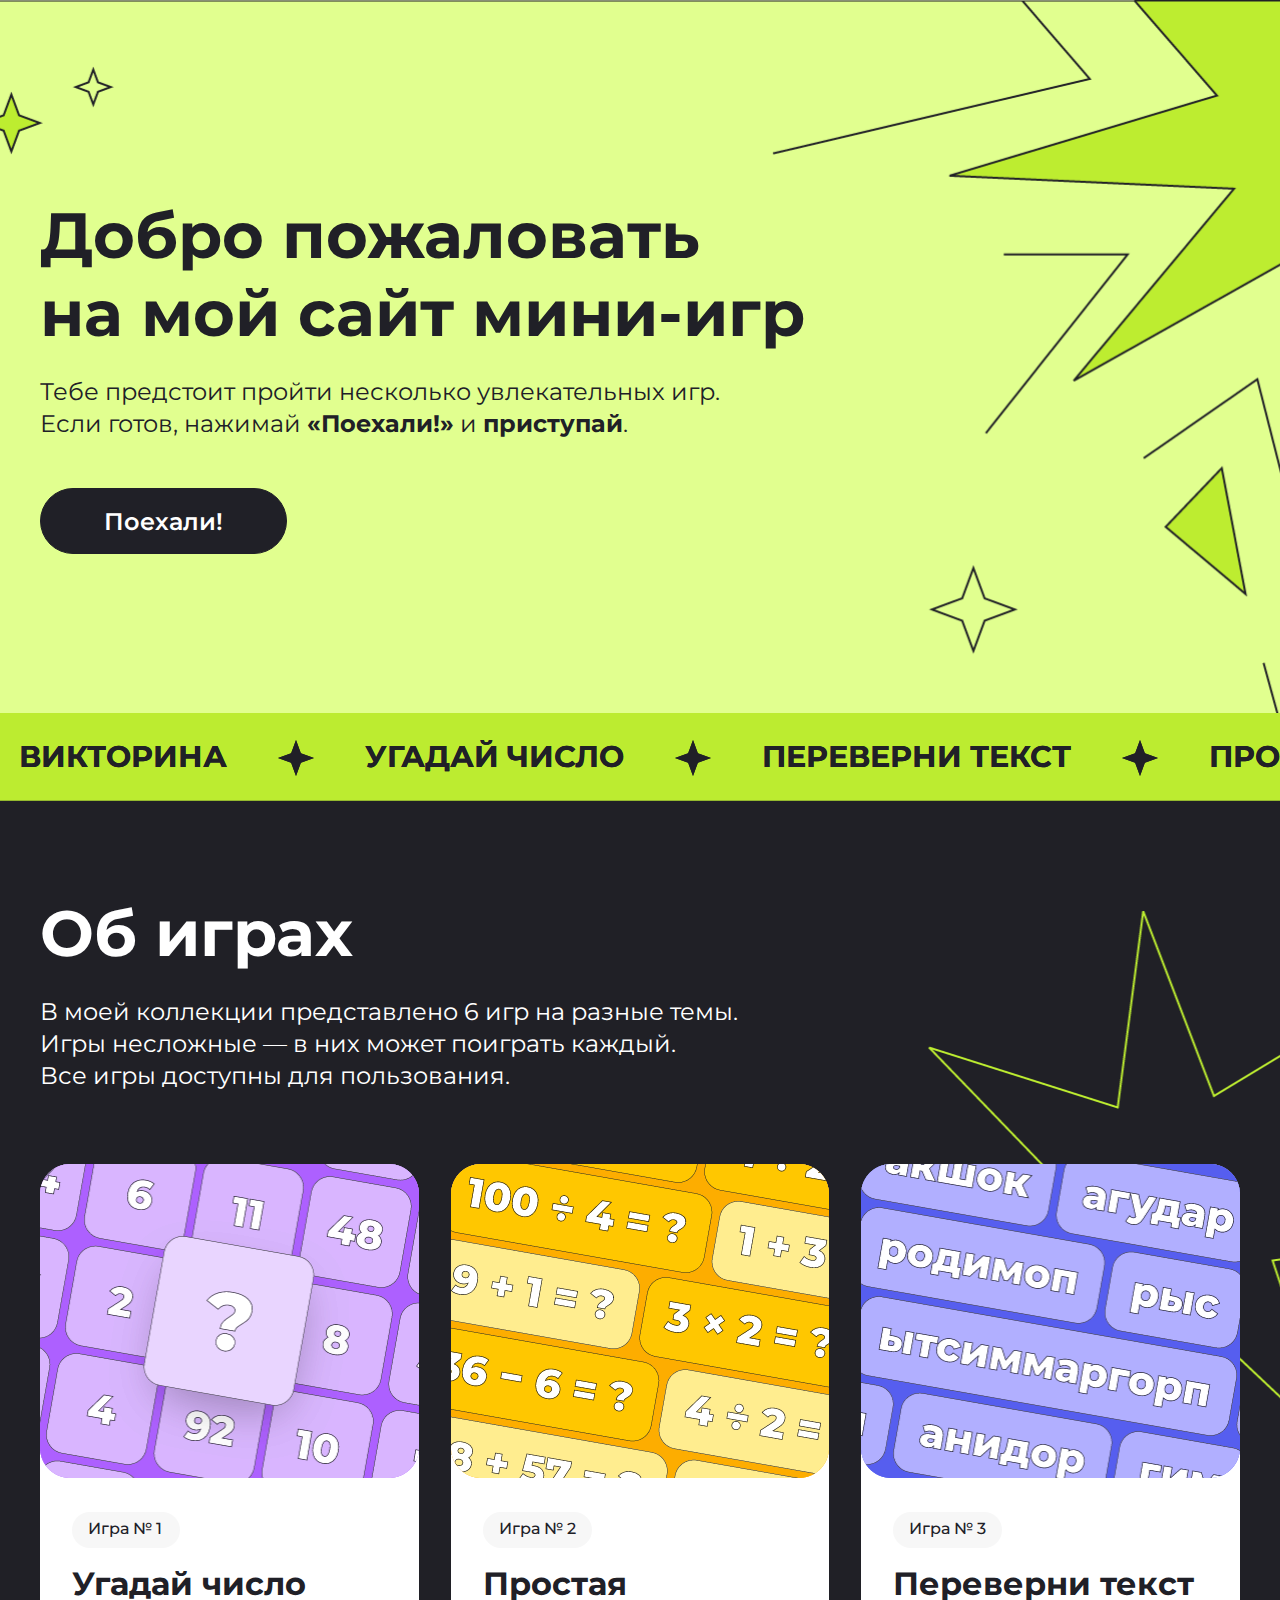
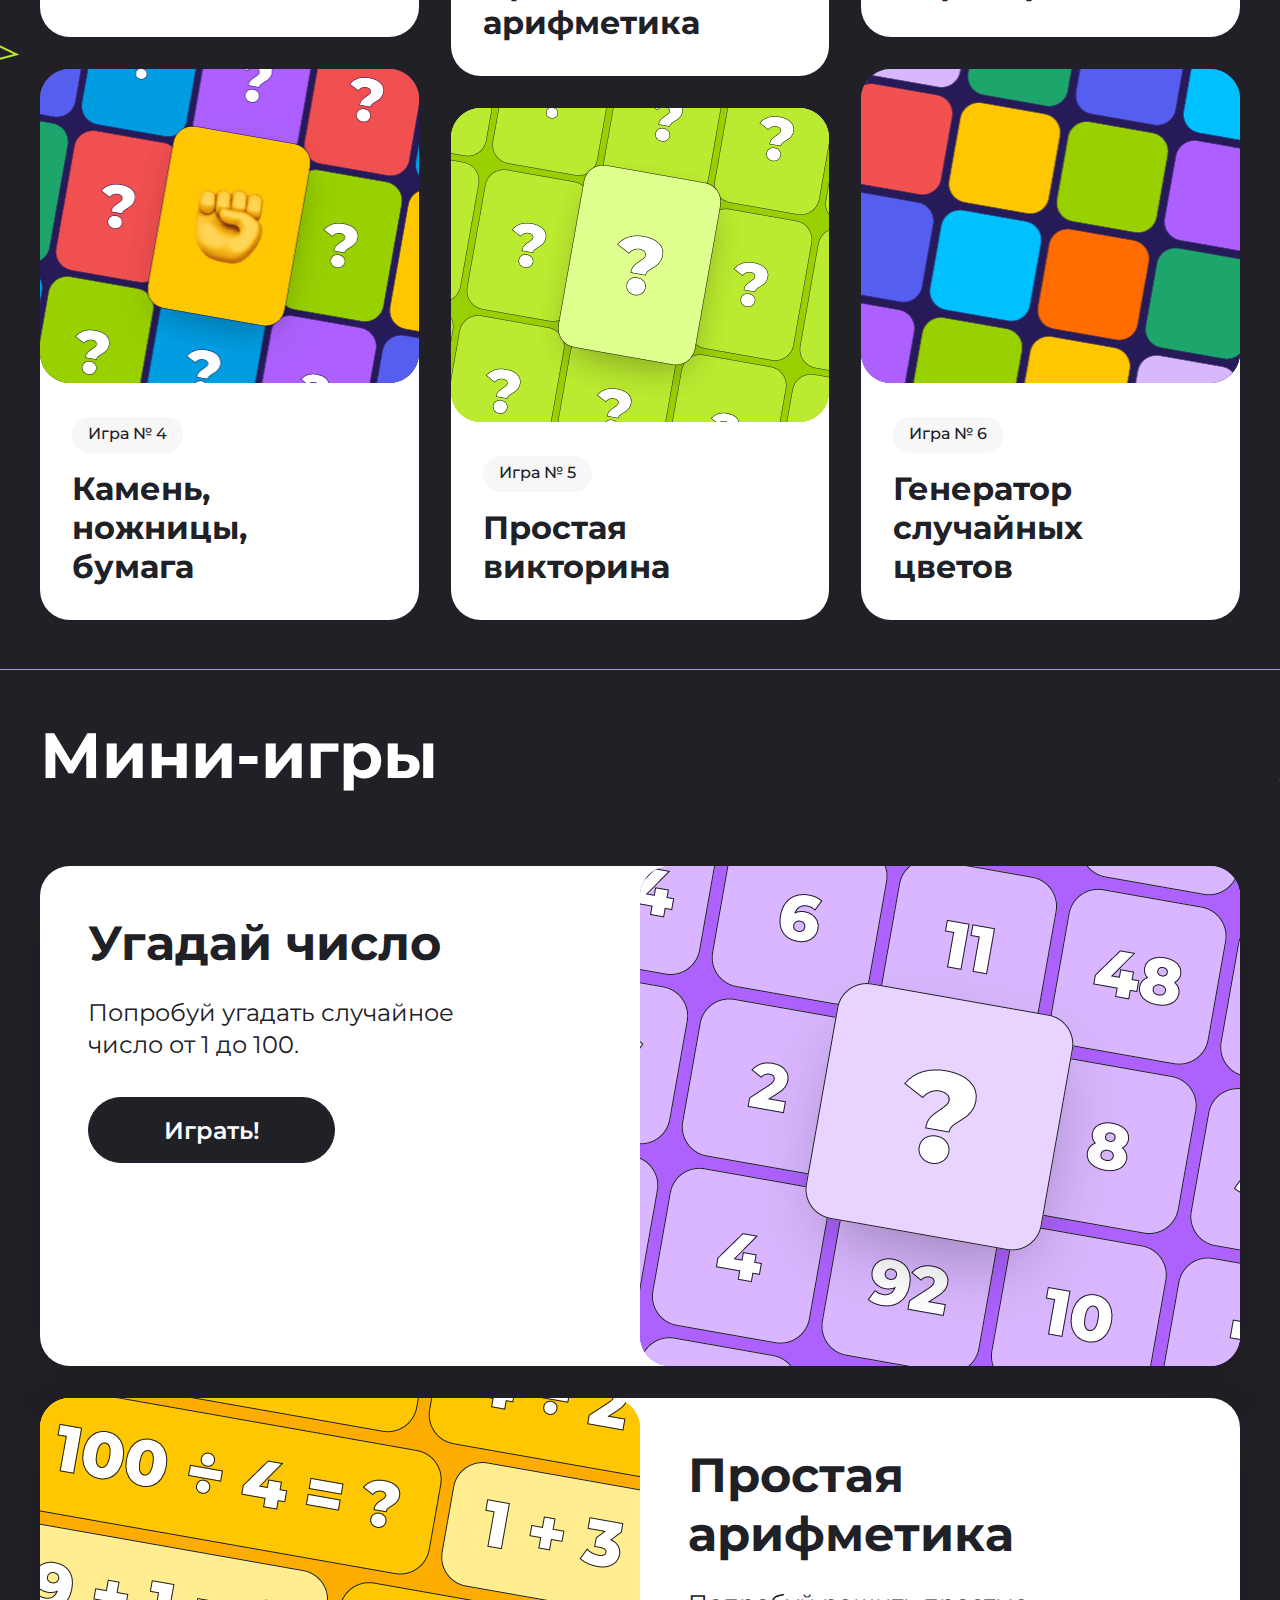
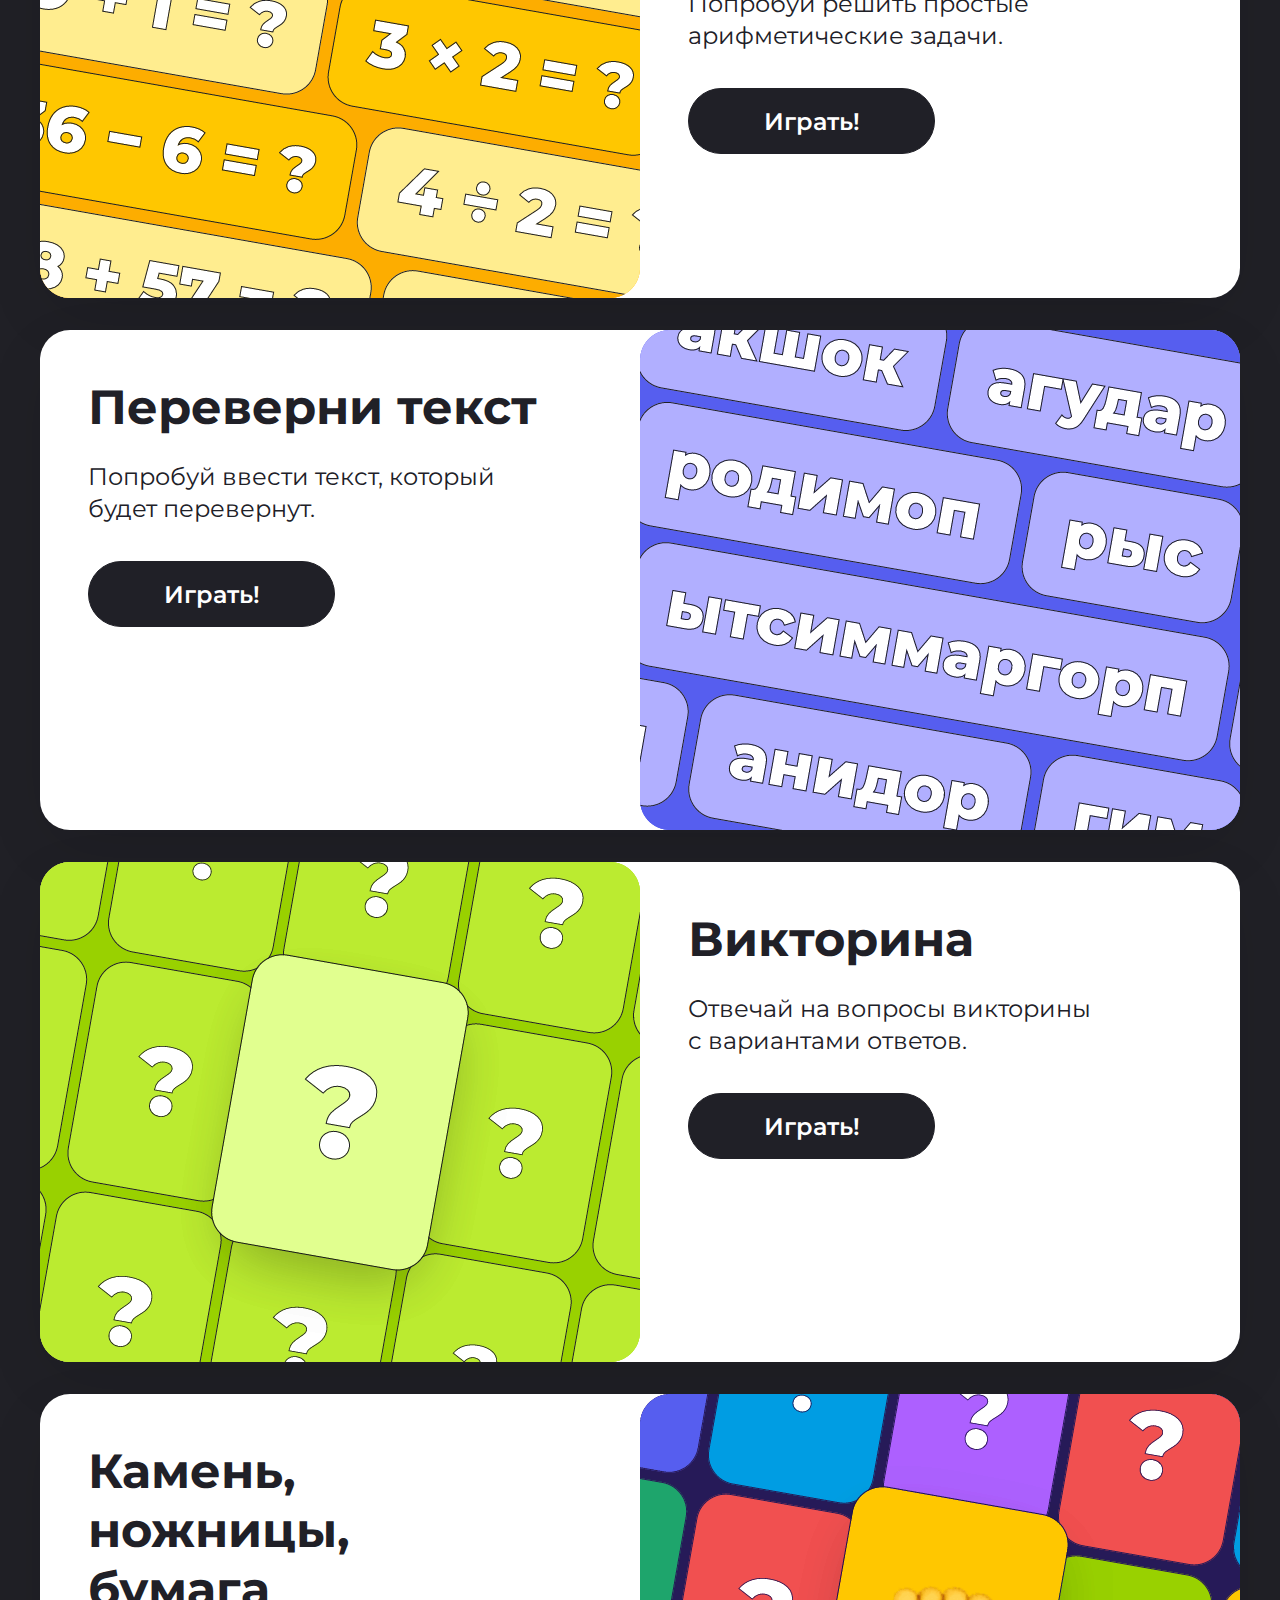
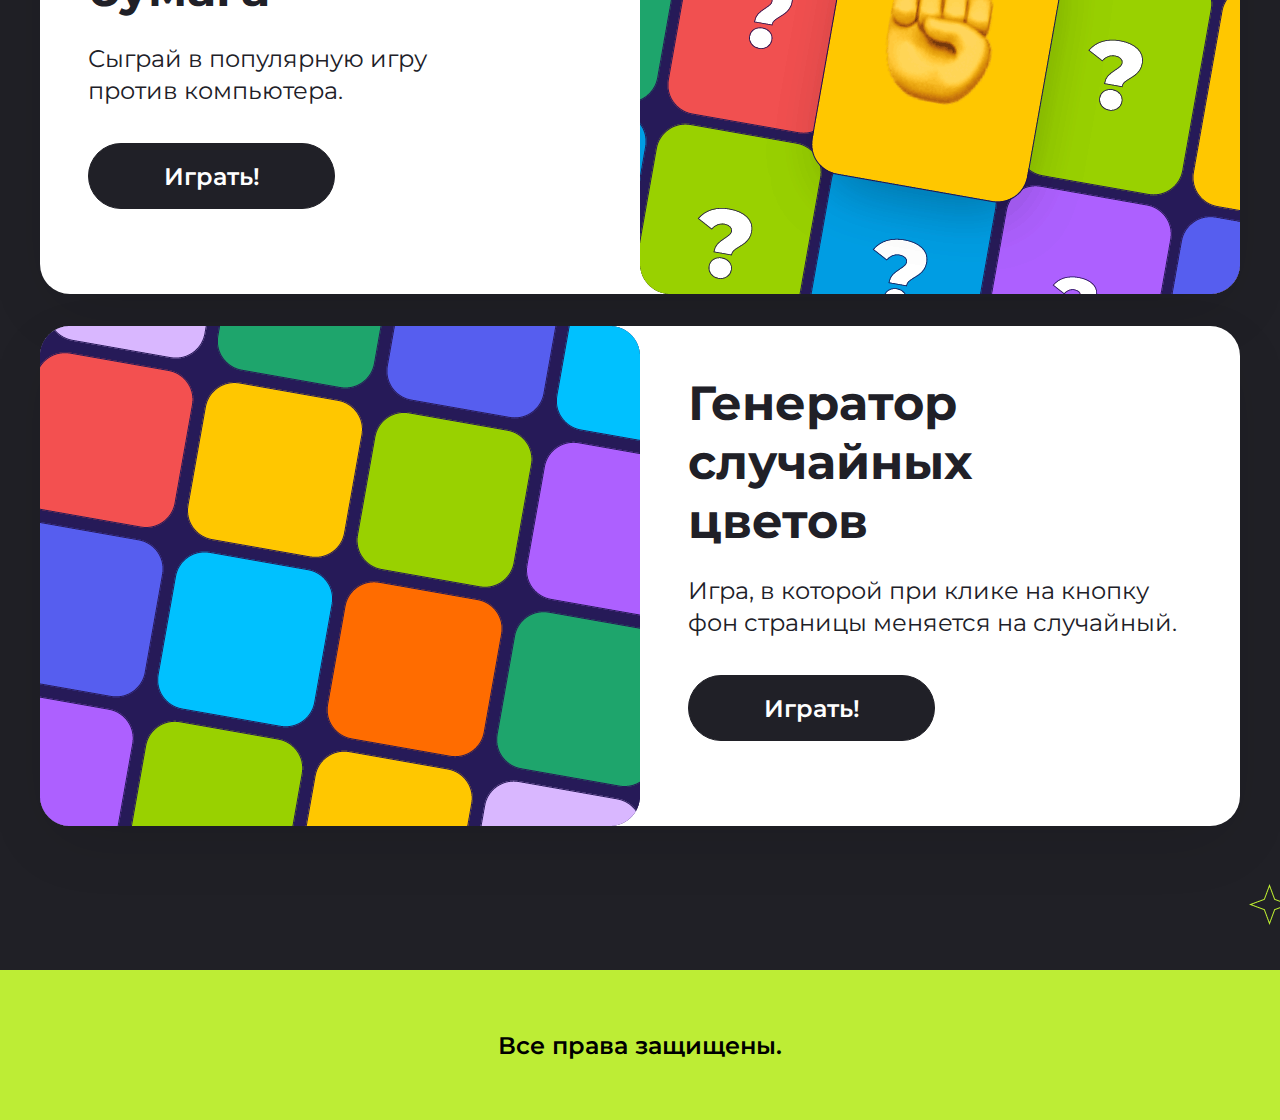
<file: coursework/index.html>
<!DOCTYPE html>
<html lang="en">

<head>
    <meta charset="UTF-8">
    <meta name="viewport" content="width=device-width, initial-scale=1.0">
    <title>Сoursework</title>
    <link rel="preconnect" href="https://fonts.googleapis.com">
    <link rel="preconnect" href="https://fonts.gstatic.com" crossorigin>
    <link href="https://fonts.googleapis.com/css2?family=Montserrat:ital,wght@0,100..900;1,100..900&display=swap"
        rel="stylesheet">
    <link rel="stylesheet" href="style.css">
</head>

<body>
    <header class="header center">
        <h1 class="header__title">Добро пожаловать<br>на мой сайт мини-игр</h1>
        <p class="header__text">Тебе предстоит пройти несколько увлекательных игр. Если готов, нажимай <b>«Поехали!»</b>
            и <b>приступай</b>.</p>
        <a class="header__button" href="#about">Поехали!</a>
        <div class="animated-strip">
            <ul class="animated-strip__list start-scrolling">
                <li class="animated-strip__item">Викторина</li>
                <li class="animated-strip__item">Угадай число</li>
                <li class="animated-strip__item">Переверни текст</li>
                <li class="animated-strip__item">Простая арифметика</li>
                <li class="animated-strip__item">Камень, ножницы, бумага</li>
                <li class="animated-strip__item">Генератор случайных цветов</li>
            </ul>
            <ul aria-hidden="true" class="animated-strip__list next-scrolling">
                <li class="animated-strip__item">Викторина</li>
                <li class="animated-strip__item">Угадай число</li>
                <li class="animated-strip__item">Переверни текст</li>
                <li class="animated-strip__item">Простая арифметика</li>
                <li class="animated-strip__item">Камень, ножницы, бумага</li>
                <li class="animated-strip__item">Генератор случайных цветов</li>
            </ul>
        </div>
    </header>
    <section class="about-games center" id="about">
        <h2 class="about-games__title">Об играх</h2>
        <p class="about-games__text">В моей коллекции представлено 6 игр на разные темы.<br>Игры несложные — в них может
            поиграть каждый.<br>Все игры доступны для пользования.</p>
        <div class="about-games__box">
            <a class="about-games__link about-games__link_1" href="#game_1">
                <article class="game-card">
                    <img class="game-card__img" src="images/game1.png" alt="Игра № 1">
                    <div class="game-card__info">
                        <p class="game-card__number">Игра № 1</p>
                        <p class="game-card__name">Угадай число</p>
                    </div>
                </article>
            </a>
            <a class="about-games__link about-games__link_2" href="#game_2">
                <article class="game-card">
                    <img class="game-card__img" src="images/game2.png" alt="Игра № 2">
                    <div class="game-card__info">
                        <p class="game-card__number">Игра № 2</p>
                        <p class="game-card__name">Простая арифметика</p>
                    </div>
                </article>
            </a>
            <a class="about-games__link about-games__link_3" href="#game_3">
                <article class="game-card">
                    <img class="game-card__img" src="images/game3.png" alt="Игра № 3">
                    <div class="game-card__info">
                        <p class="game-card__number">Игра № 3</p>
                        <p class="game-card__name">Переверни текст</p>
                    </div>
                </article>
            </a>
            <a class="about-games__link about-games__link_4" href="#game_5">
                <article class="game-card">
                    <img class="game-card__img" src="images/game4.png" alt="Игра № 4">
                    <div class="game-card__info">
                        <p class="game-card__number">Игра № 4</p>
                        <p class="game-card__name">Камень,<br>ножницы,<br>бумага</p>
                    </div>
                </article>
            </a>
            <a class="about-games__link about-games__link_5" href="#game_4">
                <article class="game-card">
                    <img class="game-card__img" src="images/game5.png" alt="Игра № 5">
                    <div class="game-card__info">
                        <p class="game-card__number">Игра № 5</p>
                        <p class="game-card__name">Простая викторина</p>
                    </div>
                </article>
            </a>
            <a class="about-games__link about-games__link_6" href="#game_6">
                <article class="game-card">
                    <img class="game-card__img" src="images/game6.png" alt="Игра № 6">
                    <div class="game-card__info">
                        <p class="game-card__number">Игра № 6</p>
                        <p class="game-card__name">Генератор случайных цветов</p>
                    </div>
                </article>
            </a>
        </div>
    </section>
    <section class="games center">
        <h2 class="games__title">Мини-игры</h2>
        <div class="games__content">
            <article class="game game_row-reverse" id="game_1">
                <img class="game__img" src="images/game_1.png" alt="Угадай число">
                <div class="game__info">
                    <p class="game__name">Угадай число</p>
                    <p class="game__desc">Попробуй угадать случайное <br>число от 1 до 100.</p>
                    <button type="button" onclick="game1(1, 100)" class="game__button">Играть!</button>
                </div>
            </article>
            <article class="game" id="game_2">
                <img class="game__img" src="images/game_2.png" alt="Простая арифметика">
                <div class="game__info">
                    <p class="game__name">Простая арифметика</p>
                    <p class="game__desc">Попробуй решить простые арифметические задачи.</p>
                    <button type="button" onclick="game2()" class="game__button">Играть!</button>
                </div>
            </article>
            <article class="game game_row-reverse" id="game_3">
                <img class="game__img" src="images/game_3.png" alt="Переверни текст">
                <div class="game__info">
                    <p class="game__name">Переверни текст</p>
                    <p class="game__desc">Попробуй ввести текст, который <br>будет перевернут.</p>
                    <button type="button" onclick="game3()" class="game__button">Играть!</button>
                </div>
            </article>
            <article class="game" id="game_4">
                <img class="game__img" src="images/game_4.png" alt="Викторина">
                <div class="game__info">
                    <p class="game__name">Викторина</p>
                    <p class="game__desc">Отвечай на вопросы викторины <br>с вариантами ответов.</p>
                    <button type="button" onclick="game4()" class="game__button">Играть!</button>
                </div>
            </article>
            <article class="game game_row-reverse" id="game_5">
                <img class="game__img" src="images/game_5.png" alt="Камень, ножницы, бумага">
                <div class="game__info">
                    <p class="game__name">Камень, <br>ножницы, <br>бумага</p>
                    <p class="game__desc">Сыграй в популярную игру <br>против компьютера.</p>
                    <button type="button" onclick="game5()" class="game__button">Играть!</button>
                </div>
            </article>
            <article class="game" id="game_6">
                <img class="game__img" src="images/game_6.png" alt="Генератор случайных цветов">
                <div class="game__info">
                    <p class="game__name">Генератор <br>случайных <br>цветов</p>
                    <p class="game__desc">Игра, в которой при клике на кнопку фон страницы меняется на случайный.</p>
                    <button type="button" class="game__button" id="button-game_6">Играть!</button>
                </div>
            </article>
        </div>
    </section>
    <footer class="footer center">
        <p class="footer__text">Все права защищены.</p>
    </footer>
    <script src="games.js"></script>
    
</body>

</html>
</file>
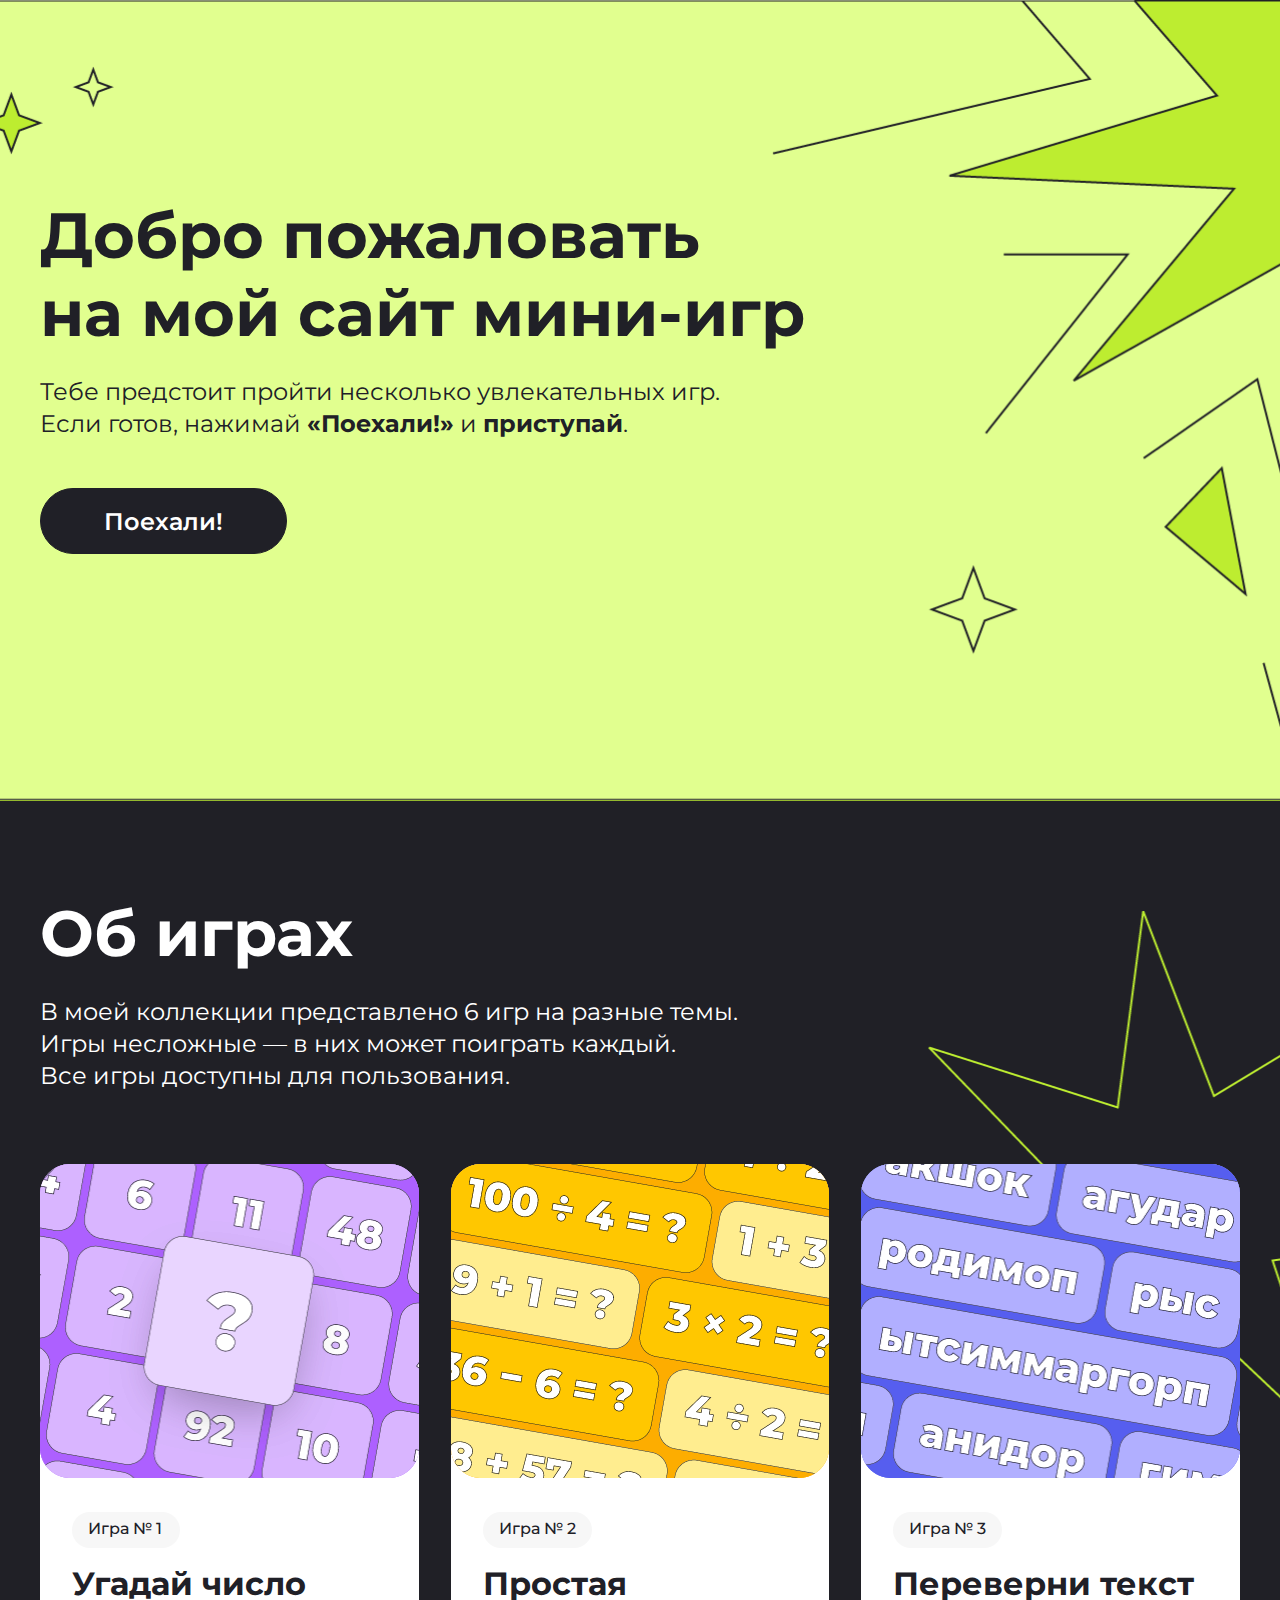
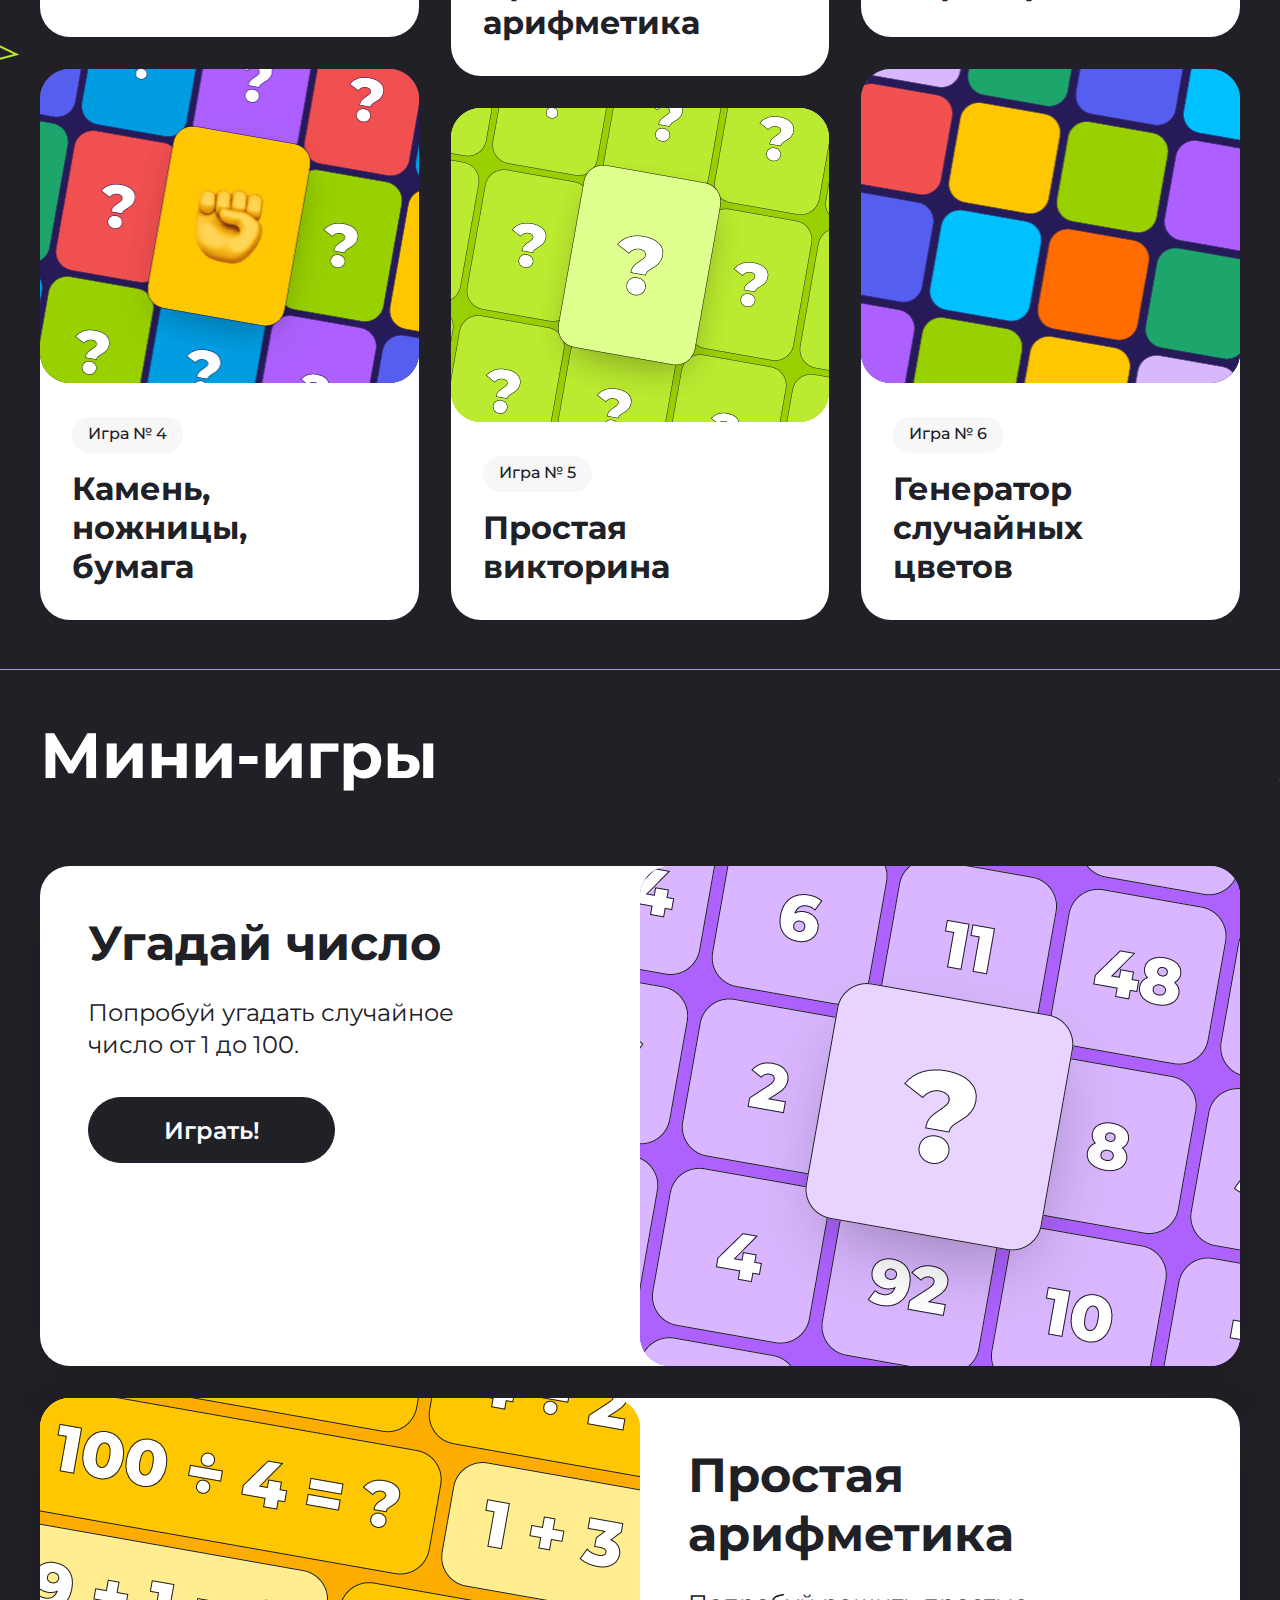
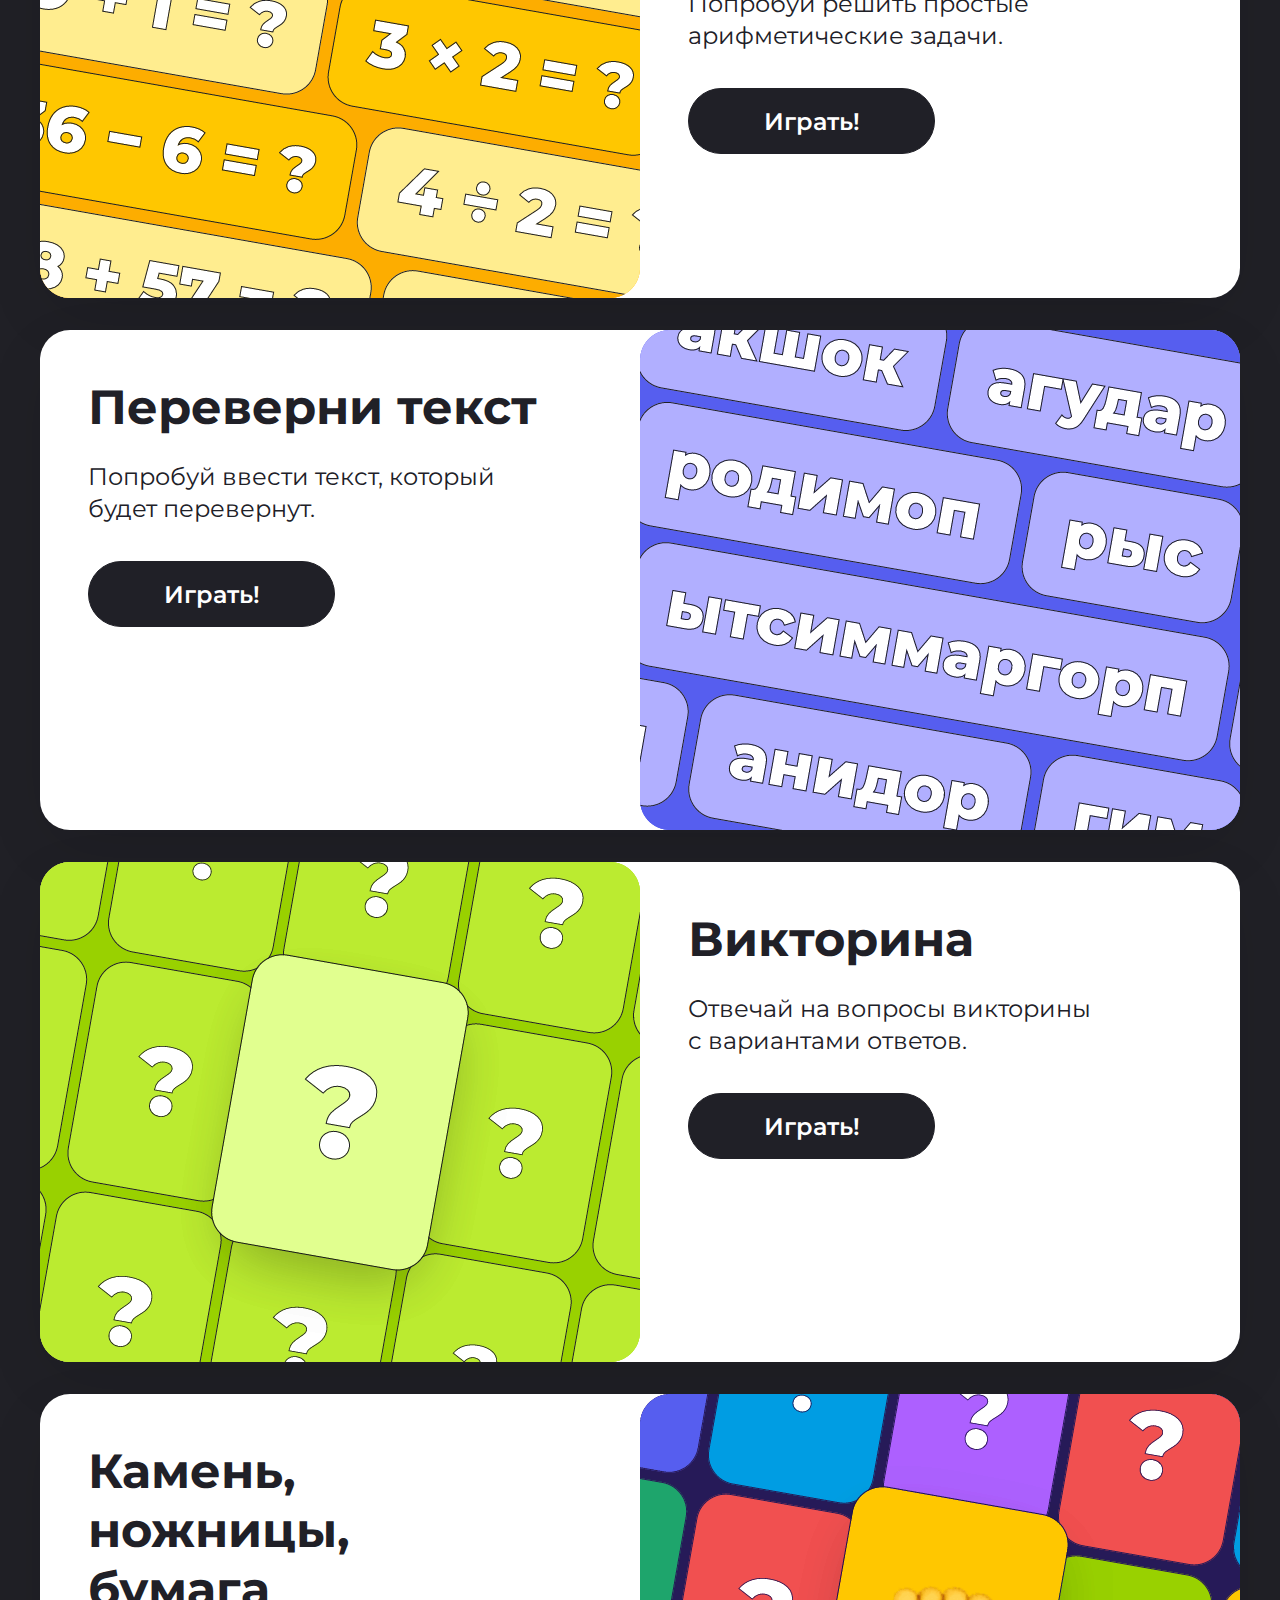
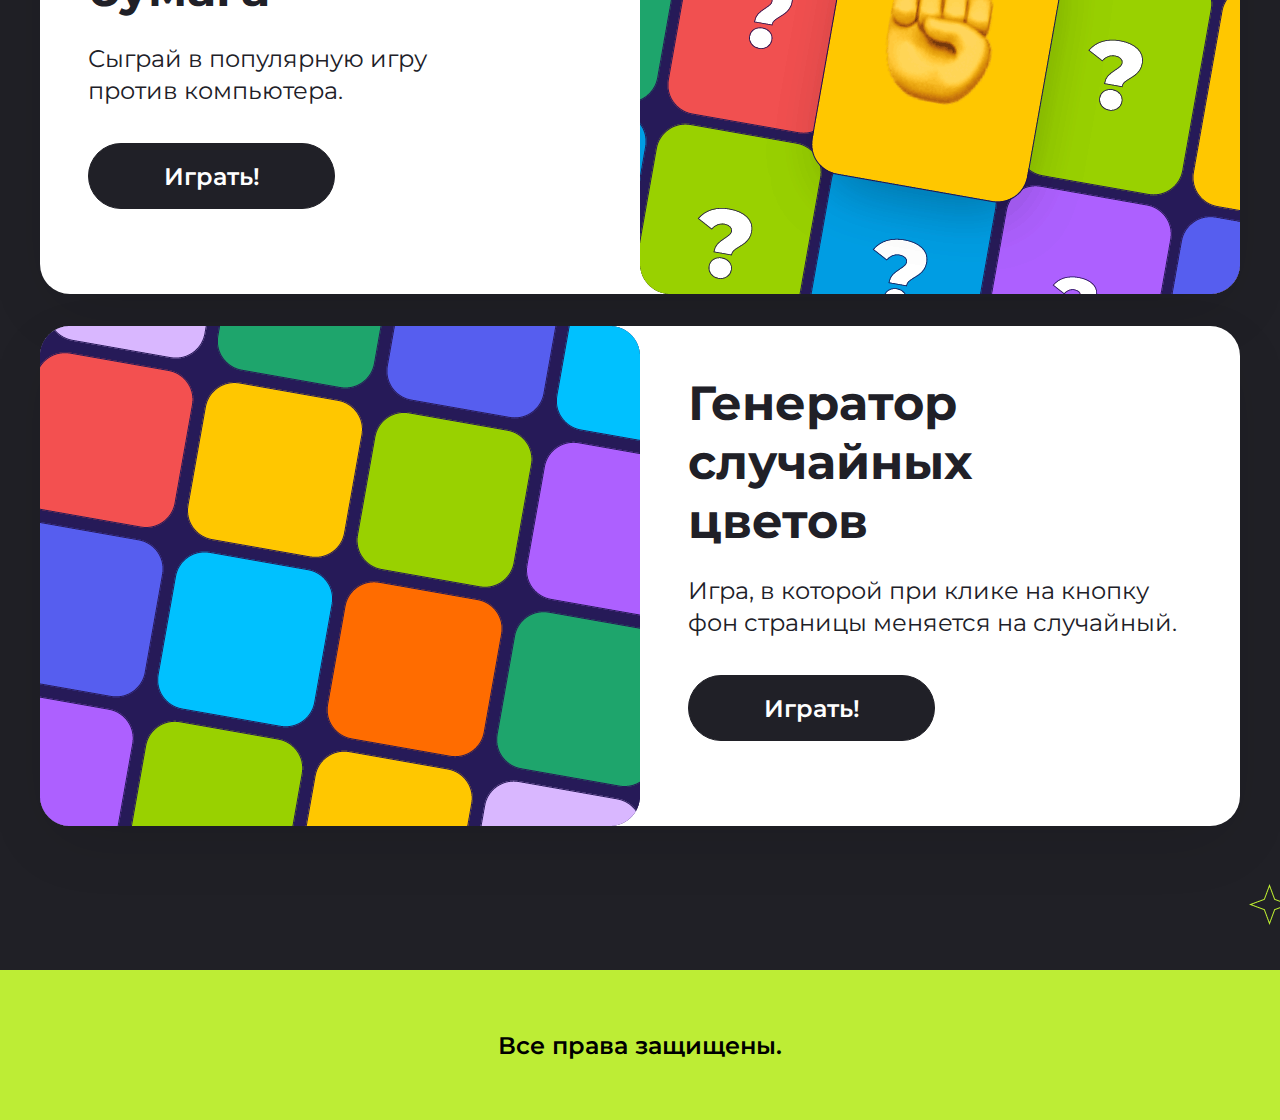
<file: HW3/index.html>
<!DOCTYPE html>
<html lang="en">

<head>
    <meta charset="UTF-8">
    <meta name="viewport" content="width=device-width, initial-scale=1.0">
    <title>Homework-3</title>
    <link rel="preconnect" href="https://fonts.googleapis.com">
    <link rel="preconnect" href="https://fonts.gstatic.com" crossorigin>
    <link href="https://fonts.googleapis.com/css2?family=Montserrat:ital,wght@0,100..900;1,100..900&display=swap"
        rel="stylesheet">
    <link rel="stylesheet" href="style.css">
</head>

<body>
    <header class="header center">
        <h1 class="header__title">Добро пожаловать<br>на мой сайт мини-игр</h1>
        <p class="header__text">Тебе предстоит пройти несколько увлекательных игр. Если готов, нажимай <b>«Поехали!»</b>
            и <b>приступай</b>.</p>
        <a class="header__button" href="#about">Поехали!</a>
    </header>
    <section class="about-games center" id="about">
        <h2 class="about-games__title">Об играх</h2>
        <p class="about-games__text">В моей коллекции представлено 6 игр на разные темы.<br>Игры несложные — в них может
            поиграть каждый.<br>Все игры доступны для пользования.</p>
        <div class="about-games__box">
            <a class="about-games__link about-games__link_1" href="#game_1">
                <article class="game-card">
                    <img class="game-card__img" src="images/game1.png" alt="Игра № 1">
                    <div class="game-card__info">
                        <p class="game-card__number">Игра № 1</p>
                        <p class="game-card__name">Угадай число</p>
                    </div>
                </article>
            </a>
            <a class="about-games__link about-games__link_2" href="#game_2">
                <article class="game-card">
                    <img class="game-card__img" src="images/game2.png" alt="Игра № 2">
                    <div class="game-card__info">
                        <p class="game-card__number">Игра № 2</p>
                        <p class="game-card__name">Простая арифметика</p>
                    </div>
                </article>
            </a>
            <a class="about-games__link about-games__link_3" href="#game_3">
                <article class="game-card">
                    <img class="game-card__img" src="images/game3.png" alt="Игра № 3">
                    <div class="game-card__info">
                        <p class="game-card__number">Игра № 3</p>
                        <p class="game-card__name">Переверни текст</p>
                    </div>
                </article>
            </a>
            <a class="about-games__link about-games__link_4" href="#game_5">
                <article class="game-card">
                    <img class="game-card__img" src="images/game4.png" alt="Игра № 4">
                    <div class="game-card__info">
                        <p class="game-card__number">Игра № 4</p>
                        <p class="game-card__name">Камень,<br>ножницы,<br>бумага</p>
                    </div>
                </article>
            </a>
            <a class="about-games__link about-games__link_5" href="#game_4">
                <article class="game-card">
                    <img class="game-card__img" src="images/game5.png" alt="Игра № 5">
                    <div class="game-card__info">
                        <p class="game-card__number">Игра № 5</p>
                        <p class="game-card__name">Простая викторина</p>
                    </div>
                </article>
            </a>
            <a class="about-games__link about-games__link_6" href="#game_6">
                <article class="game-card">
                    <img class="game-card__img" src="images/game6.png" alt="Игра № 6">
                    <div class="game-card__info">
                        <p class="game-card__number">Игра № 6</p>
                        <p class="game-card__name">Генератор случайных цветов</p>
                    </div>
                </article>
            </a>
        </div>
    </section>
    <section class="games center">
        <h2 class="games__title">Мини-игры</h2>
        <div class="games__content">
            <article class="game game_row-reverse" id="game_1">
                <img class="game__img" src="images/game_1.png" alt="Угадай число">
                <div class="game__info">
                    <p class="game__name">Угадай число</p>
                    <p class="game__desc">Попробуй угадать случайное <br>число от 1 до 100.</p>
                    <a class="game__link" href="#">Играть!</a>
                </div>
            </article>
            <article class="game" id="game_2">
                <img class="game__img" src="images/game_2.png" alt="Простая арифметика">
                <div class="game__info">
                    <p class="game__name">Простая арифметика</p>
                    <p class="game__desc">Попробуй решить простые арифметические задачи.</p>
                    <a class="game__link" href="#">Играть!</a>
                </div>
            </article>
            <article class="game game_row-reverse" id="game_3">
                <img class="game__img" src="images/game_3.png" alt="Переверни текст">
                <div class="game__info">
                    <p class="game__name">Переверни текст</p>
                    <p class="game__desc">Попробуй ввести текст, который <br>будет перевернут.</p>
                    <a class="game__link" href="#">Играть!</a>
                </div>
            </article>
            <article class="game" id="game_4">
                <img class="game__img" src="images/game_4.png" alt="Викторина">
                <div class="game__info">
                    <p class="game__name">Викторина</p>
                    <p class="game__desc">Отвечай на вопросы викторины <br>с вариантами ответов.</p>
                    <a class="game__link" href="#">Играть!</a>
                </div>
            </article>
            <article class="game game_row-reverse" id="game_5">
                <img class="game__img" src="images/game_5.png" alt="Камень, ножницы, бумага">
                <div class="game__info">
                    <p class="game__name">Камень, <br>ножницы, <br>бумага</p>
                    <p class="game__desc">Сыграй в популярную игру <br>против компьютера.</p>
                    <a class="game__link" href="#">Играть!</a>
                </div>
            </article>
            <article class="game" id="game_6">
                <img class="game__img" src="images/game_6.png" alt="Генератор случайных цветов">
                <div class="game__info">
                    <p class="game__name">Генератор <br>случайных <br>цветов</p>
                    <p class="game__desc">Игра, в которой при клике на кнопку фон страницы меняется на случайный.</p>
                    <a class="game__link" href="#">Играть!</a>
                </div>
            </article>
        </div>
    </section>
    <footer class="footer center">
        <p class="footer__text">Все права защищены.</p>
    </footer>
    <script src="hw-6.js"></script>
</body>

</html>
</file>
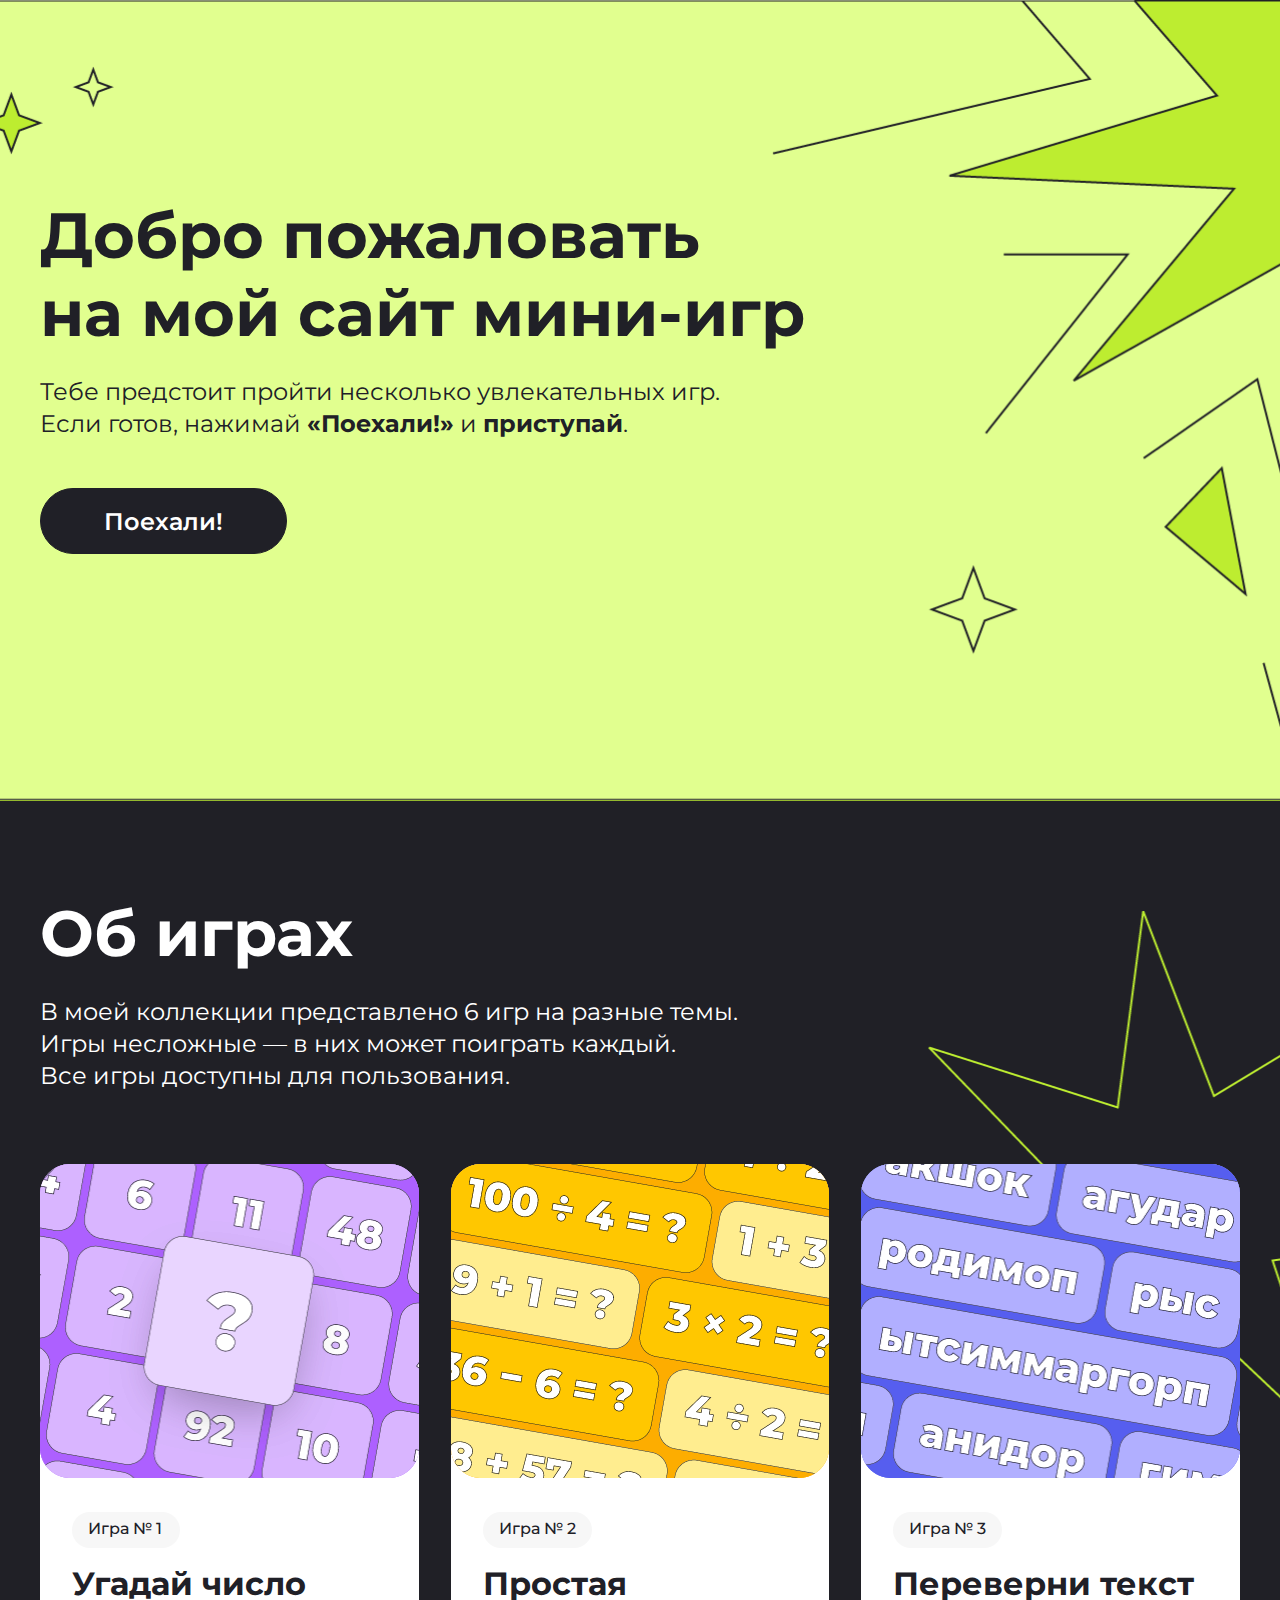
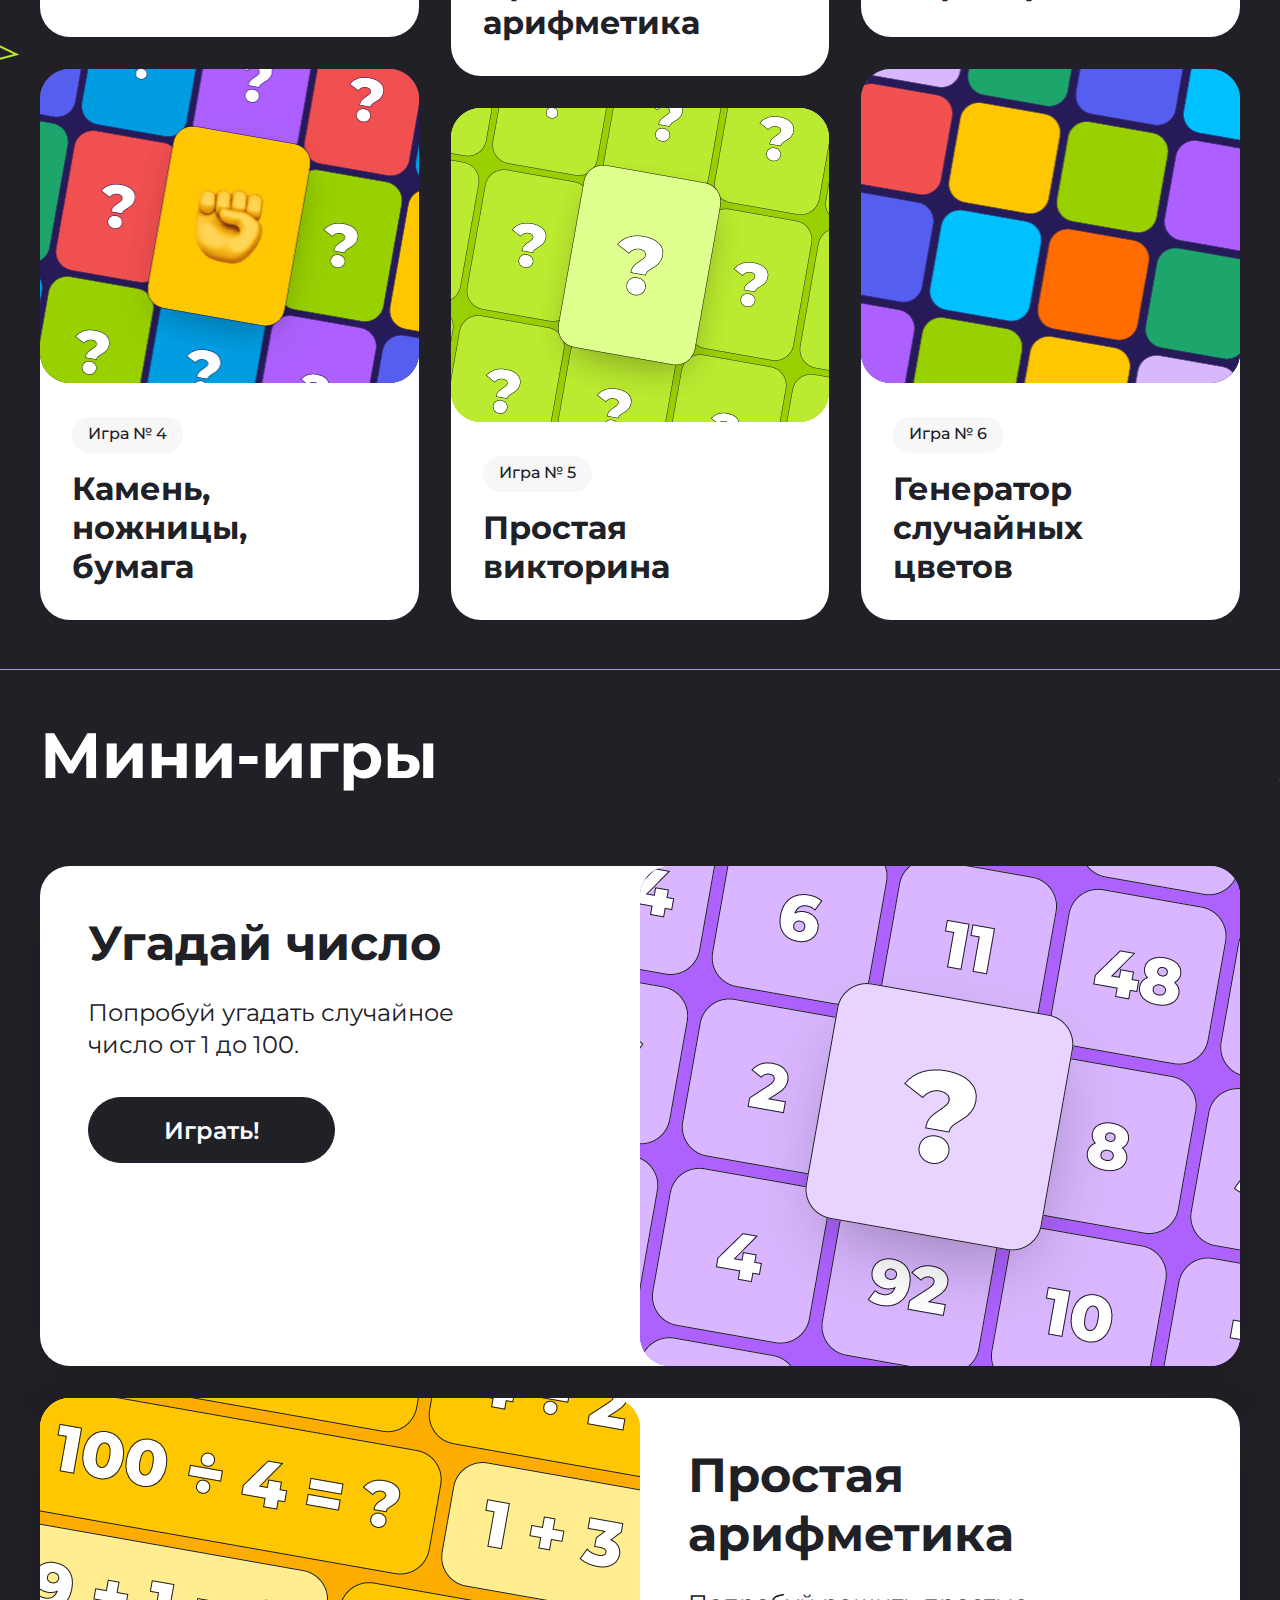
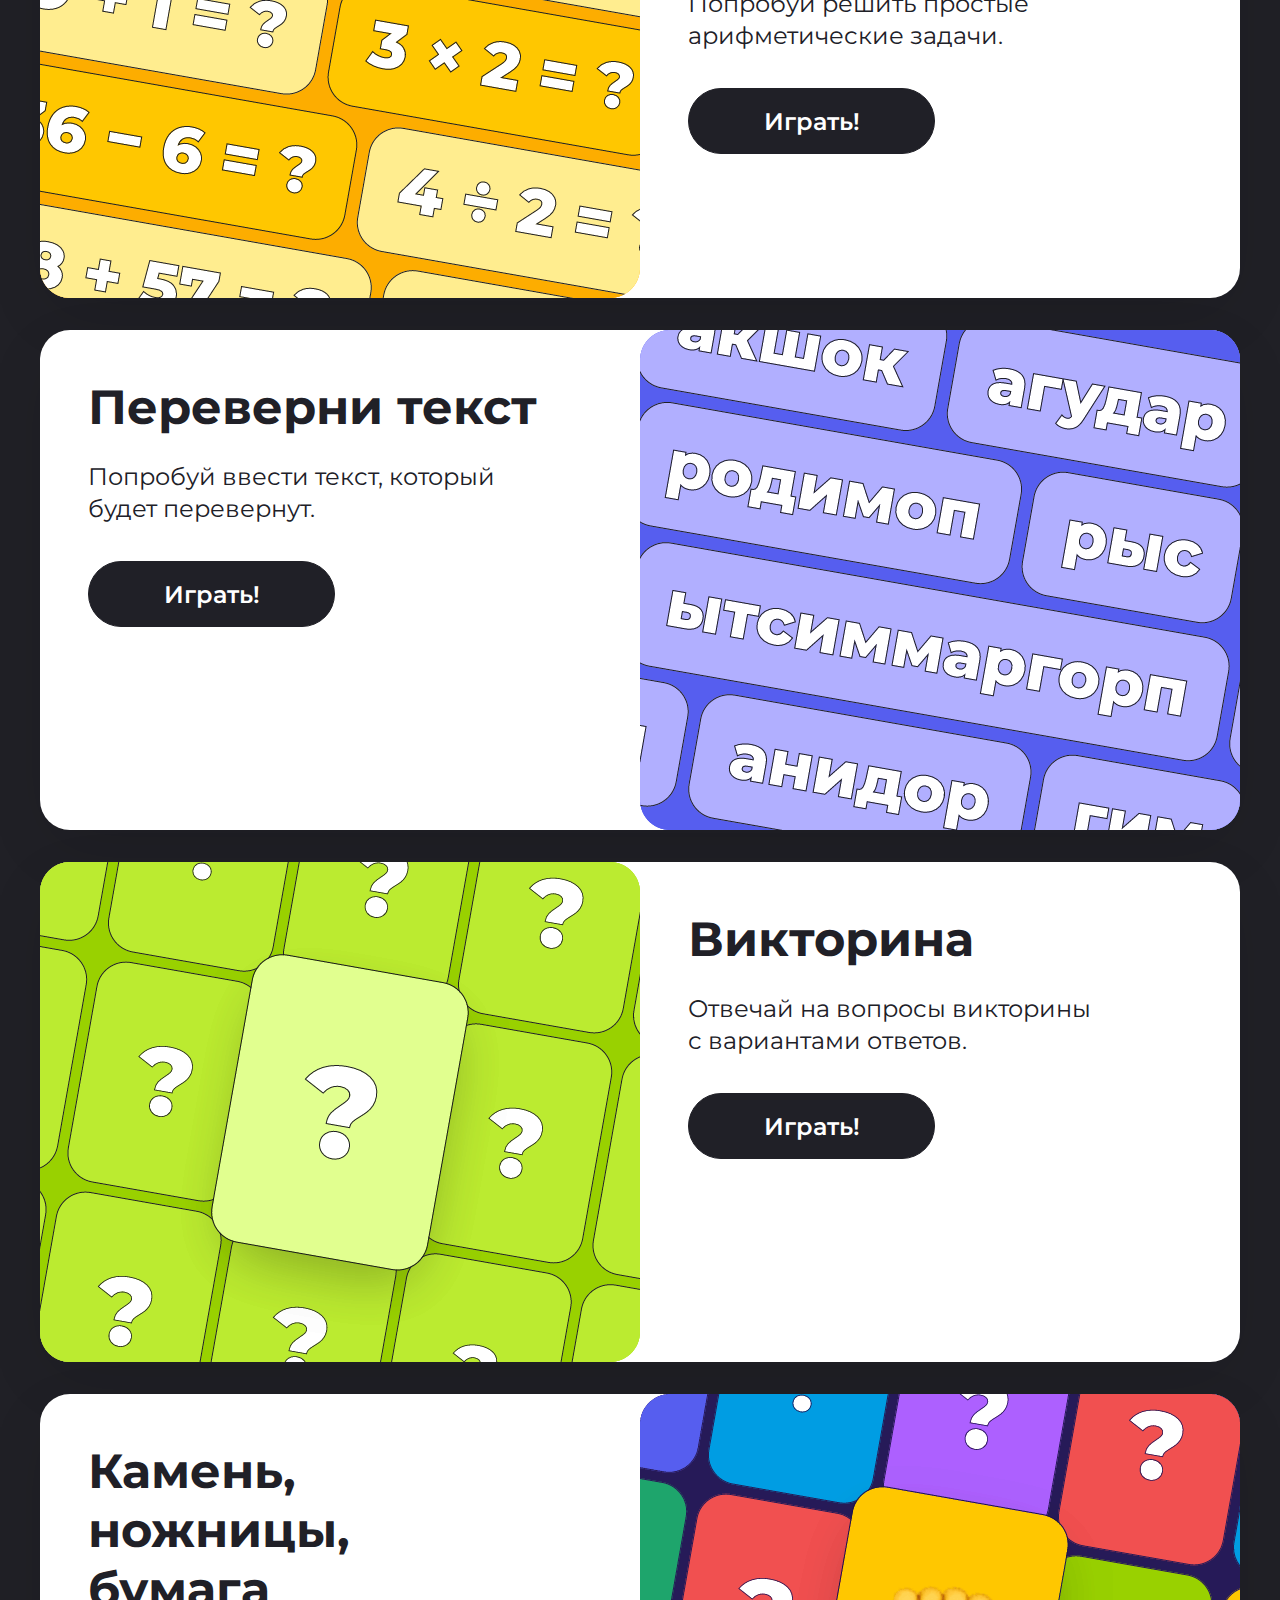
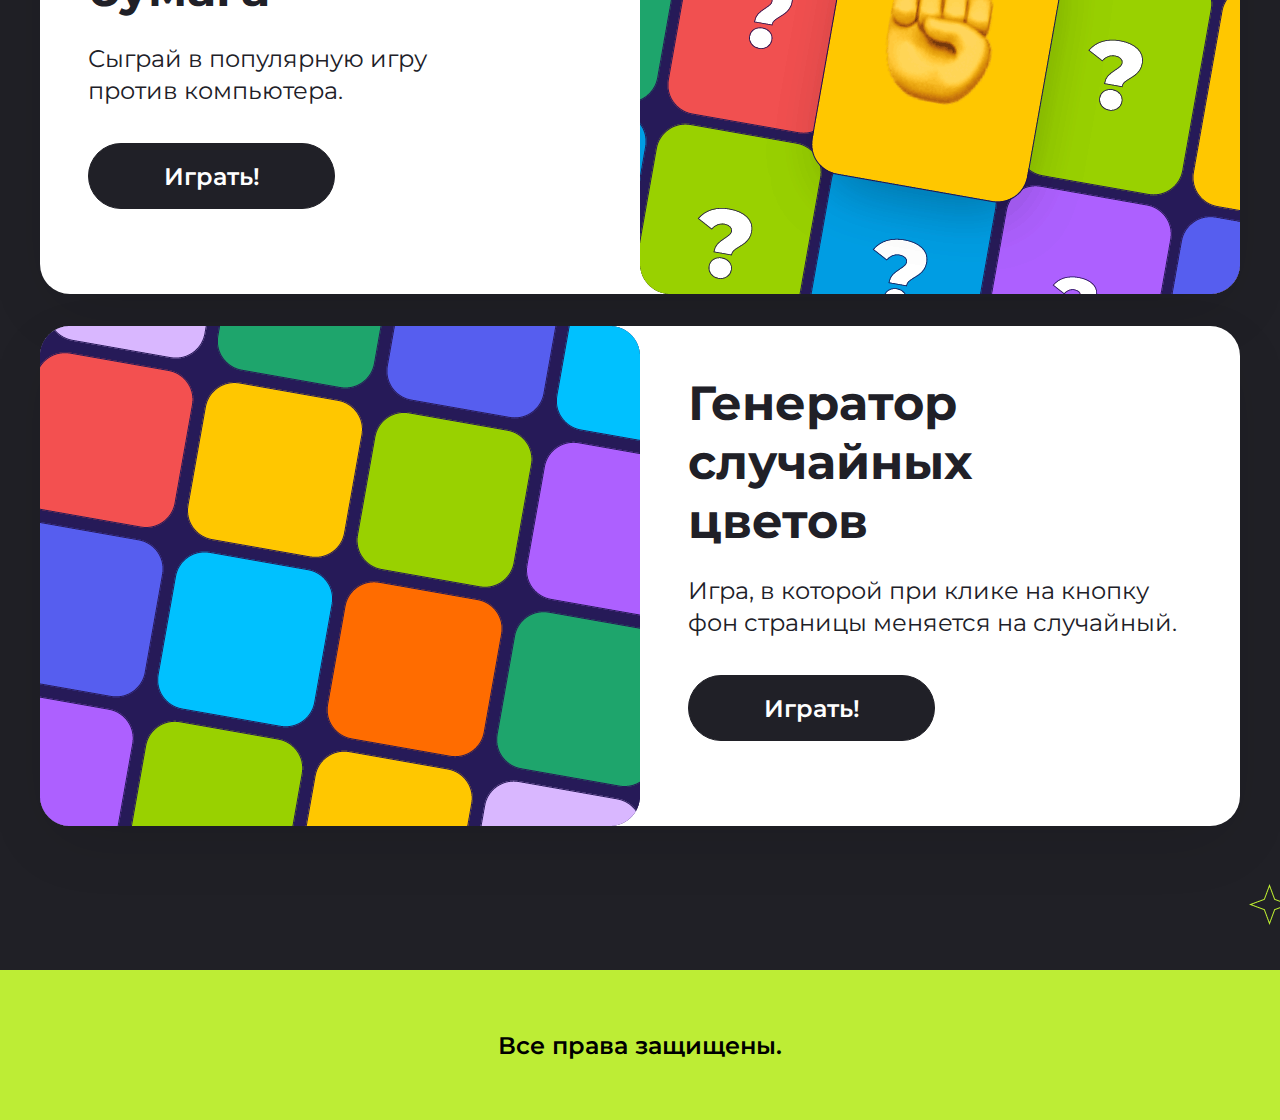
<file: HW4/index.html>
<!DOCTYPE html>
<html lang="en">

<head>
    <meta charset="UTF-8">
    <meta name="viewport" content="width=device-width, initial-scale=1.0">
    <title>Homework-4</title>
    <link rel="preconnect" href="https://fonts.googleapis.com">
    <link rel="preconnect" href="https://fonts.gstatic.com" crossorigin>
    <link href="https://fonts.googleapis.com/css2?family=Montserrat:ital,wght@0,100..900;1,100..900&display=swap"
        rel="stylesheet">
    <link rel="stylesheet" href="style.css">
</head>

<body>
    <header class="header center">
        <h1 class="header__title">Добро пожаловать<br>на мой сайт мини-игр</h1>
        <p class="header__text">Тебе предстоит пройти несколько увлекательных игр. Если готов, нажимай <b>«Поехали!»</b>
            и <b>приступай</b>.</p>
        <a class="header__button" href="#about">Поехали!</a>
    </header>
    <section class="about-games center" id="about">
        <h2 class="about-games__title">Об играх</h2>
        <p class="about-games__text">В моей коллекции представлено 6 игр на разные темы.<br>Игры несложные — в них может
            поиграть каждый.<br>Все игры доступны для пользования.</p>
        <div class="about-games__box">
            <a class="about-games__link about-games__link_1" href="#game_1">
                <article class="game-card">
                    <img class="game-card__img" src="images/game1.png" alt="Игра № 1">
                    <div class="game-card__info">
                        <p class="game-card__number">Игра № 1</p>
                        <p class="game-card__name">Угадай число</p>
                    </div>
                </article>
            </a>
            <a class="about-games__link about-games__link_2" href="#game_2">
                <article class="game-card">
                    <img class="game-card__img" src="images/game2.png" alt="Игра № 2">
                    <div class="game-card__info">
                        <p class="game-card__number">Игра № 2</p>
                        <p class="game-card__name">Простая арифметика</p>
                    </div>
                </article>
            </a>
            <a class="about-games__link about-games__link_3" href="#game_3">
                <article class="game-card">
                    <img class="game-card__img" src="images/game3.png" alt="Игра № 3">
                    <div class="game-card__info">
                        <p class="game-card__number">Игра № 3</p>
                        <p class="game-card__name">Переверни текст</p>
                    </div>
                </article>
            </a>
            <a class="about-games__link about-games__link_4" href="#game_5">
                <article class="game-card">
                    <img class="game-card__img" src="images/game4.png" alt="Игра № 4">
                    <div class="game-card__info">
                        <p class="game-card__number">Игра № 4</p>
                        <p class="game-card__name">Камень,<br>ножницы,<br>бумага</p>
                    </div>
                </article>
            </a>
            <a class="about-games__link about-games__link_5" href="#game_4">
                <article class="game-card">
                    <img class="game-card__img" src="images/game5.png" alt="Игра № 5">
                    <div class="game-card__info">
                        <p class="game-card__number">Игра № 5</p>
                        <p class="game-card__name">Простая викторина</p>
                    </div>
                </article>
            </a>
            <a class="about-games__link about-games__link_6" href="#game_6">
                <article class="game-card">
                    <img class="game-card__img" src="images/game6.png" alt="Игра № 6">
                    <div class="game-card__info">
                        <p class="game-card__number">Игра № 6</p>
                        <p class="game-card__name">Генератор случайных цветов</p>
                    </div>
                </article>
            </a>
        </div>
    </section>
    <section class="games center">
        <h2 class="games__title">Мини-игры</h2>
        <div class="games__content">
            <article class="game game_row-reverse" id="game_1">
                <img class="game__img" src="images/game_1.png" alt="Угадай число">
                <div class="game__info">
                    <p class="game__name">Угадай число</p>
                    <p class="game__desc">Попробуй угадать случайное <br>число от 1 до 100.</p>
                    <a class="game__link" href="#">Играть!</a>
                </div>
            </article>
            <article class="game" id="game_2">
                <img class="game__img" src="images/game_2.png" alt="Простая арифметика">
                <div class="game__info">
                    <p class="game__name">Простая арифметика</p>
                    <p class="game__desc">Попробуй решить простые арифметические задачи.</p>
                    <a class="game__link" href="#">Играть!</a>
                </div>
            </article>
            <article class="game game_row-reverse" id="game_3">
                <img class="game__img" src="images/game_3.png" alt="Переверни текст">
                <div class="game__info">
                    <p class="game__name">Переверни текст</p>
                    <p class="game__desc">Попробуй ввести текст, который <br>будет перевернут.</p>
                    <a class="game__link" href="#">Играть!</a>
                </div>
            </article>
            <article class="game" id="game_4">
                <img class="game__img" src="images/game_4.png" alt="Викторина">
                <div class="game__info">
                    <p class="game__name">Викторина</p>
                    <p class="game__desc">Отвечай на вопросы викторины <br>с вариантами ответов.</p>
                    <a class="game__link" href="#">Играть!</a>
                </div>
            </article>
            <article class="game game_row-reverse" id="game_5">
                <img class="game__img" src="images/game_5.png" alt="Камень, ножницы, бумага">
                <div class="game__info">
                    <p class="game__name">Камень, <br>ножницы, <br>бумага</p>
                    <p class="game__desc">Сыграй в популярную игру <br>против компьютера.</p>
                    <a class="game__link" href="#">Играть!</a>
                </div>
            </article>
            <article class="game" id="game_6">
                <img class="game__img" src="images/game_6.png" alt="Генератор случайных цветов">
                <div class="game__info">
                    <p class="game__name">Генератор <br>случайных <br>цветов</p>
                    <p class="game__desc">Игра, в которой при клике на кнопку фон страницы меняется на случайный.</p>
                    <a class="game__link" href="#">Играть!</a>
                </div>
            </article>
        </div>
    </section>
    <footer class="footer center">
        <p class="footer__text">Все права защищены.</p>
    </footer>
    <script src="hw-8.js"></script>
</body>

</html>
</file>
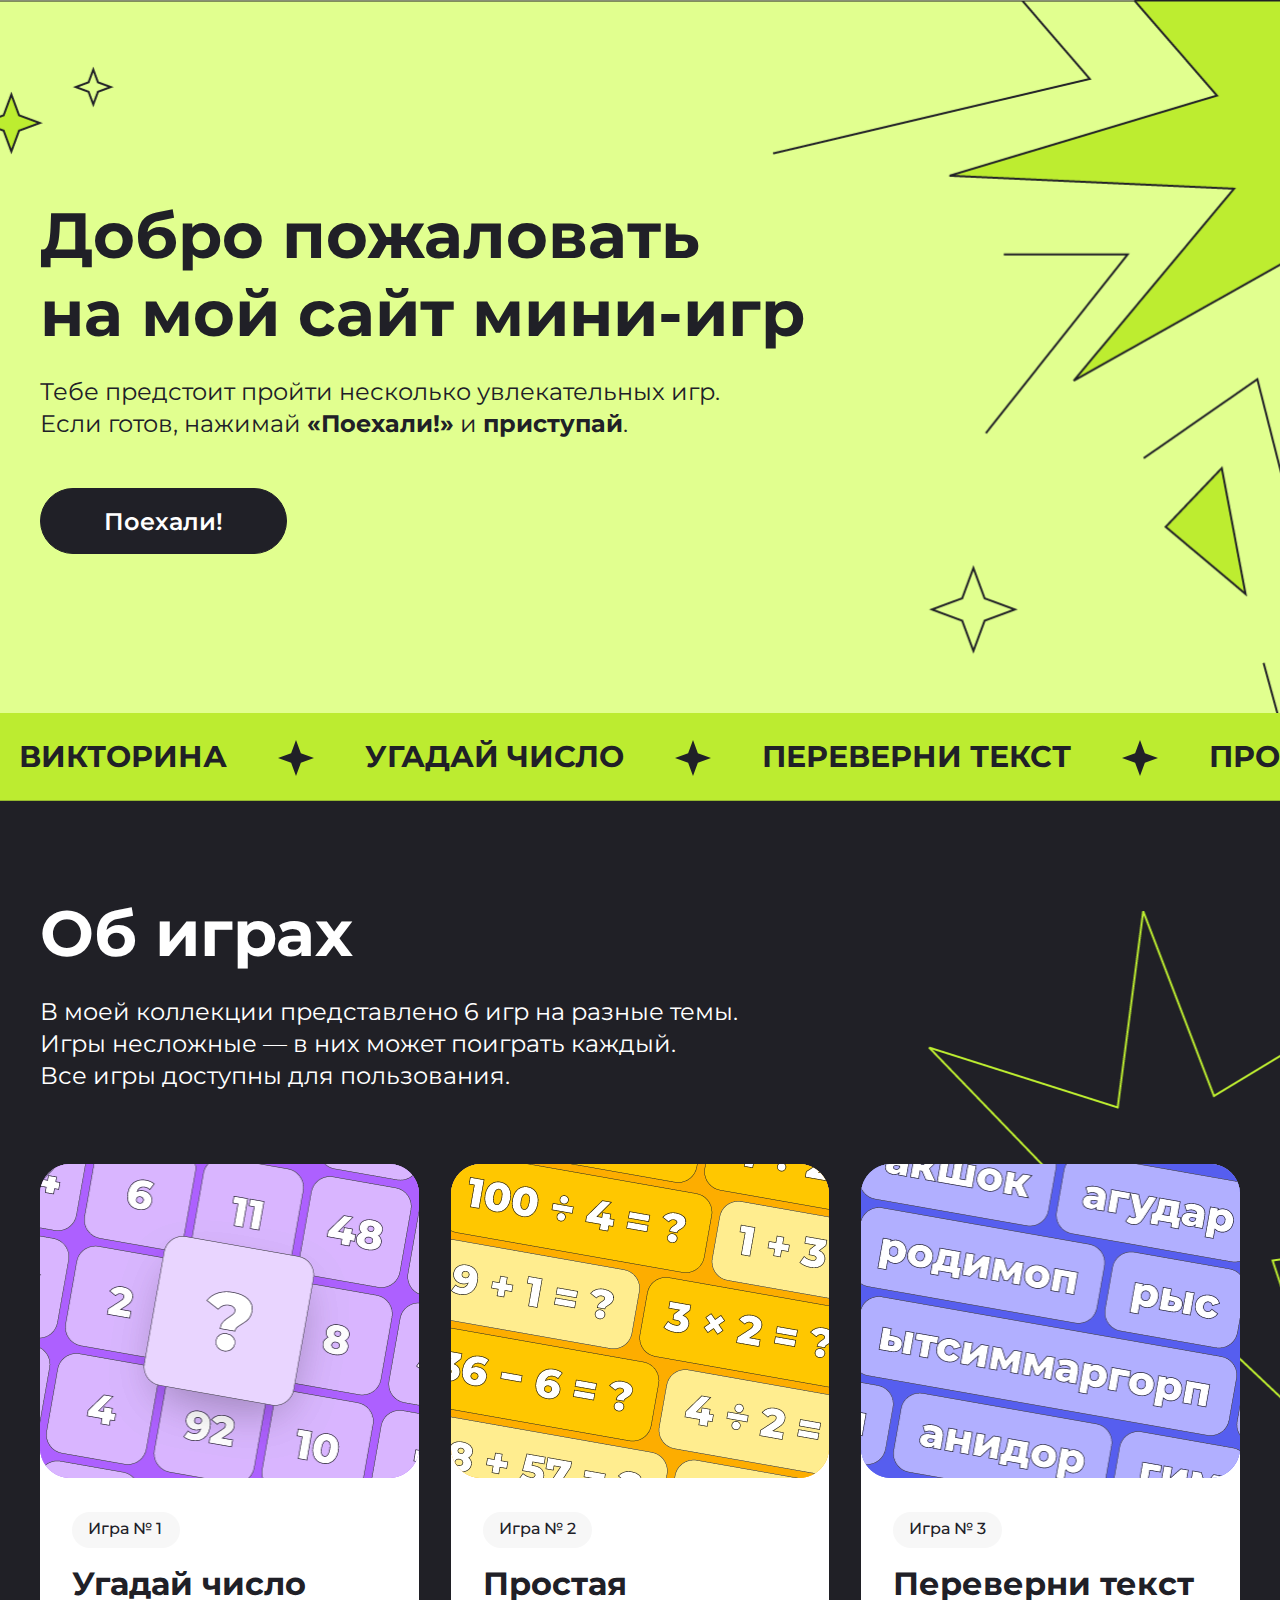
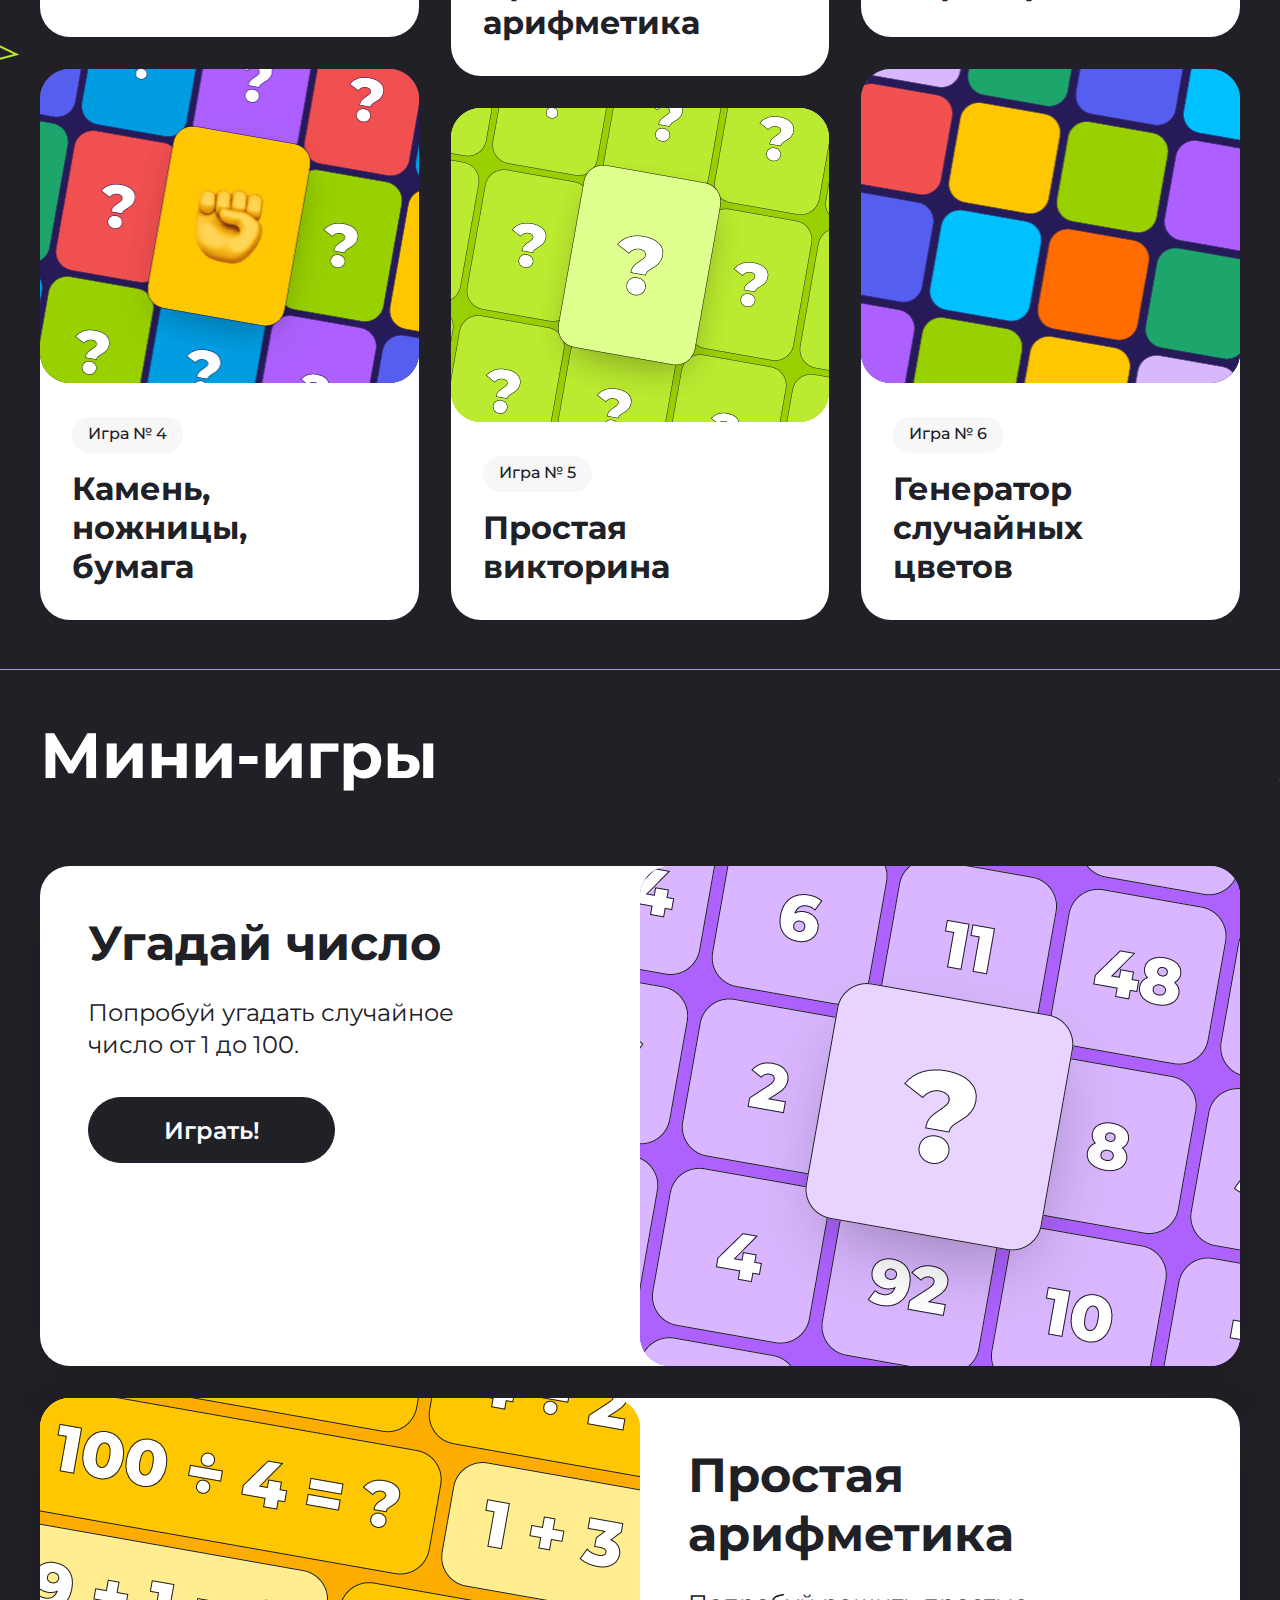
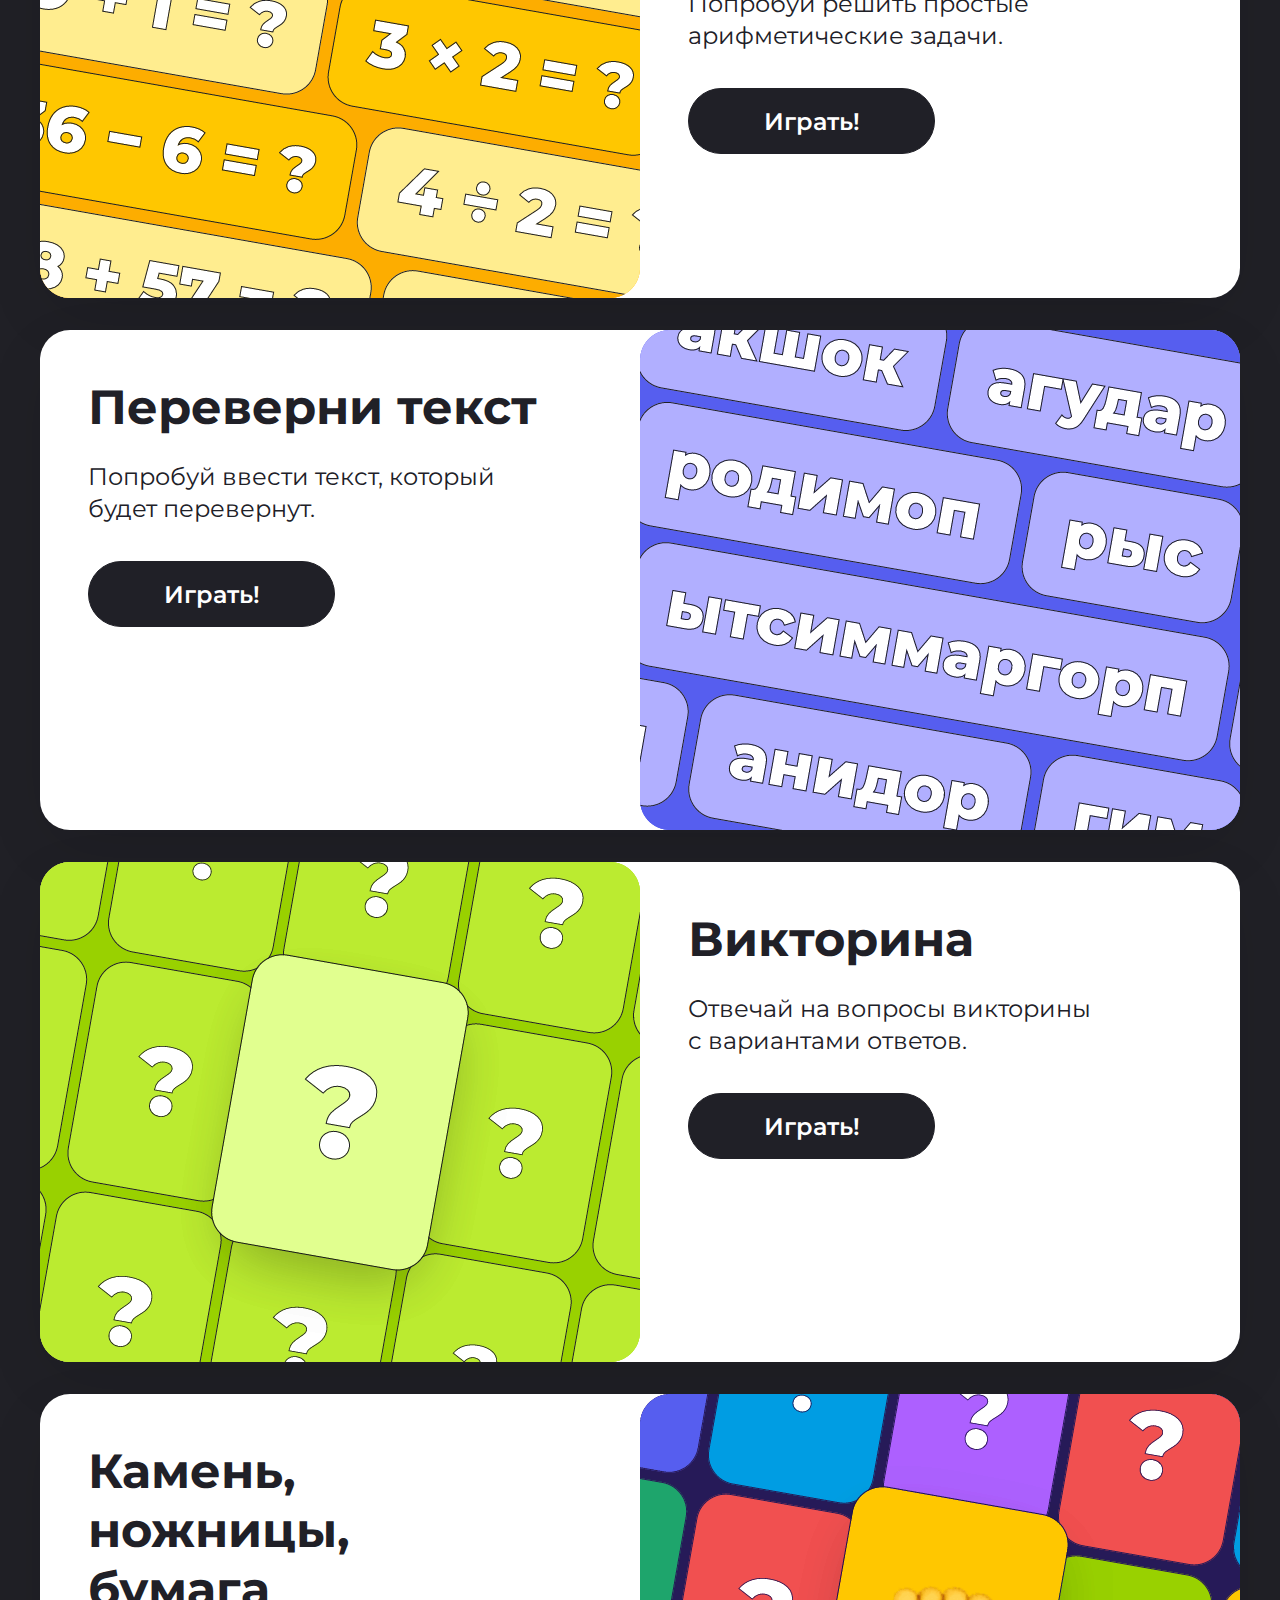
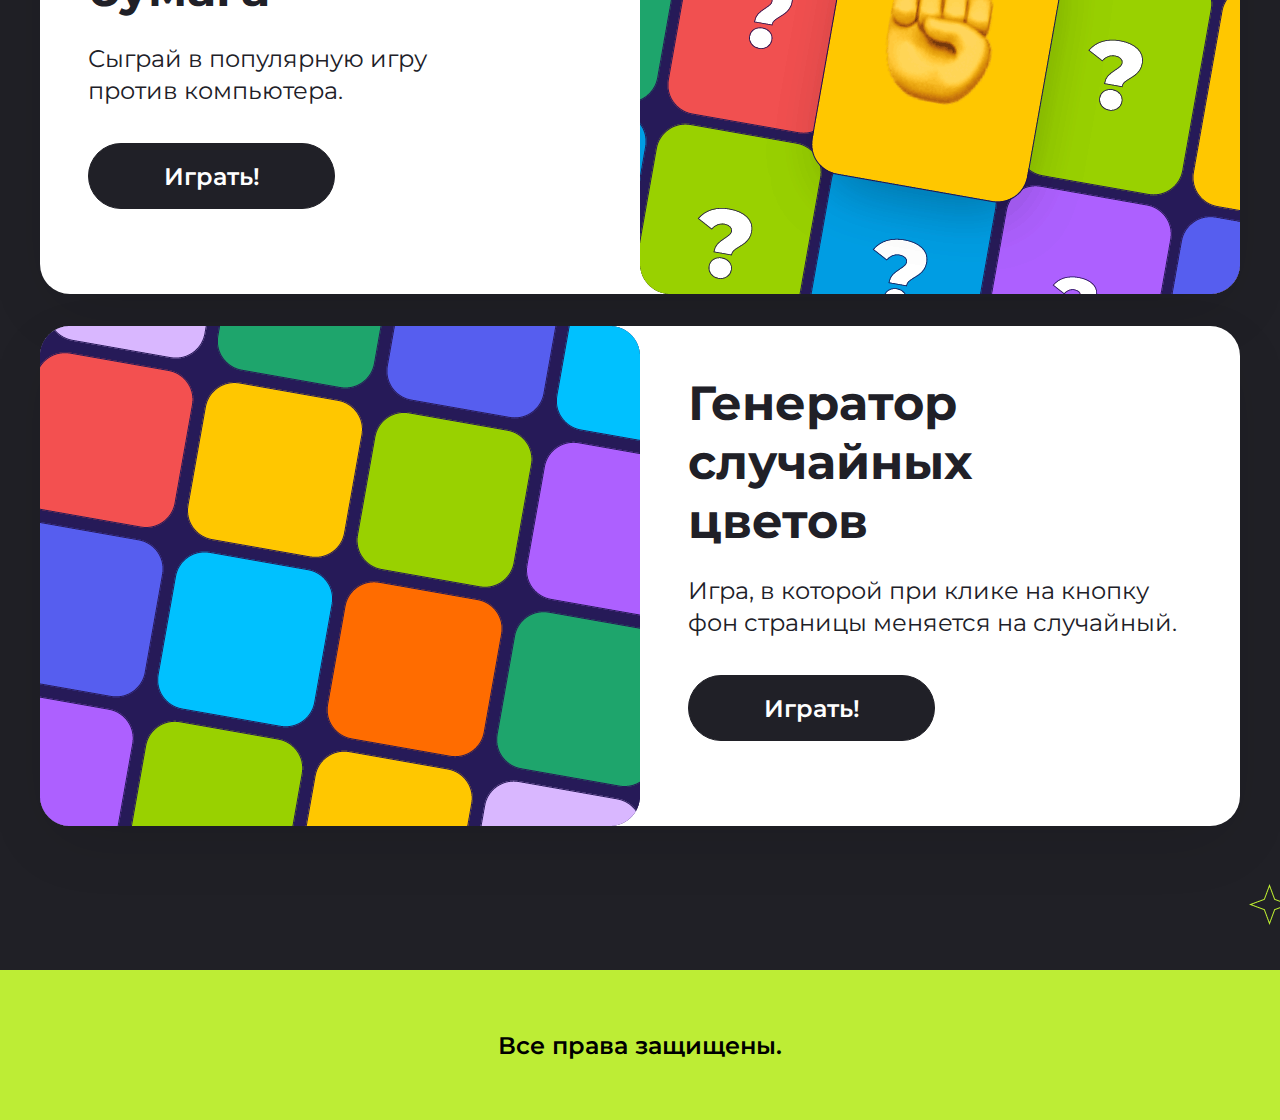
<file: HW5/index.html>
<!DOCTYPE html>
<html lang="en">

<head>
    <meta charset="UTF-8">
    <meta name="viewport" content="width=device-width, initial-scale=1.0">
    <title>Homework-5</title>
    <link rel="preconnect" href="https://fonts.googleapis.com">
    <link rel="preconnect" href="https://fonts.gstatic.com" crossorigin>
    <link href="https://fonts.googleapis.com/css2?family=Montserrat:ital,wght@0,100..900;1,100..900&display=swap"
        rel="stylesheet">
    <link rel="stylesheet" href="style.css">
</head>

<body>
    <header class="header center">
        <h1 class="header__title">Добро пожаловать<br>на мой сайт мини-игр</h1>
        <p class="header__text">Тебе предстоит пройти несколько увлекательных игр. Если готов, нажимай <b>«Поехали!»</b>
            и <b>приступай</b>.</p>
        <a class="header__button" href="#about">Поехали!</a>
        <div class="animated-strip">
            <ul class="animated-strip__list">
                <li class="animated-strip__item">Викторина</li>
                <li class="animated-strip__item">Угадай число</li>
                <li class="animated-strip__item">Переверни текст</li>
                <li class="animated-strip__item">Простая арифметика</li>
                <li class="animated-strip__item">Камень, ножницы, бумага</li>
                <li class="animated-strip__item">Генератор случайных цветов</li>
            </ul>
        </div>
    </header>
    <section class="about-games center" id="about">
        <h2 class="about-games__title">Об играх</h2>
        <p class="about-games__text">В моей коллекции представлено 6 игр на разные темы.<br>Игры несложные — в них может
            поиграть каждый.<br>Все игры доступны для пользования.</p>
        <div class="about-games__box">
            <a class="about-games__link about-games__link_1" href="#game_1">
                <article class="game-card">
                    <img class="game-card__img" src="images/game1.png" alt="Игра № 1">
                    <div class="game-card__info">
                        <p class="game-card__number">Игра № 1</p>
                        <p class="game-card__name">Угадай число</p>
                    </div>
                </article>
            </a>
            <a class="about-games__link about-games__link_2" href="#game_2">
                <article class="game-card">
                    <img class="game-card__img" src="images/game2.png" alt="Игра № 2">
                    <div class="game-card__info">
                        <p class="game-card__number">Игра № 2</p>
                        <p class="game-card__name">Простая арифметика</p>
                    </div>
                </article>
            </a>
            <a class="about-games__link about-games__link_3" href="#game_3">
                <article class="game-card">
                    <img class="game-card__img" src="images/game3.png" alt="Игра № 3">
                    <div class="game-card__info">
                        <p class="game-card__number">Игра № 3</p>
                        <p class="game-card__name">Переверни текст</p>
                    </div>
                </article>
            </a>
            <a class="about-games__link about-games__link_4" href="#game_5">
                <article class="game-card">
                    <img class="game-card__img" src="images/game4.png" alt="Игра № 4">
                    <div class="game-card__info">
                        <p class="game-card__number">Игра № 4</p>
                        <p class="game-card__name">Камень,<br>ножницы,<br>бумага</p>
                    </div>
                </article>
            </a>
            <a class="about-games__link about-games__link_5" href="#game_4">
                <article class="game-card">
                    <img class="game-card__img" src="images/game5.png" alt="Игра № 5">
                    <div class="game-card__info">
                        <p class="game-card__number">Игра № 5</p>
                        <p class="game-card__name">Простая викторина</p>
                    </div>
                </article>
            </a>
            <a class="about-games__link about-games__link_6" href="#game_6">
                <article class="game-card">
                    <img class="game-card__img" src="images/game6.png" alt="Игра № 6">
                    <div class="game-card__info">
                        <p class="game-card__number">Игра № 6</p>
                        <p class="game-card__name">Генератор случайных цветов</p>
                    </div>
                </article>
            </a>
        </div>
    </section>
    <section class="games center">
        <h2 class="games__title">Мини-игры</h2>
        <div class="games__content">
            <article class="game game_row-reverse" id="game_1">
                <img class="game__img" src="images/game_1.png" alt="Угадай число">
                <div class="game__info">
                    <p class="game__name">Угадай число</p>
                    <p class="game__desc">Попробуй угадать случайное <br>число от 1 до 100.</p>
                    <a onclick="game(1, 100)" class="game__link" href="#">Играть!</a>
                </div>
            </article>
            <article class="game" id="game_2">
                <img class="game__img" src="images/game_2.png" alt="Простая арифметика">
                <div class="game__info">
                    <p class="game__name">Простая арифметика</p>
                    <p class="game__desc">Попробуй решить простые арифметические задачи.</p>
                    <a class="game__link" href="#">Играть!</a>
                </div>
            </article>
            <article class="game game_row-reverse" id="game_3">
                <img class="game__img" src="images/game_3.png" alt="Переверни текст">
                <div class="game__info">
                    <p class="game__name">Переверни текст</p>
                    <p class="game__desc">Попробуй ввести текст, который <br>будет перевернут.</p>
                    <a class="game__link" href="#">Играть!</a>
                </div>
            </article>
            <article class="game" id="game_4">
                <img class="game__img" src="images/game_4.png" alt="Викторина">
                <div class="game__info">
                    <p class="game__name">Викторина</p>
                    <p class="game__desc">Отвечай на вопросы викторины <br>с вариантами ответов.</p>
                    <a class="game__link" href="#">Играть!</a>
                </div>
            </article>
            <article class="game game_row-reverse" id="game_5">
                <img class="game__img" src="images/game_5.png" alt="Камень, ножницы, бумага">
                <div class="game__info">
                    <p class="game__name">Камень, <br>ножницы, <br>бумага</p>
                    <p class="game__desc">Сыграй в популярную игру <br>против компьютера.</p>
                    <a class="game__link" href="#">Играть!</a>
                </div>
            </article>
            <article class="game" id="game_6">
                <img class="game__img" src="images/game_6.png" alt="Генератор случайных цветов">
                <div class="game__info">
                    <p class="game__name">Генератор <br>случайных <br>цветов</p>
                    <p class="game__desc">Игра, в которой при клике на кнопку фон страницы меняется на случайный.</p>
                    <a class="game__link" href="#">Играть!</a>
                </div>
            </article>
        </div>
    </section>
    <footer class="footer center">
        <p class="footer__text">Все права защищены.</p>
    </footer>
    <script src="hw-11.js"></script>
</body>

</html>
</file>
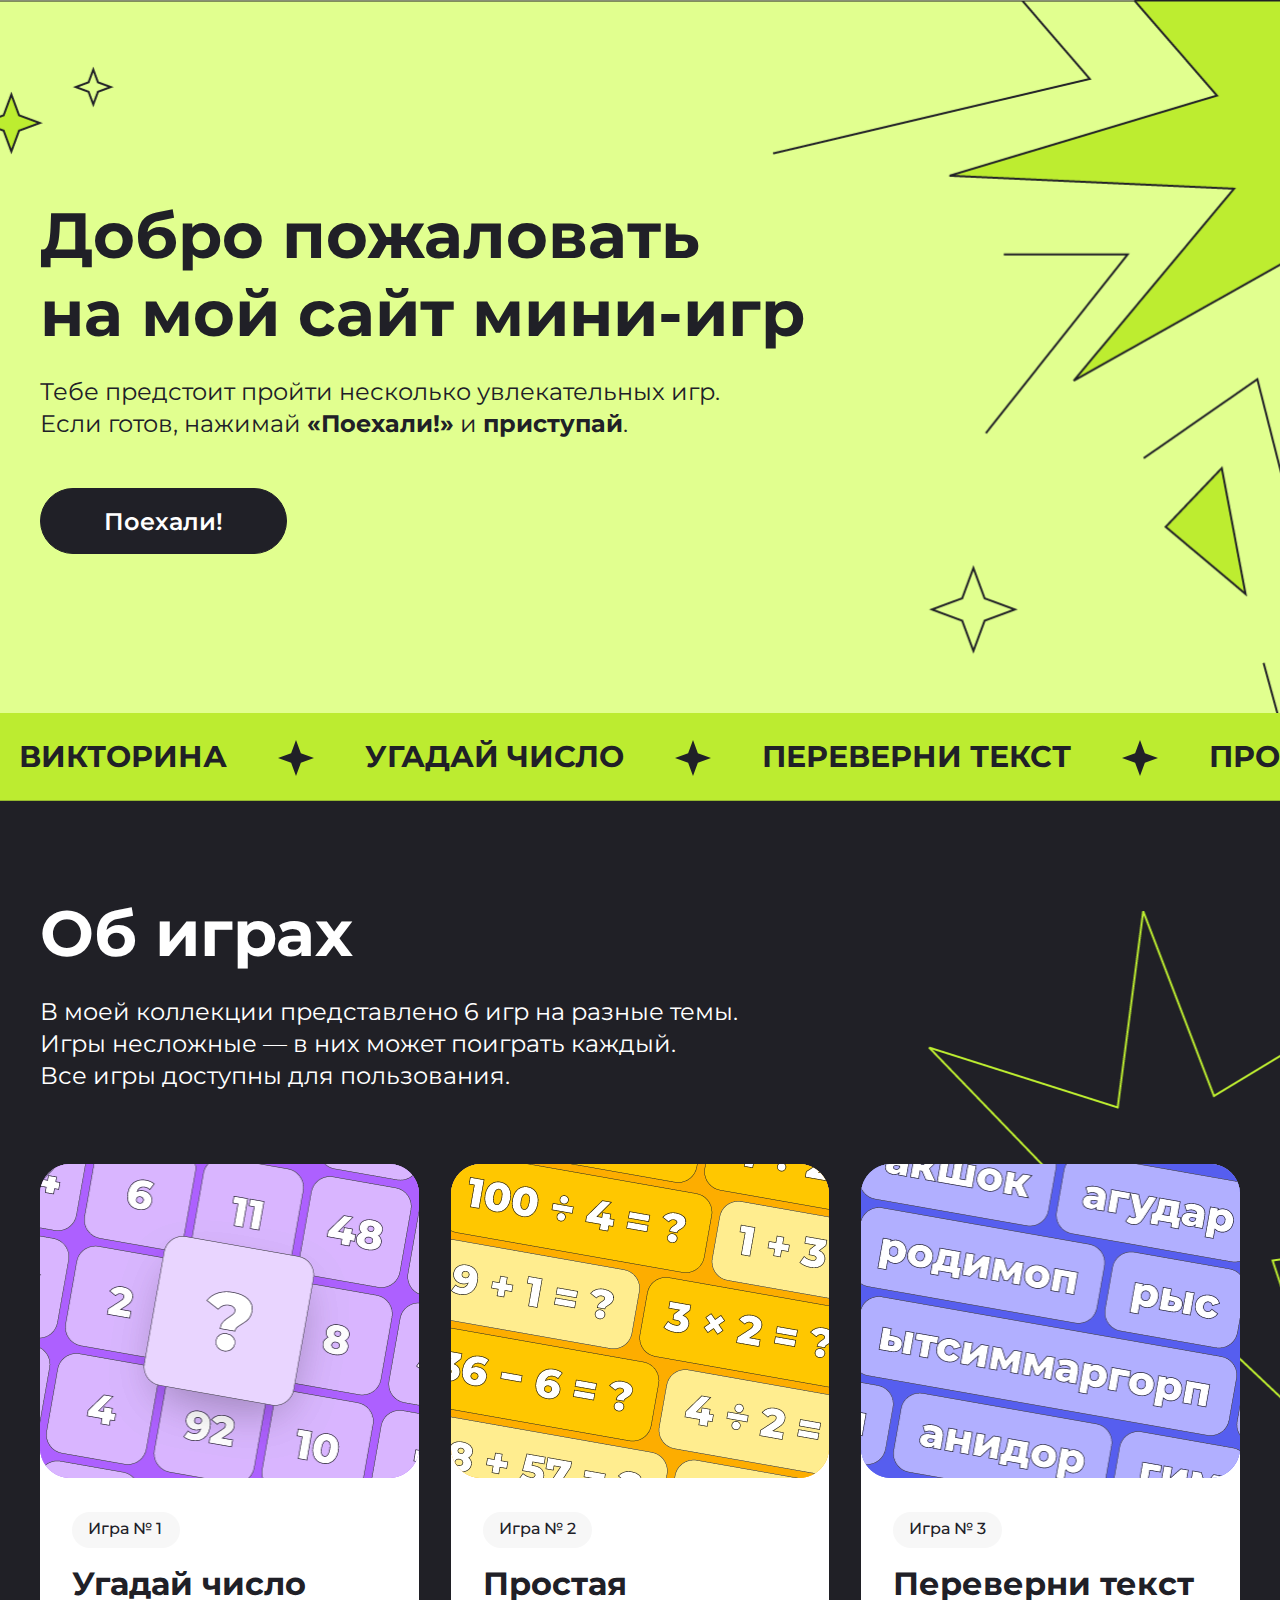
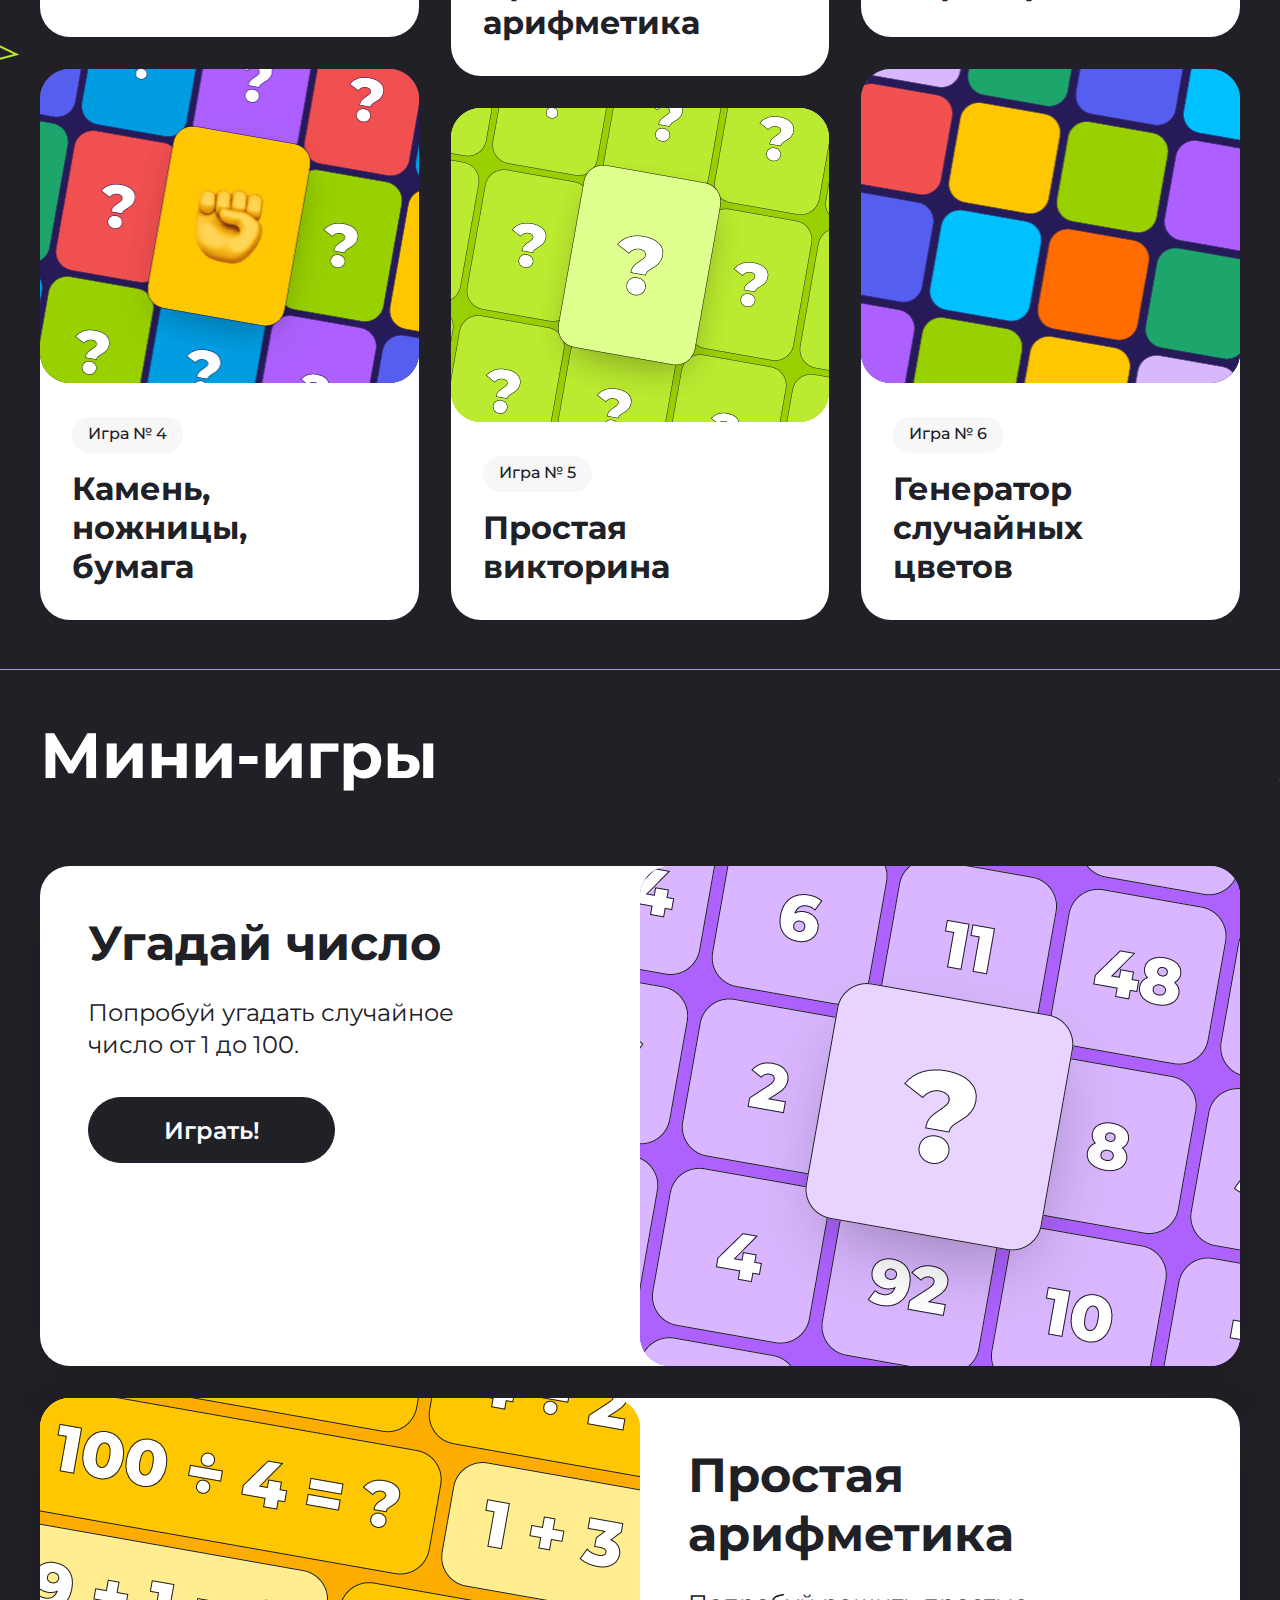
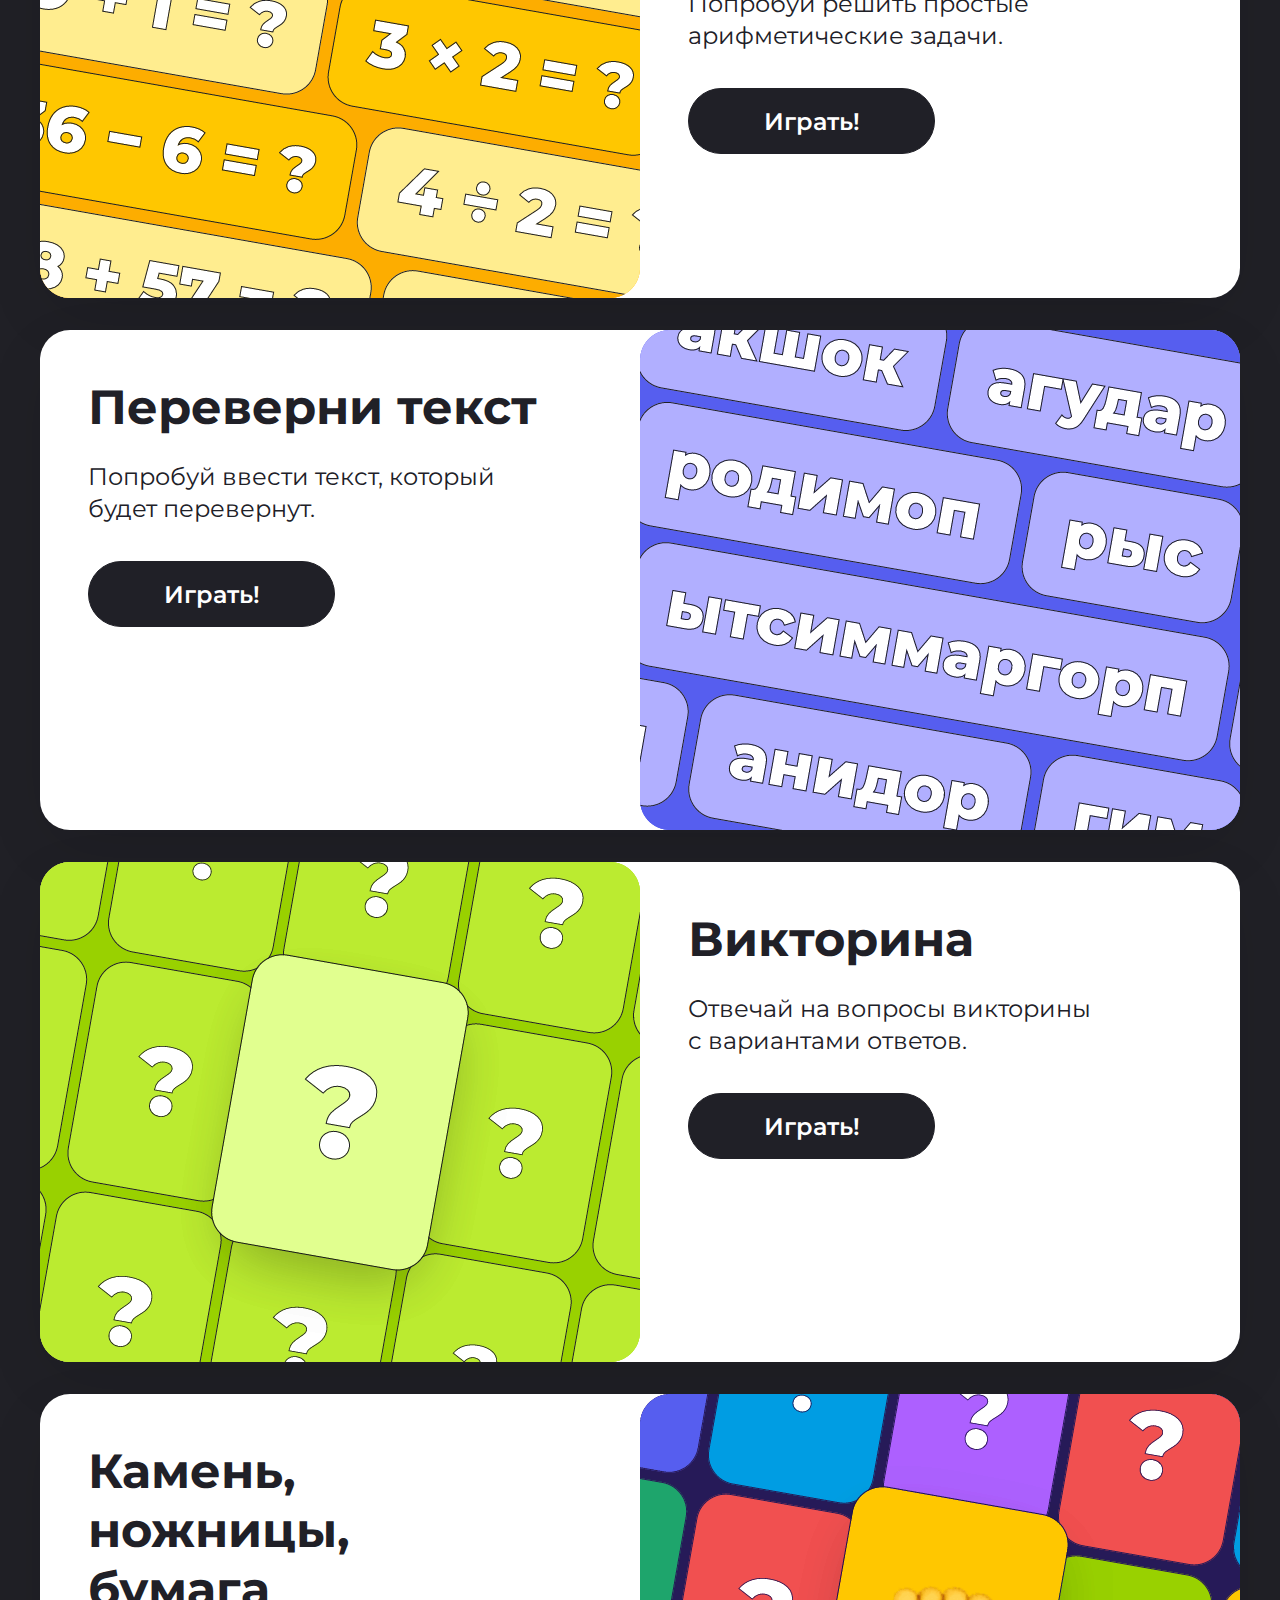
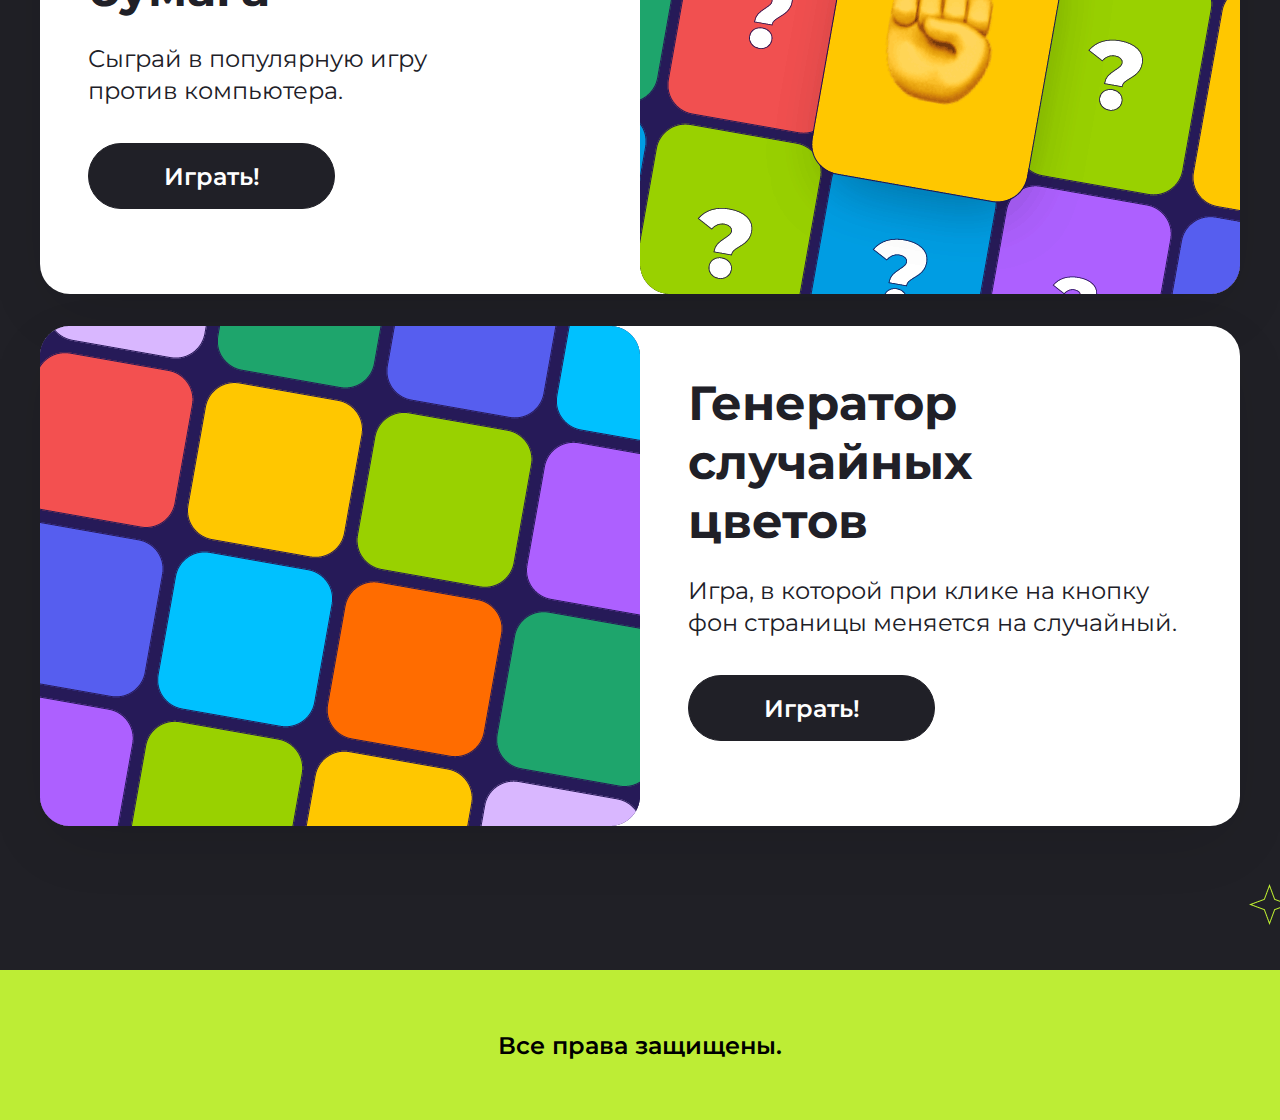
<file: HW6/index.html>
<!DOCTYPE html>
<html lang="en">

<head>
    <meta charset="UTF-8">
    <meta name="viewport" content="width=device-width, initial-scale=1.0">
    <title>Homework-6</title>
    <link rel="preconnect" href="https://fonts.googleapis.com">
    <link rel="preconnect" href="https://fonts.gstatic.com" crossorigin>
    <link href="https://fonts.googleapis.com/css2?family=Montserrat:ital,wght@0,100..900;1,100..900&display=swap"
        rel="stylesheet">
    <link rel="stylesheet" href="style.css">
</head>

<body>
    <header class="header center">
        <h1 class="header__title">Добро пожаловать<br>на мой сайт мини-игр</h1>
        <p class="header__text">Тебе предстоит пройти несколько увлекательных игр. Если готов, нажимай <b>«Поехали!»</b>
            и <b>приступай</b>.</p>
        <a class="header__button" href="#about">Поехали!</a>
        <div class="animated-strip">
            <ul class="animated-strip__list">
                <li class="animated-strip__item">Викторина</li>
                <li class="animated-strip__item">Угадай число</li>
                <li class="animated-strip__item">Переверни текст</li>
                <li class="animated-strip__item">Простая арифметика</li>
                <li class="animated-strip__item">Камень, ножницы, бумага</li>
                <li class="animated-strip__item">Генератор случайных цветов</li>
            </ul>
        </div>
    </header>
    <section class="about-games center" id="about">
        <h2 class="about-games__title">Об играх</h2>
        <p class="about-games__text">В моей коллекции представлено 6 игр на разные темы.<br>Игры несложные — в них может
            поиграть каждый.<br>Все игры доступны для пользования.</p>
        <div class="about-games__box">
            <a class="about-games__link about-games__link_1" href="#game_1">
                <article class="game-card">
                    <img class="game-card__img" src="images/game1.png" alt="Игра № 1">
                    <div class="game-card__info">
                        <p class="game-card__number">Игра № 1</p>
                        <p class="game-card__name">Угадай число</p>
                    </div>
                </article>
            </a>
            <a class="about-games__link about-games__link_2" href="#game_2">
                <article class="game-card">
                    <img class="game-card__img" src="images/game2.png" alt="Игра № 2">
                    <div class="game-card__info">
                        <p class="game-card__number">Игра № 2</p>
                        <p class="game-card__name">Простая арифметика</p>
                    </div>
                </article>
            </a>
            <a class="about-games__link about-games__link_3" href="#game_3">
                <article class="game-card">
                    <img class="game-card__img" src="images/game3.png" alt="Игра № 3">
                    <div class="game-card__info">
                        <p class="game-card__number">Игра № 3</p>
                        <p class="game-card__name">Переверни текст</p>
                    </div>
                </article>
            </a>
            <a class="about-games__link about-games__link_4" href="#game_5">
                <article class="game-card">
                    <img class="game-card__img" src="images/game4.png" alt="Игра № 4">
                    <div class="game-card__info">
                        <p class="game-card__number">Игра № 4</p>
                        <p class="game-card__name">Камень,<br>ножницы,<br>бумага</p>
                    </div>
                </article>
            </a>
            <a class="about-games__link about-games__link_5" href="#game_4">
                <article class="game-card">
                    <img class="game-card__img" src="images/game5.png" alt="Игра № 5">
                    <div class="game-card__info">
                        <p class="game-card__number">Игра № 5</p>
                        <p class="game-card__name">Простая викторина</p>
                    </div>
                </article>
            </a>
            <a class="about-games__link about-games__link_6" href="#game_6">
                <article class="game-card">
                    <img class="game-card__img" src="images/game6.png" alt="Игра № 6">
                    <div class="game-card__info">
                        <p class="game-card__number">Игра № 6</p>
                        <p class="game-card__name">Генератор случайных цветов</p>
                    </div>
                </article>
            </a>
        </div>
    </section>
    <section class="games center">
        <h2 class="games__title">Мини-игры</h2>
        <div class="games__content">
            <article class="game game_row-reverse" id="game_1">
                <img class="game__img" src="images/game_1.png" alt="Угадай число">
                <div class="game__info">
                    <p class="game__name">Угадай число</p>
                    <p class="game__desc">Попробуй угадать случайное <br>число от 1 до 100.</p>
                    <button type="button" onclick="game1(1, 100)" class="game__button">Играть!</button>
                </div>
            </article>
            <article class="game" id="game_2">
                <img class="game__img" src="images/game_2.png" alt="Простая арифметика">
                <div class="game__info">
                    <p class="game__name">Простая арифметика</p>
                    <p class="game__desc">Попробуй решить простые арифметические задачи.</p>
                    <button type="button" onclick="game2()" class="game__button">Играть!</button>
                </div>
            </article>
            <article class="game game_row-reverse" id="game_3">
                <img class="game__img" src="images/game_3.png" alt="Переверни текст">
                <div class="game__info">
                    <p class="game__name">Переверни текст</p>
                    <p class="game__desc">Попробуй ввести текст, который <br>будет перевернут.</p>
                    <button type="button" class="game__button">Играть!</button>
                </div>
            </article>
            <article class="game" id="game_4">
                <img class="game__img" src="images/game_4.png" alt="Викторина">
                <div class="game__info">
                    <p class="game__name">Викторина</p>
                    <p class="game__desc">Отвечай на вопросы викторины <br>с вариантами ответов.</p>
                    <button type="button" class="game__button">Играть!</button>
                </div>
            </article>
            <article class="game game_row-reverse" id="game_5">
                <img class="game__img" src="images/game_5.png" alt="Камень, ножницы, бумага">
                <div class="game__info">
                    <p class="game__name">Камень, <br>ножницы, <br>бумага</p>
                    <p class="game__desc">Сыграй в популярную игру <br>против компьютера.</p>
                    <button type="button" class="game__button">Играть!</button>
                </div>
            </article>
            <article class="game" id="game_6">
                <img class="game__img" src="images/game_6.png" alt="Генератор случайных цветов">
                <div class="game__info">
                    <p class="game__name">Генератор <br>случайных <br>цветов</p>
                    <p class="game__desc">Игра, в которой при клике на кнопку фон страницы меняется на случайный.</p>
                    <button type="button" class="game__button">Играть!</button>
                </div>
            </article>
        </div>
    </section>
    <footer class="footer center">
        <p class="footer__text">Все права защищены.</p>
    </footer>
    <script src="games.js"></script>
    <script src="hw-13.js"></script>
    
</body>

</html>
</file>
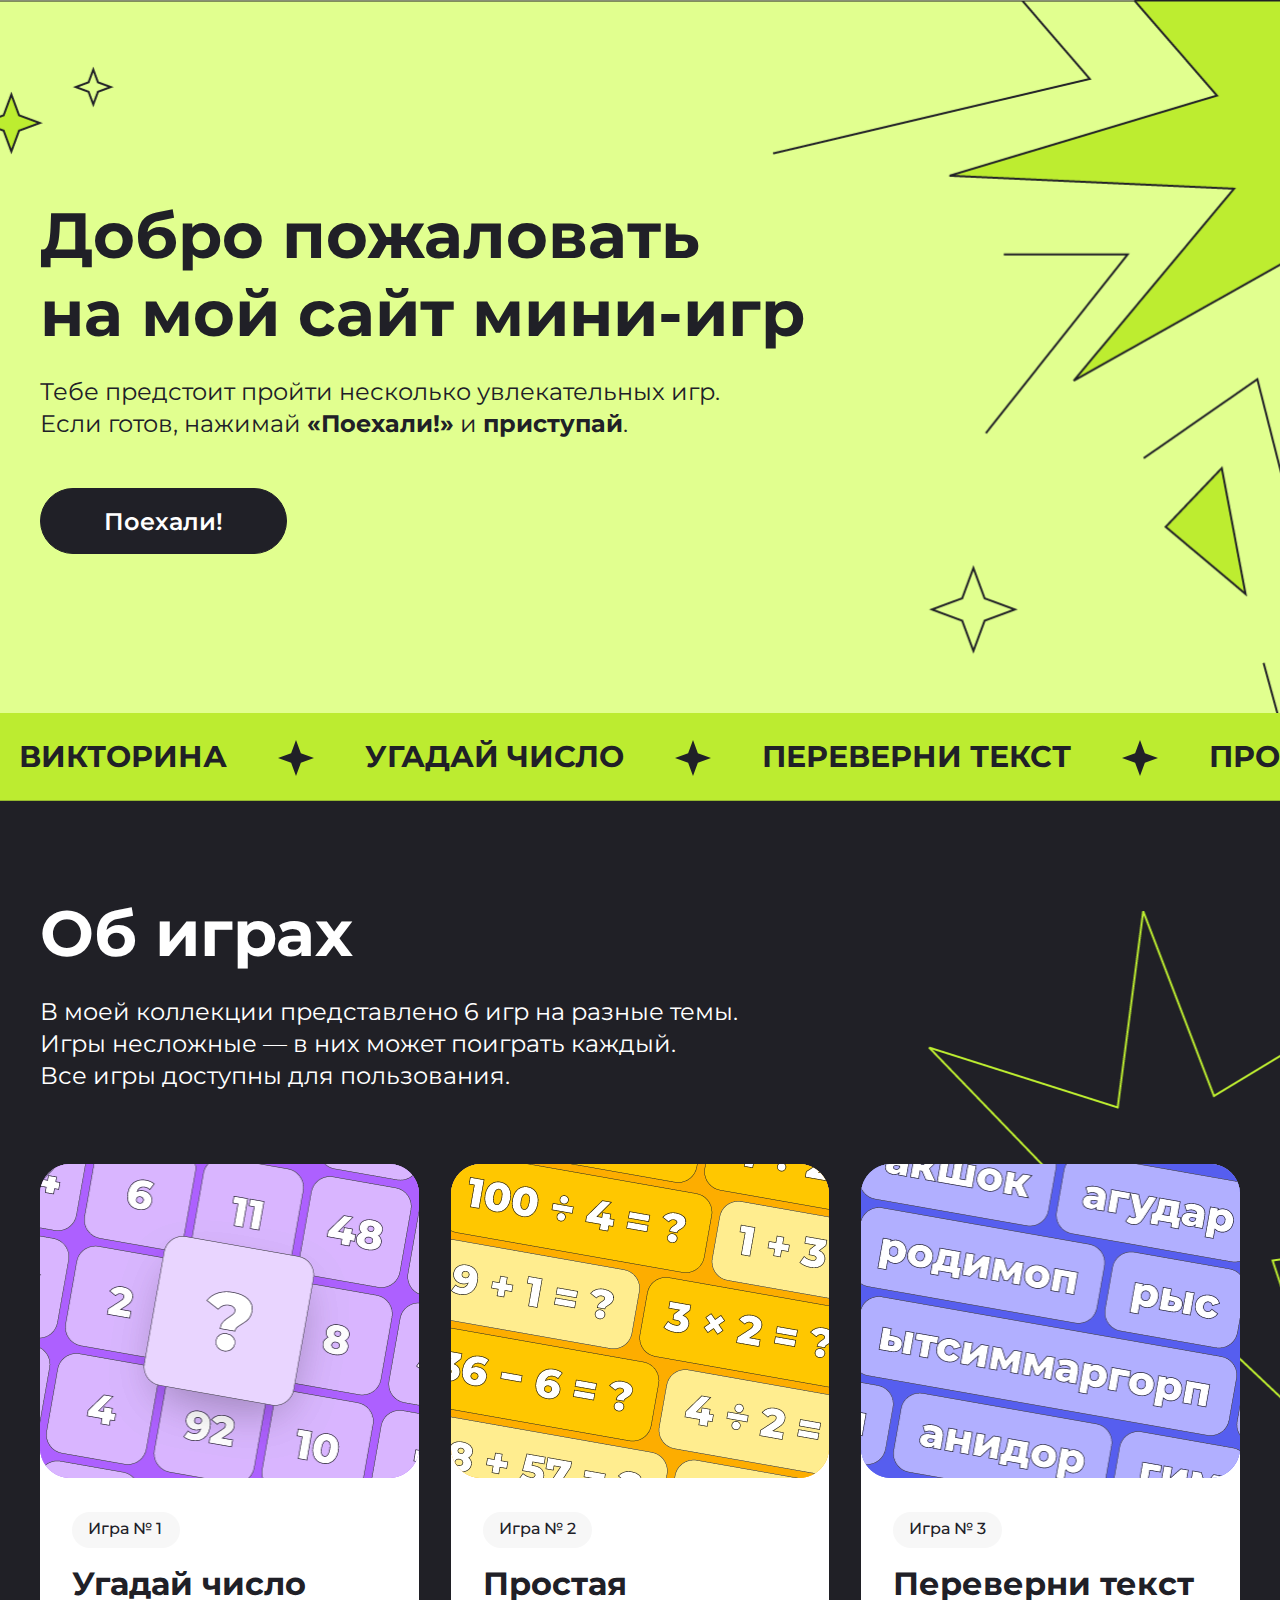
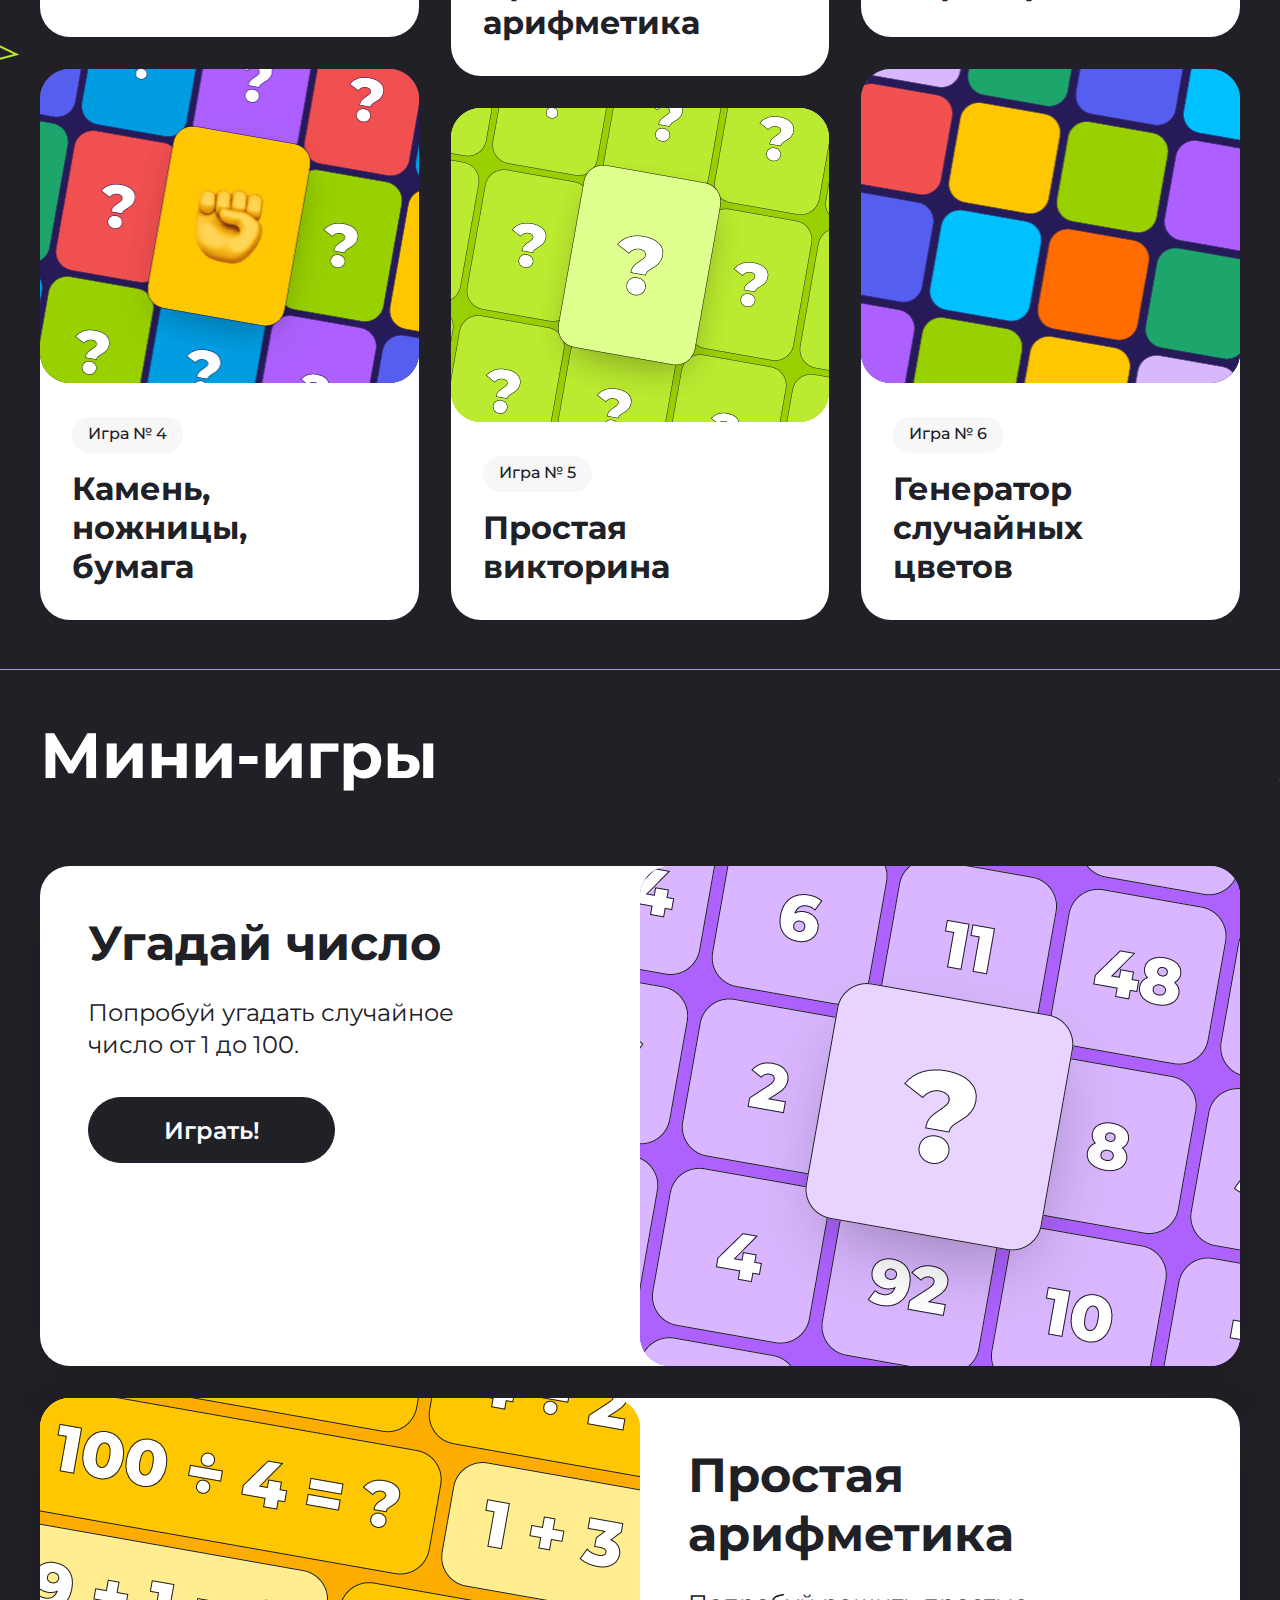
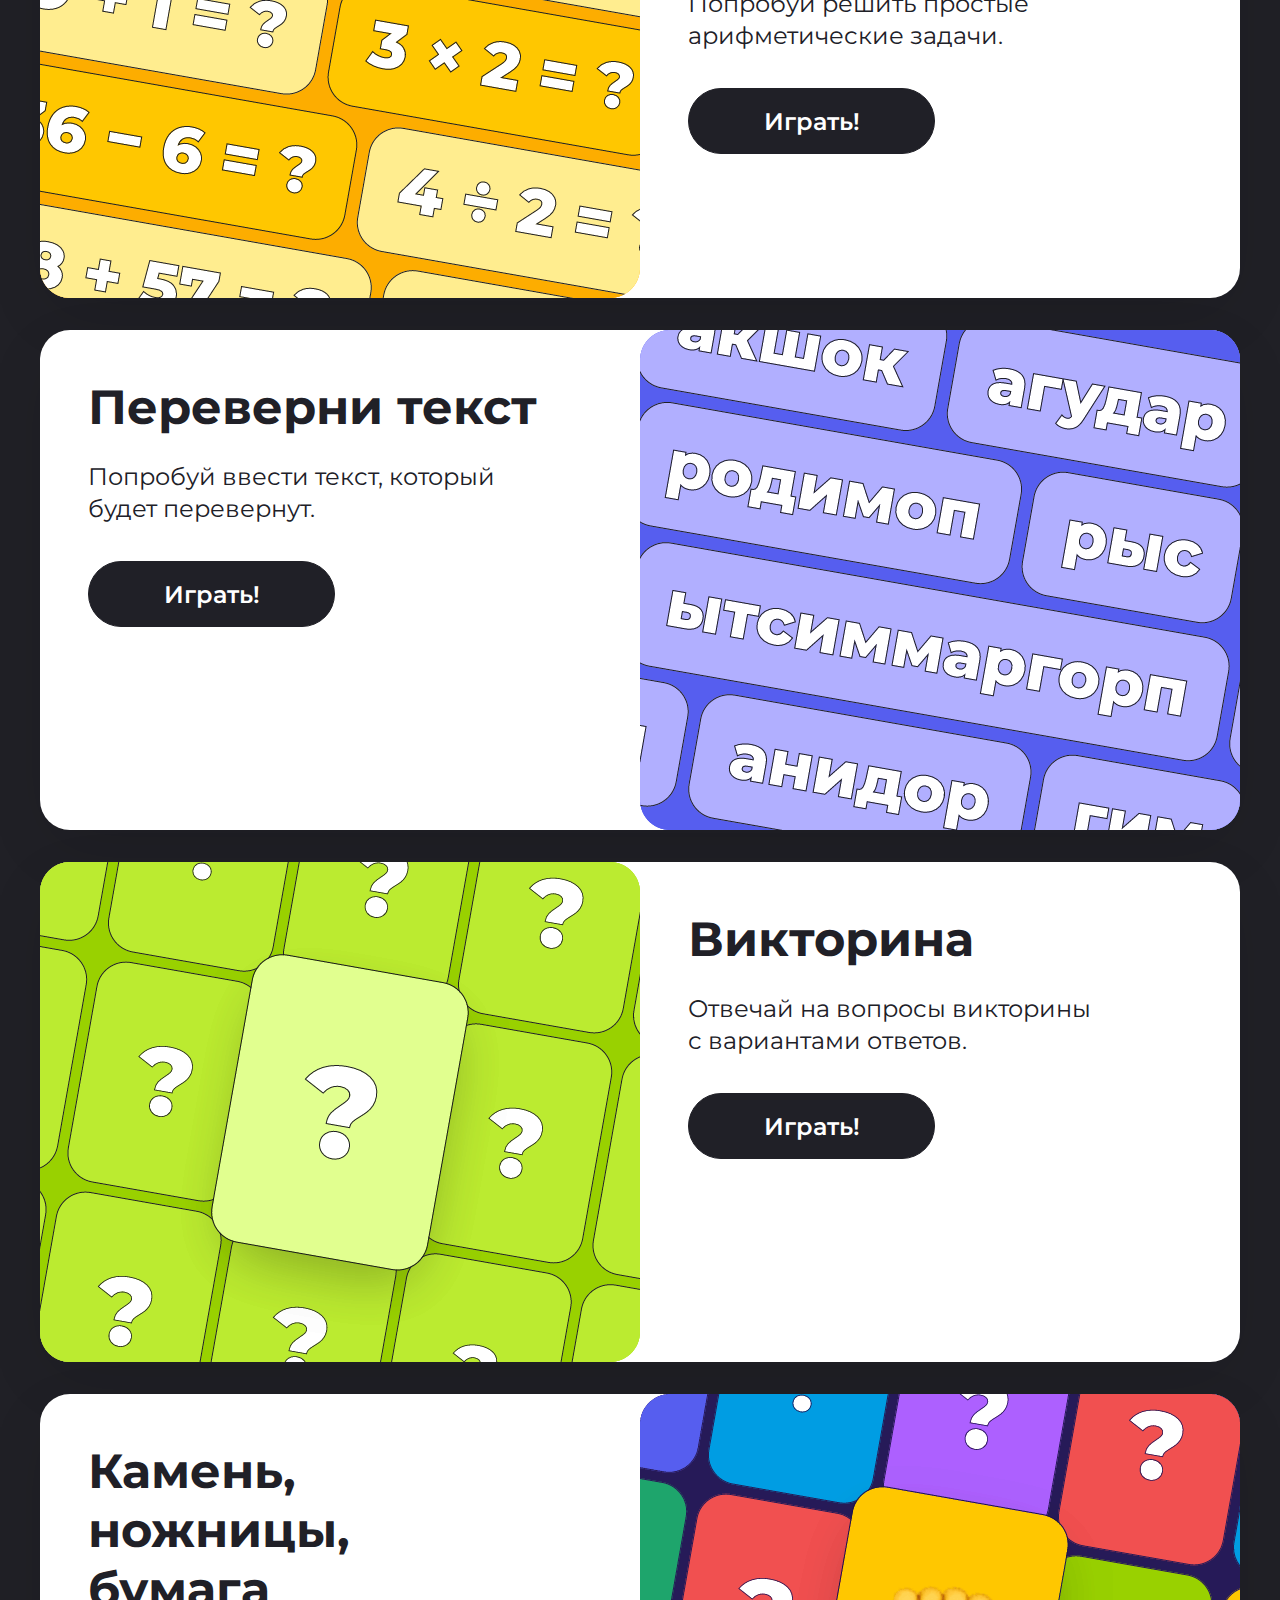
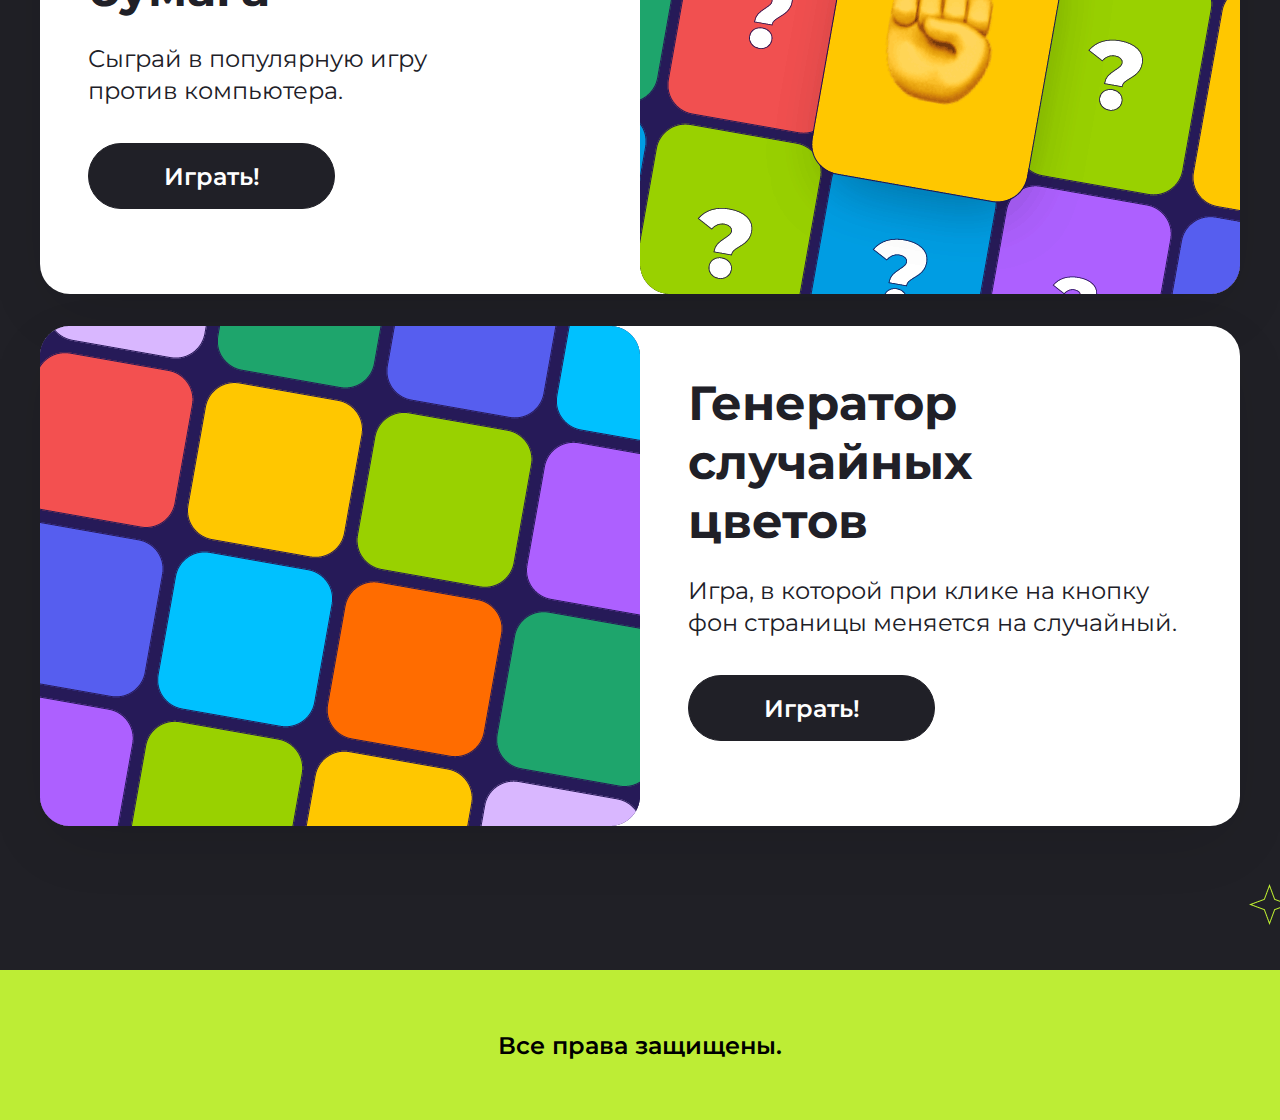
<file: HW7/index.html>
<!DOCTYPE html>
<html lang="en">

<head>
    <meta charset="UTF-8">
    <meta name="viewport" content="width=device-width, initial-scale=1.0">
    <title>Homework-7</title>
    <link rel="preconnect" href="https://fonts.googleapis.com">
    <link rel="preconnect" href="https://fonts.gstatic.com" crossorigin>
    <link href="https://fonts.googleapis.com/css2?family=Montserrat:ital,wght@0,100..900;1,100..900&display=swap"
        rel="stylesheet">
    <link rel="stylesheet" href="style.css">
</head>

<body>
    <header class="header center">
        <h1 class="header__title">Добро пожаловать<br>на мой сайт мини-игр</h1>
        <p class="header__text">Тебе предстоит пройти несколько увлекательных игр. Если готов, нажимай <b>«Поехали!»</b>
            и <b>приступай</b>.</p>
        <a class="header__button" href="#about">Поехали!</a>
        <div class="animated-strip">
            <ul class="animated-strip__list">
                <li class="animated-strip__item">Викторина</li>
                <li class="animated-strip__item">Угадай число</li>
                <li class="animated-strip__item">Переверни текст</li>
                <li class="animated-strip__item">Простая арифметика</li>
                <li class="animated-strip__item">Камень, ножницы, бумага</li>
                <li class="animated-strip__item">Генератор случайных цветов</li>
            </ul>
        </div>
    </header>
    <section class="about-games center" id="about">
        <h2 class="about-games__title">Об играх</h2>
        <p class="about-games__text">В моей коллекции представлено 6 игр на разные темы.<br>Игры несложные — в них может
            поиграть каждый.<br>Все игры доступны для пользования.</p>
        <div class="about-games__box">
            <a class="about-games__link about-games__link_1" href="#game_1">
                <article class="game-card">
                    <img class="game-card__img" src="images/game1.png" alt="Игра № 1">
                    <div class="game-card__info">
                        <p class="game-card__number">Игра № 1</p>
                        <p class="game-card__name">Угадай число</p>
                    </div>
                </article>
            </a>
            <a class="about-games__link about-games__link_2" href="#game_2">
                <article class="game-card">
                    <img class="game-card__img" src="images/game2.png" alt="Игра № 2">
                    <div class="game-card__info">
                        <p class="game-card__number">Игра № 2</p>
                        <p class="game-card__name">Простая арифметика</p>
                    </div>
                </article>
            </a>
            <a class="about-games__link about-games__link_3" href="#game_3">
                <article class="game-card">
                    <img class="game-card__img" src="images/game3.png" alt="Игра № 3">
                    <div class="game-card__info">
                        <p class="game-card__number">Игра № 3</p>
                        <p class="game-card__name">Переверни текст</p>
                    </div>
                </article>
            </a>
            <a class="about-games__link about-games__link_4" href="#game_5">
                <article class="game-card">
                    <img class="game-card__img" src="images/game4.png" alt="Игра № 4">
                    <div class="game-card__info">
                        <p class="game-card__number">Игра № 4</p>
                        <p class="game-card__name">Камень,<br>ножницы,<br>бумага</p>
                    </div>
                </article>
            </a>
            <a class="about-games__link about-games__link_5" href="#game_4">
                <article class="game-card">
                    <img class="game-card__img" src="images/game5.png" alt="Игра № 5">
                    <div class="game-card__info">
                        <p class="game-card__number">Игра № 5</p>
                        <p class="game-card__name">Простая викторина</p>
                    </div>
                </article>
            </a>
            <a class="about-games__link about-games__link_6" href="#game_6">
                <article class="game-card">
                    <img class="game-card__img" src="images/game6.png" alt="Игра № 6">
                    <div class="game-card__info">
                        <p class="game-card__number">Игра № 6</p>
                        <p class="game-card__name">Генератор случайных цветов</p>
                    </div>
                </article>
            </a>
        </div>
    </section>
    <section class="games center">
        <h2 class="games__title">Мини-игры</h2>
        <div class="games__content">
            <article class="game game_row-reverse" id="game_1">
                <img class="game__img" src="images/game_1.png" alt="Угадай число">
                <div class="game__info">
                    <p class="game__name">Угадай число</p>
                    <p class="game__desc">Попробуй угадать случайное <br>число от 1 до 100.</p>
                    <button type="button" onclick="game1(1, 100)" class="game__button">Играть!</button>
                </div>
            </article>
            <article class="game" id="game_2">
                <img class="game__img" src="images/game_2.png" alt="Простая арифметика">
                <div class="game__info">
                    <p class="game__name">Простая арифметика</p>
                    <p class="game__desc">Попробуй решить простые арифметические задачи.</p>
                    <button type="button" onclick="game2()" class="game__button">Играть!</button>
                </div>
            </article>
            <article class="game game_row-reverse" id="game_3">
                <img class="game__img" src="images/game_3.png" alt="Переверни текст">
                <div class="game__info">
                    <p class="game__name">Переверни текст</p>
                    <p class="game__desc">Попробуй ввести текст, который <br>будет перевернут.</p>
                    <button type="button" onclick="game3()" class="game__button">Играть!</button>
                </div>
            </article>
            <article class="game" id="game_4">
                <img class="game__img" src="images/game_4.png" alt="Викторина">
                <div class="game__info">
                    <p class="game__name">Викторина</p>
                    <p class="game__desc">Отвечай на вопросы викторины <br>с вариантами ответов.</p>
                    <button type="button" onclick="game4()" class="game__button">Играть!</button>
                </div>
            </article>
            <article class="game game_row-reverse" id="game_5">
                <img class="game__img" src="images/game_5.png" alt="Камень, ножницы, бумага">
                <div class="game__info">
                    <p class="game__name">Камень, <br>ножницы, <br>бумага</p>
                    <p class="game__desc">Сыграй в популярную игру <br>против компьютера.</p>
                    <button type="button" class="game__button">Играть!</button>
                </div>
            </article>
            <article class="game" id="game_6">
                <img class="game__img" src="images/game_6.png" alt="Генератор случайных цветов">
                <div class="game__info">
                    <p class="game__name">Генератор <br>случайных <br>цветов</p>
                    <p class="game__desc">Игра, в которой при клике на кнопку фон страницы меняется на случайный.</p>
                    <button type="button" class="game__button">Играть!</button>
                </div>
            </article>
        </div>
    </section>
    <footer class="footer center">
        <p class="footer__text">Все права защищены.</p>
    </footer>
    <script src="games.js"></script>
    <script src="hw-17.js"></script>
    
</body>

</html>
</file>
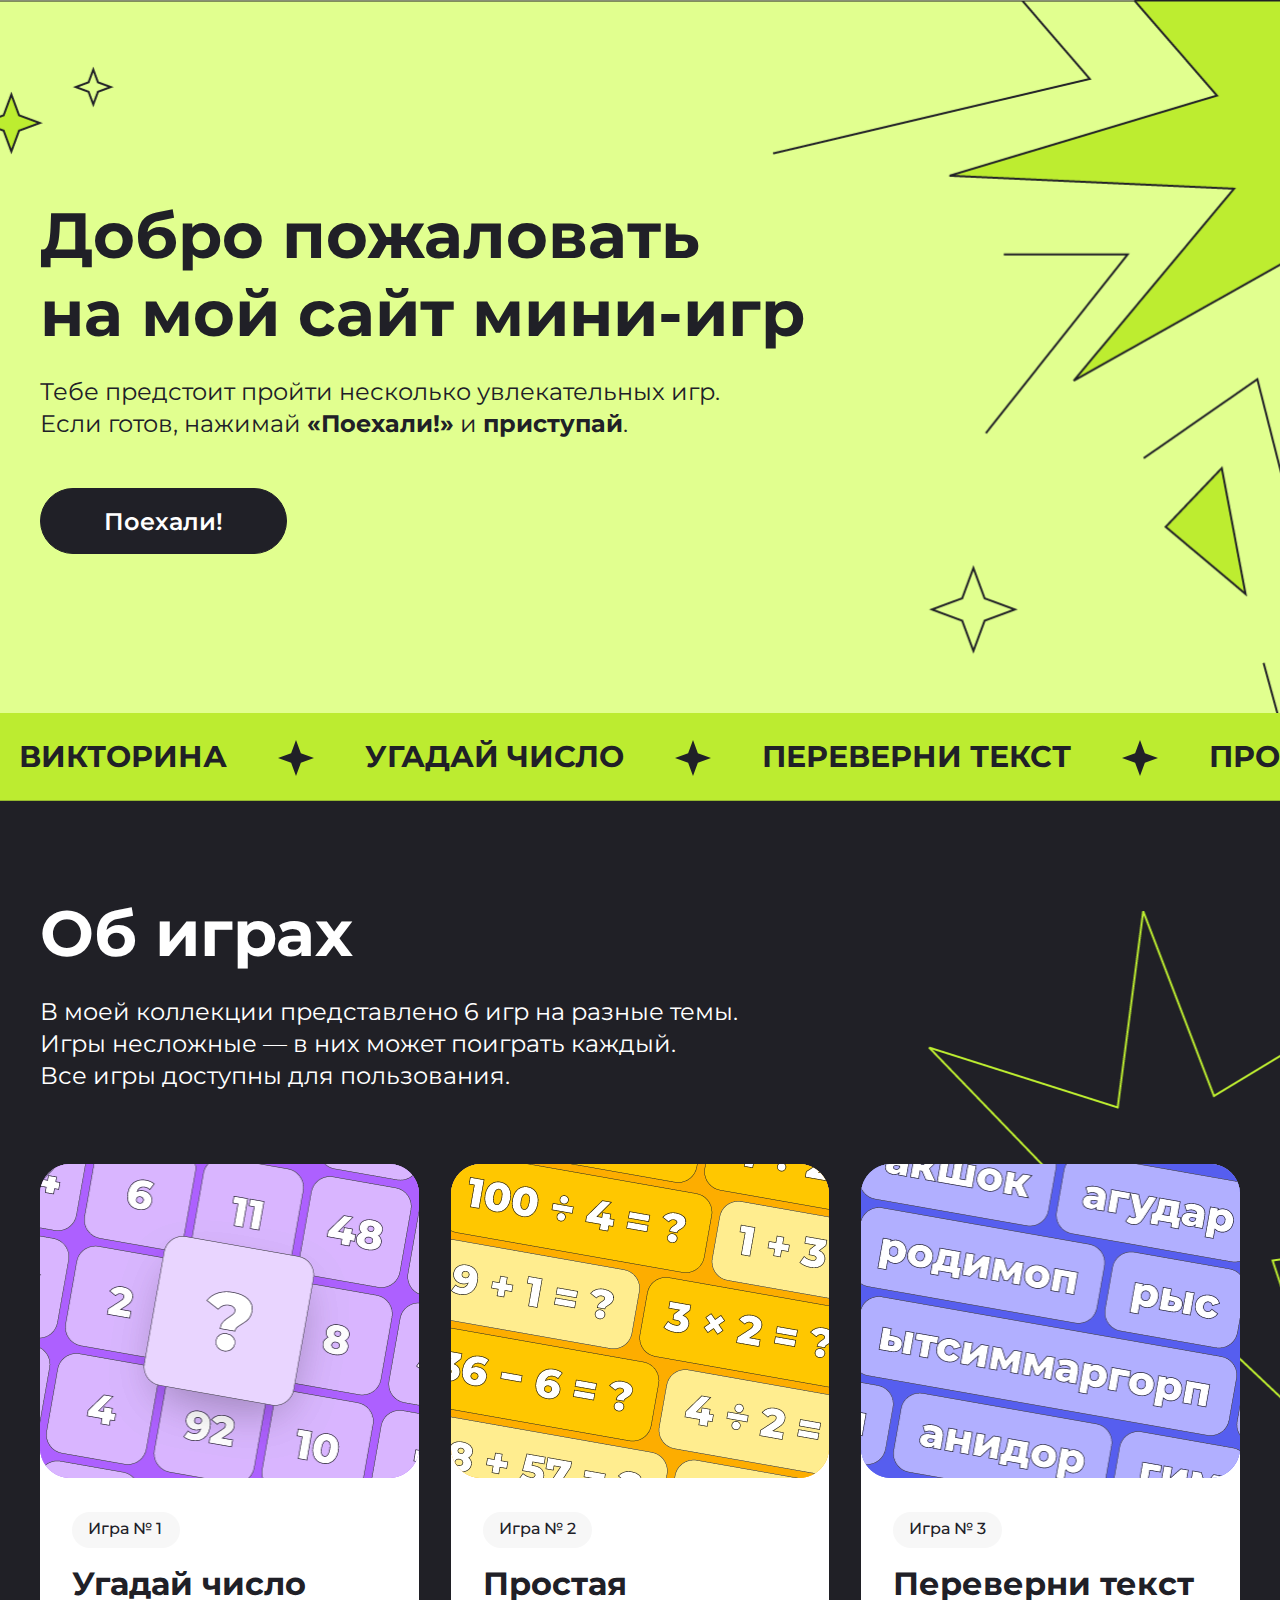
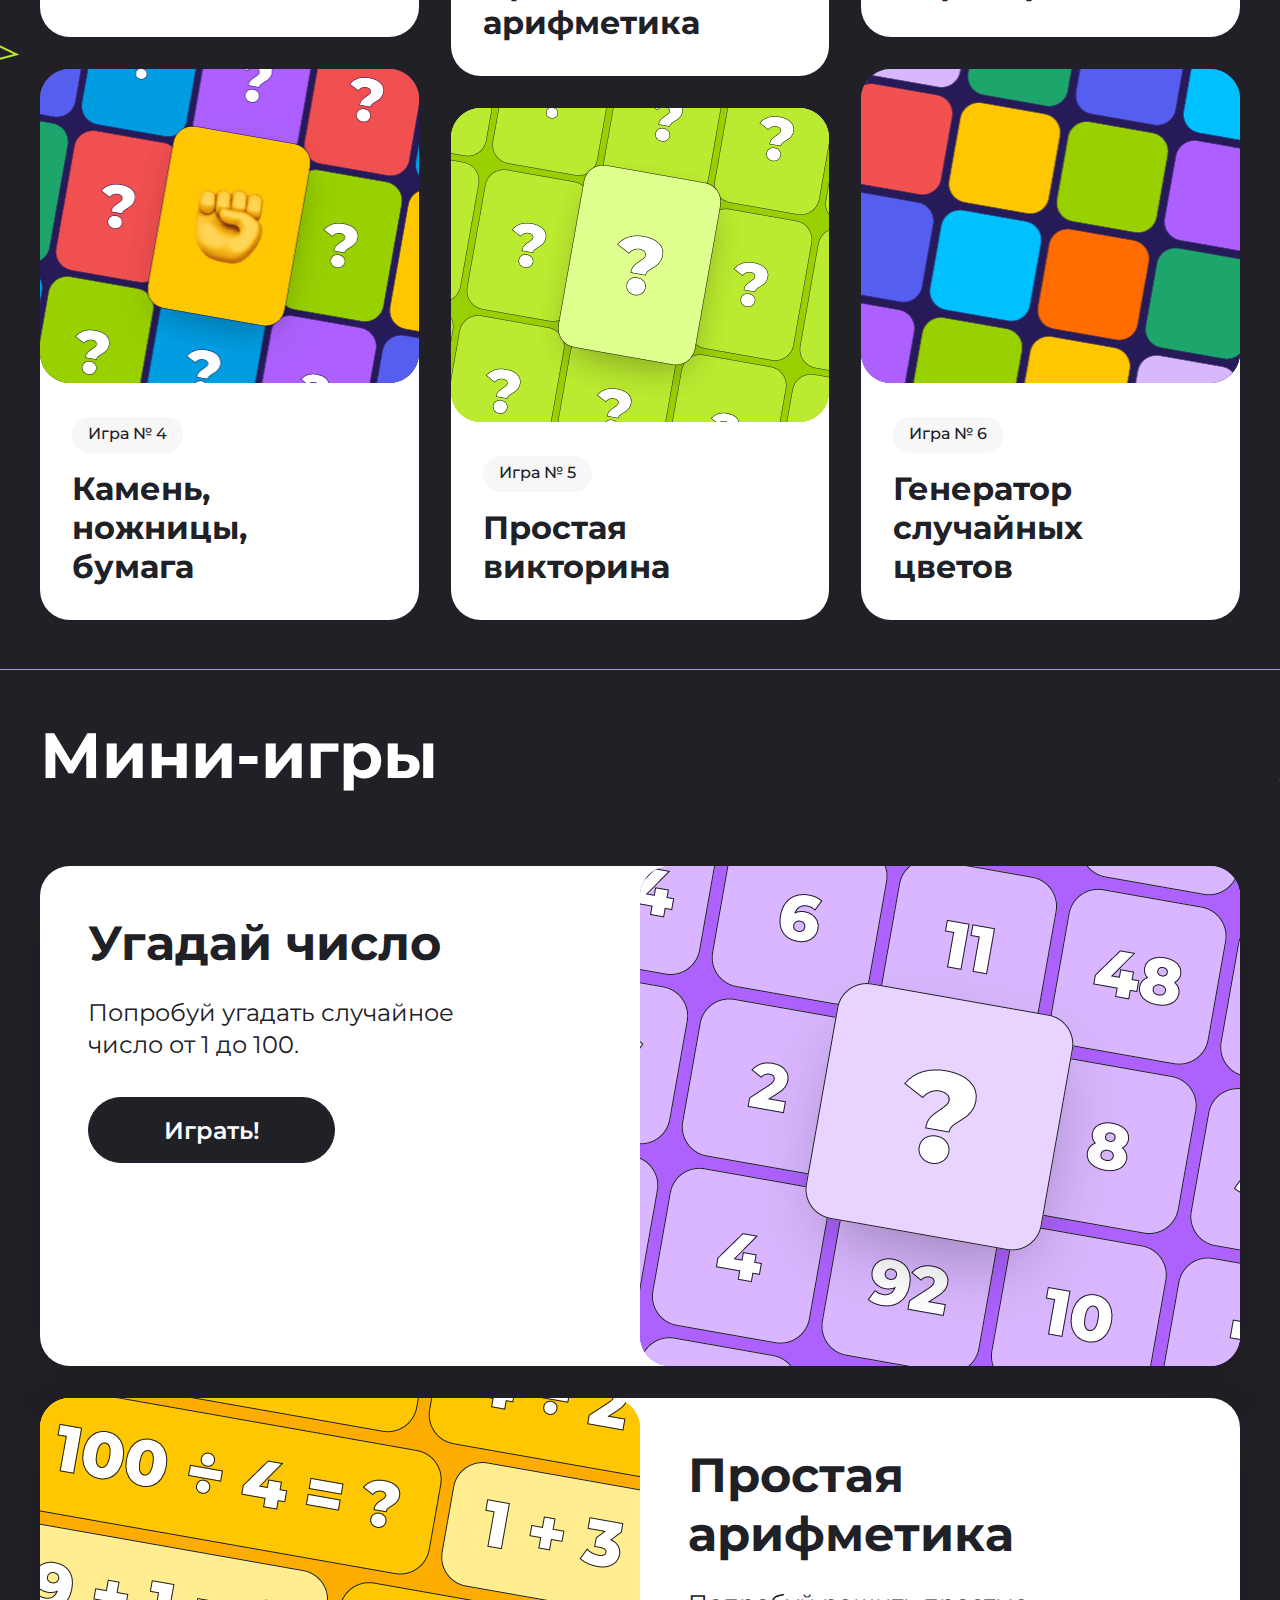
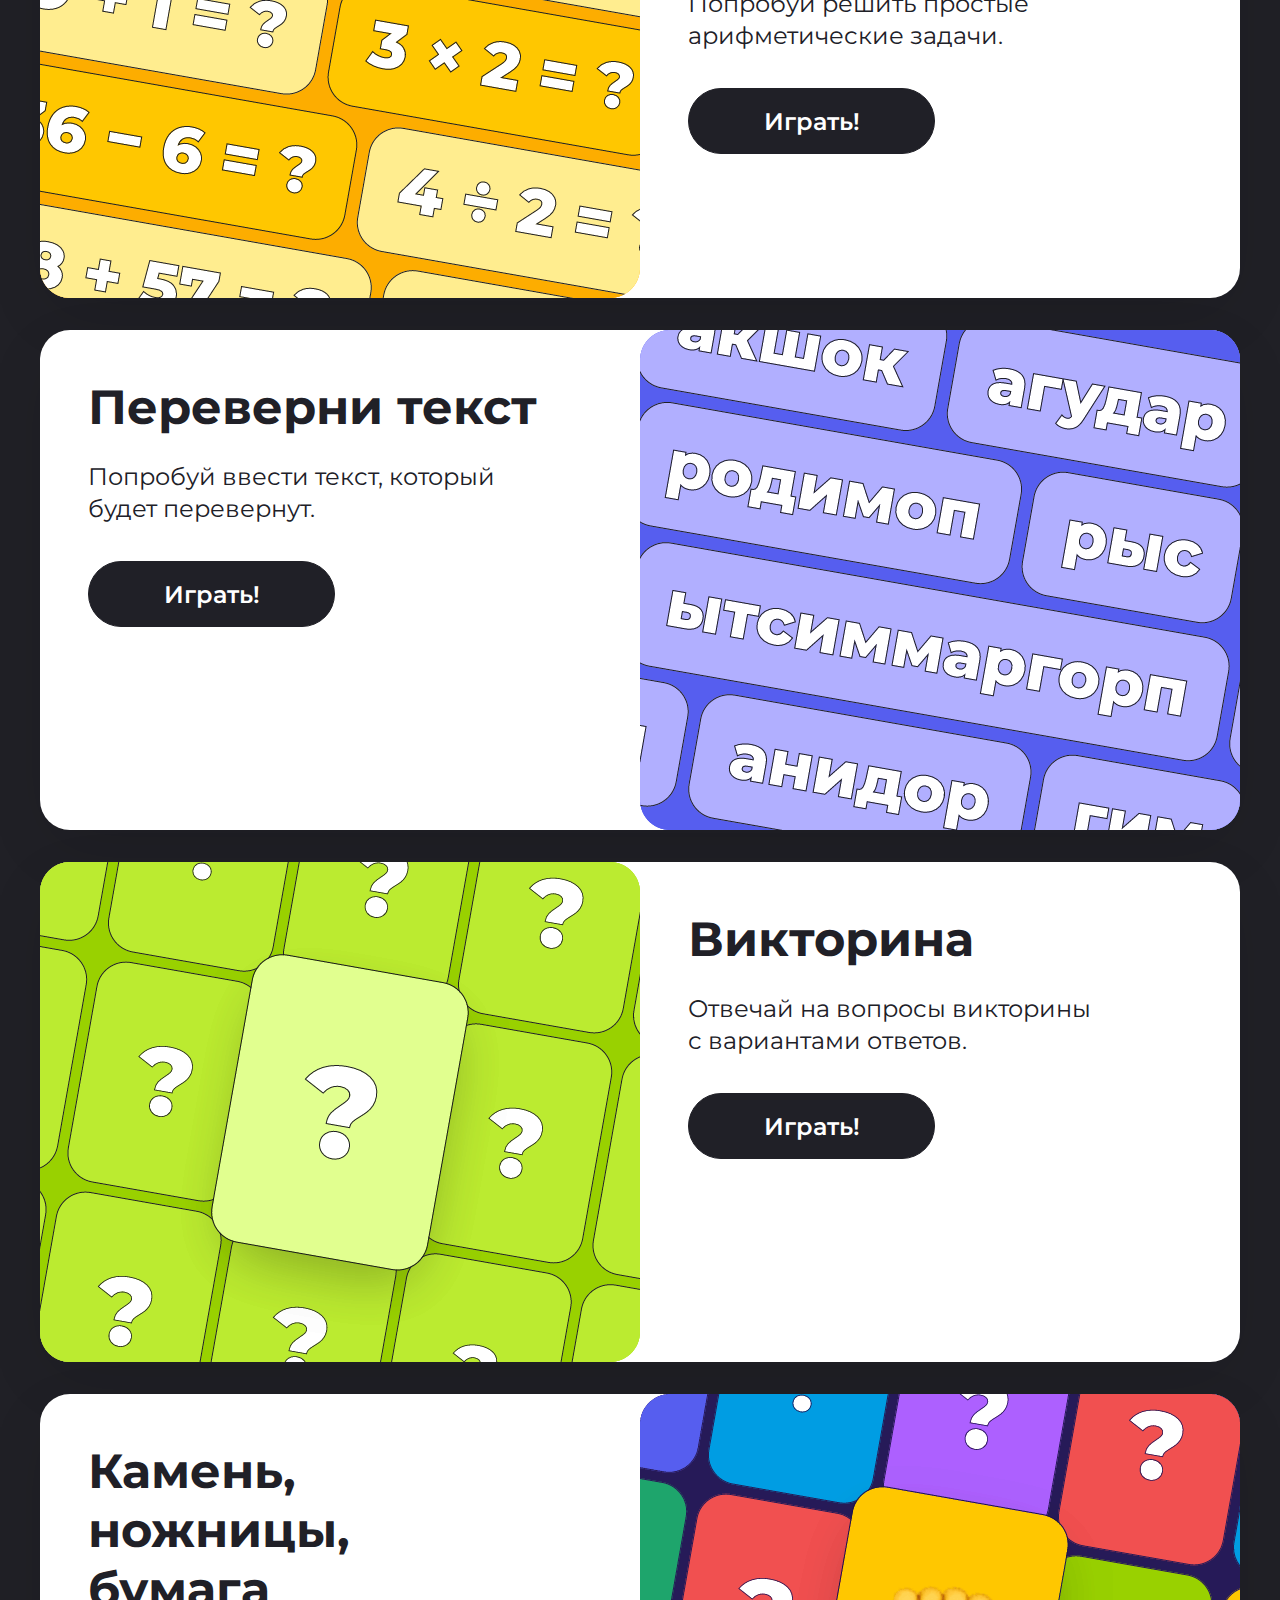
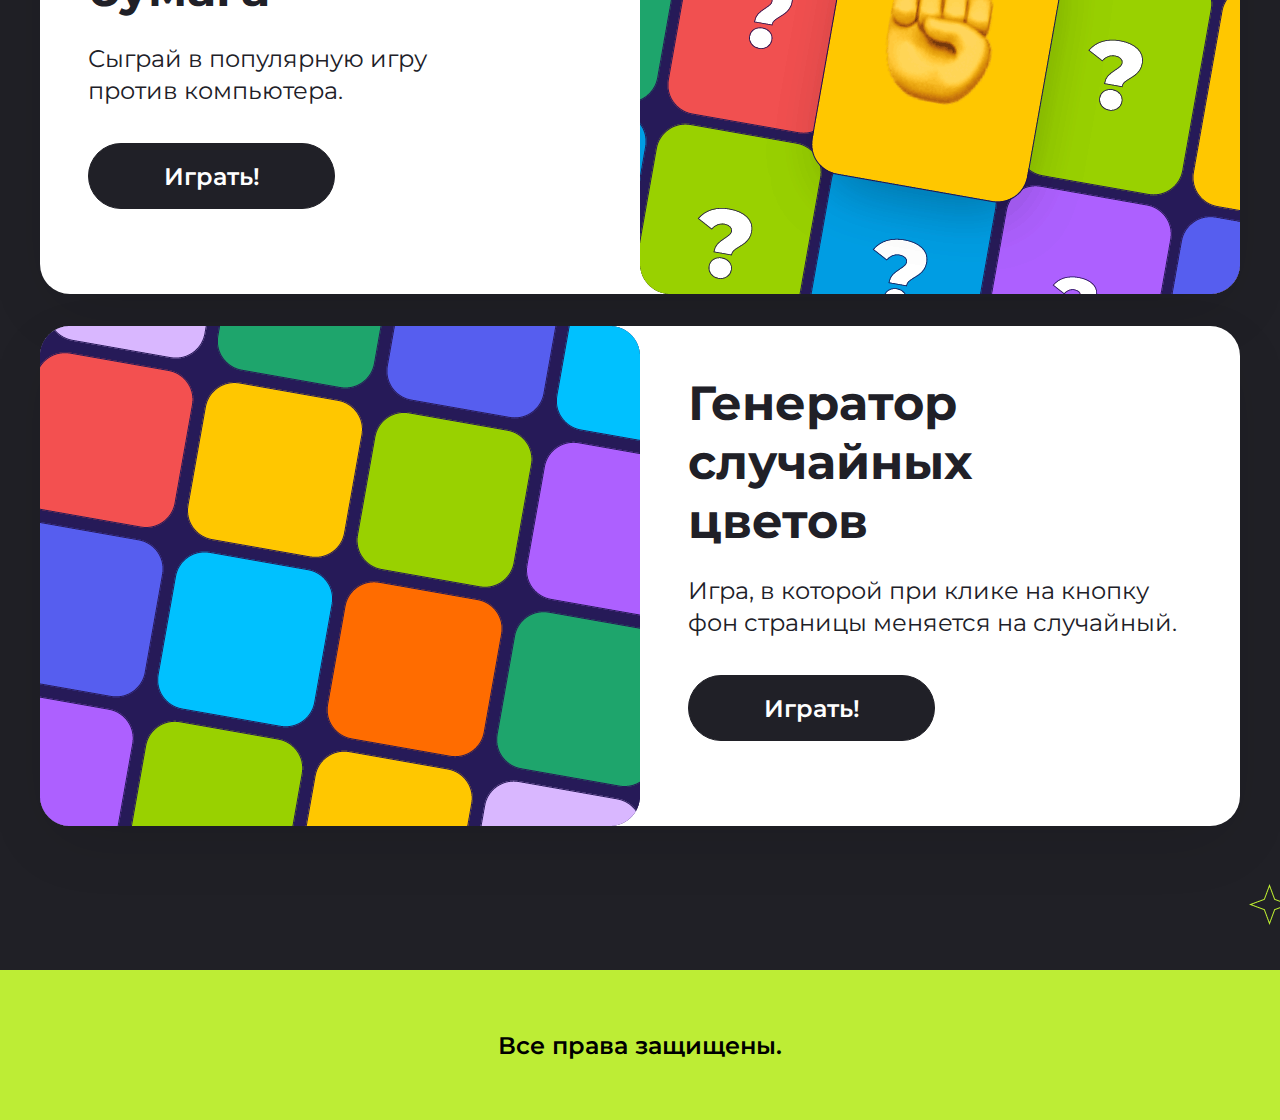
<file: HW8/index.html>
<!DOCTYPE html>
<html lang="en">

<head>
    <meta charset="UTF-8">
    <meta name="viewport" content="width=device-width, initial-scale=1.0">
    <title>Homework-8</title>
    <link rel="preconnect" href="https://fonts.googleapis.com">
    <link rel="preconnect" href="https://fonts.gstatic.com" crossorigin>
    <link href="https://fonts.googleapis.com/css2?family=Montserrat:ital,wght@0,100..900;1,100..900&display=swap"
        rel="stylesheet">
    <link rel="stylesheet" href="style.css">
</head>

<body>
    <header class="header center">
        <h1 class="header__title">Добро пожаловать<br>на мой сайт мини-игр</h1>
        <p class="header__text">Тебе предстоит пройти несколько увлекательных игр. Если готов, нажимай <b>«Поехали!»</b>
            и <b>приступай</b>.</p>
        <a class="header__button" href="#about">Поехали!</a>
        <div class="animated-strip">
            <ul class="animated-strip__list">
                <li class="animated-strip__item">Викторина</li>
                <li class="animated-strip__item">Угадай число</li>
                <li class="animated-strip__item">Переверни текст</li>
                <li class="animated-strip__item">Простая арифметика</li>
                <li class="animated-strip__item">Камень, ножницы, бумага</li>
                <li class="animated-strip__item">Генератор случайных цветов</li>
            </ul>
        </div>
    </header>
    <section class="about-games center" id="about">
        <h2 class="about-games__title">Об играх</h2>
        <p class="about-games__text">В моей коллекции представлено 6 игр на разные темы.<br>Игры несложные — в них может
            поиграть каждый.<br>Все игры доступны для пользования.</p>
        <div class="about-games__box">
            <a class="about-games__link about-games__link_1" href="#game_1">
                <article class="game-card">
                    <img class="game-card__img" src="images/game1.png" alt="Игра № 1">
                    <div class="game-card__info">
                        <p class="game-card__number">Игра № 1</p>
                        <p class="game-card__name">Угадай число</p>
                    </div>
                </article>
            </a>
            <a class="about-games__link about-games__link_2" href="#game_2">
                <article class="game-card">
                    <img class="game-card__img" src="images/game2.png" alt="Игра № 2">
                    <div class="game-card__info">
                        <p class="game-card__number">Игра № 2</p>
                        <p class="game-card__name">Простая арифметика</p>
                    </div>
                </article>
            </a>
            <a class="about-games__link about-games__link_3" href="#game_3">
                <article class="game-card">
                    <img class="game-card__img" src="images/game3.png" alt="Игра № 3">
                    <div class="game-card__info">
                        <p class="game-card__number">Игра № 3</p>
                        <p class="game-card__name">Переверни текст</p>
                    </div>
                </article>
            </a>
            <a class="about-games__link about-games__link_4" href="#game_5">
                <article class="game-card">
                    <img class="game-card__img" src="images/game4.png" alt="Игра № 4">
                    <div class="game-card__info">
                        <p class="game-card__number">Игра № 4</p>
                        <p class="game-card__name">Камень,<br>ножницы,<br>бумага</p>
                    </div>
                </article>
            </a>
            <a class="about-games__link about-games__link_5" href="#game_4">
                <article class="game-card">
                    <img class="game-card__img" src="images/game5.png" alt="Игра № 5">
                    <div class="game-card__info">
                        <p class="game-card__number">Игра № 5</p>
                        <p class="game-card__name">Простая викторина</p>
                    </div>
                </article>
            </a>
            <a class="about-games__link about-games__link_6" href="#game_6">
                <article class="game-card">
                    <img class="game-card__img" src="images/game6.png" alt="Игра № 6">
                    <div class="game-card__info">
                        <p class="game-card__number">Игра № 6</p>
                        <p class="game-card__name">Генератор случайных цветов</p>
                    </div>
                </article>
            </a>
        </div>
    </section>
    <section class="games center">
        <h2 class="games__title">Мини-игры</h2>
        <div class="games__content">
            <article class="game game_row-reverse" id="game_1">
                <img class="game__img" src="images/game_1.png" alt="Угадай число">
                <div class="game__info">
                    <p class="game__name">Угадай число</p>
                    <p class="game__desc">Попробуй угадать случайное <br>число от 1 до 100.</p>
                    <button type="button" onclick="game1(1, 100)" class="game__button">Играть!</button>
                </div>
            </article>
            <article class="game" id="game_2">
                <img class="game__img" src="images/game_2.png" alt="Простая арифметика">
                <div class="game__info">
                    <p class="game__name">Простая арифметика</p>
                    <p class="game__desc">Попробуй решить простые арифметические задачи.</p>
                    <button type="button" onclick="game2()" class="game__button">Играть!</button>
                </div>
            </article>
            <article class="game game_row-reverse" id="game_3">
                <img class="game__img" src="images/game_3.png" alt="Переверни текст">
                <div class="game__info">
                    <p class="game__name">Переверни текст</p>
                    <p class="game__desc">Попробуй ввести текст, который <br>будет перевернут.</p>
                    <button type="button" onclick="game3()" class="game__button">Играть!</button>
                </div>
            </article>
            <article class="game" id="game_4">
                <img class="game__img" src="images/game_4.png" alt="Викторина">
                <div class="game__info">
                    <p class="game__name">Викторина</p>
                    <p class="game__desc">Отвечай на вопросы викторины <br>с вариантами ответов.</p>
                    <button type="button" onclick="game4()" class="game__button">Играть!</button>
                </div>
            </article>
            <article class="game game_row-reverse" id="game_5">
                <img class="game__img" src="images/game_5.png" alt="Камень, ножницы, бумага">
                <div class="game__info">
                    <p class="game__name">Камень, <br>ножницы, <br>бумага</p>
                    <p class="game__desc">Сыграй в популярную игру <br>против компьютера.</p>
                    <button type="button" onclick="game5()" class="game__button">Играть!</button>
                </div>
            </article>
            <article class="game" id="game_6">
                <img class="game__img" src="images/game_6.png" alt="Генератор случайных цветов">
                <div class="game__info">
                    <p class="game__name">Генератор <br>случайных <br>цветов</p>
                    <p class="game__desc">Игра, в которой при клике на кнопку фон страницы меняется на случайный.</p>
                    <button type="button" class="game__button">Играть!</button>
                </div>
            </article>
        </div>
    </section>
    <footer class="footer center">
        <p class="footer__text">Все права защищены.</p>
    </footer>
    <script src="games.js"></script>
    <script src="hw-18.js"></script>
    
</body>

</html>
</file>
<file: coursework/style.css>
@charset "UTF-8";
* {
  margin: 0;
  padding: 0;
}

html {
  scroll-behavior: smooth;
}

body {
  font-family: "Montserrat", sans-serif;
  font-optical-sizing: auto;
}

.center {
  padding-left: calc(50% - 600px);
  padding-right: calc(50% - 600px);
}

.header {
  position: relative;
  height: 800px;
  background-image: url(images/header_green.png);
  background-size: cover;
  background-position: center;
  display: flex;
  flex-direction: column;
  flex-wrap: wrap;
  align-content: flex-start;
  justify-content: flex-start;
  padding-top: 196px;
  box-sizing: border-box;
  overflow: hidden;
}
.header__title {
  max-width: 769px;
  color: rgb(32, 32, 39);
  font-size: 64px;
  font-weight: 700;
  line-height: 78px;
  letter-spacing: 0;
  text-align: left;
  margin-bottom: 24px;
}
.header__text {
  max-width: 720px;
  color: rgb(32, 32, 39);
  font-size: 24px;
  font-weight: 400;
  line-height: 32px;
  letter-spacing: 0;
  text-align: left;
  margin-bottom: 48px;
}
.header__button, .game__button {
  width: 247px;
  height: 66px;
  box-sizing: border-box;
  border: 1px solid rgb(32, 32, 39);
  border-radius: 60px;
  background: rgb(32, 32, 39);
  padding: 16px 28px;
  text-decoration-line: none;
  color: rgb(255, 255, 255);
  font-size: 24px;
  font-weight: 600;
  line-height: 141.69%;
  letter-spacing: 0;
  text-align: center;
}
.header__button:hover, .game__button:hover {
  background-color: rgb(255, 255, 255);
  color: rgb(32, 32, 39);
}

.animated-strip {
  display: flex;
  flex-direction: row;
  flex-wrap: nowrap;
  position: absolute;
  width: auto;
  max-height: 90px;
  background-color: rgb(188, 236, 48);
  bottom: 0;
  left: -30px;
  right: auto;
  padding: 27px 49px;
  box-sizing: border-box;
}
.animated-strip__list {
  display: flex;
  flex-direction: row;
  justify-content: flex-start;
  align-items: center;
  max-height: 36px;
  list-style-type: none;
  gap: 138px;
}
.animated-strip__list li {
  position: relative;
}
.animated-strip__list li::after {
  position: absolute;
  content: "";
  width: 36px;
  height: 36px;
  background-image: url(images/star.svg);
  background-repeat: no-repeat;
  background-position: center;
  background-size: cover;
  margin-left: 51px;
}
.animated-strip__item {
  display: inline-block;
  color: rgb(32, 32, 39);
  font-size: 30px;
  font-weight: 700;
  line-height: 110%;
  letter-spacing: 0;
  text-align: left;
  text-transform: uppercase;
  white-space: nowrap;
}
.animated-strip__item:last-child {
  margin-right: 138px;
}

.start-scrolling {
  animation: start-scrolling 40s linear -20s infinite;
}

.next-scrolling {
  position: absolute;
  animation: next-scrolling 40s linear infinite;
}

@keyframes start-scrolling {
  from {
    transform: translateX(100%);
  }
  to {
    transform: translateX(-100%);
  }
}
@keyframes next-scrolling {
  from {
    transform: translateX(100%);
  }
  to {
    transform: translateX(-100%);
  }
}
.about-games {
  background-image: url(images/black1.png);
  background-size: cover;
  background-position: bottom;
  padding-top: 94px;
  padding-bottom: 50px;
}
.about-games__title {
  color: rgb(255, 255, 255);
  font-size: 64px;
  font-weight: 700;
  line-height: 78px;
  letter-spacing: 0;
  text-align: left;
}
.about-games__text {
  color: rgb(255, 255, 255);
  font-size: 24px;
  font-weight: 400;
  line-height: 32px;
  letter-spacing: 0px;
  text-align: left;
  margin-top: 24px;
}
.about-games__box {
  display: grid;
  grid-template-columns: repeat(12, 1fr);
  grid-template-rows: 473px 7px 512px;
  gap: 32px;
  margin-top: 72px;
}
.about-games__link {
  display: block;
  grid-column: span 4;
  text-decoration-line: none;
  transition: all 1s;
}
.about-games__link:hover {
  transform: scale(1.06);
}
.about-games__link_1, .about-games__link_3 {
  grid-row: 1/2;
}
.about-games__link_2 {
  grid-row: 1/3;
}
.about-games__link_4, .about-games__link_6 {
  grid-row: 2/4;
}
.about-games__link_5 {
  grid-row: 3/4;
}

.game-card {
  height: 100%;
  width: 100%;
  background-color: rgb(255, 255, 255);
  border-radius: 30px;
}
.game-card__img {
  width: 100%;
  height: 314px;
}
.game-card__info {
  display: flex;
  flex-direction: column;
  justify-content: flex-start;
  align-items: flex-start;
  gap: 16px;
  padding: 30px 32px 36px 32px;
}
.game-card__number {
  min-width: 108px;
  height: 36px;
  border-radius: 52.58px;
  background: rgb(247, 247, 247);
  padding: 8px 16px 10px 16px;
  box-sizing: border-box;
  color: rgb(32, 32, 39);
  font-size: 16px;
  font-weight: 500;
  line-height: 110%;
  letter-spacing: 0;
  text-align: left;
}
.game-card__name {
  color: rgb(32, 32, 39);
  font-size: 32px;
  font-weight: 700;
  line-height: 39px;
  letter-spacing: 0;
  text-align: left;
}

.games {
  display: flex;
  flex-direction: column;
  flex-wrap: wrap;
  background-image: url(images/black2.png);
  background-size: cover;
  background-repeat: no-repeat;
  padding-top: 46px;
  padding-bottom: 144px;
}
.games__title {
  color: rgb(255, 255, 255);
  font-size: 64px;
  font-weight: 700;
  line-height: 78px;
  letter-spacing: 0;
  text-align: left;
}
.games__content {
  display: flex;
  flex-direction: column;
  flex-wrap: wrap;
  margin-top: 72px;
  gap: 32px;
}

.game {
  width: 100%;
  height: 500px;
  display: flex;
  flex-direction: row;
  border-radius: 30px;
  box-shadow: 0px 20px 67px -12px rgba(0, 0, 0, 0.13);
  background: rgb(255, 255, 255);
}
.game__img {
  max-width: 600px;
  height: auto;
}
.game__info {
  width: 50%;
  display: flex;
  flex-direction: column;
  flex-wrap: wrap;
  align-content: stretch;
  justify-content: flex-start;
  padding: 48px;
  box-sizing: border-box;
}
.game__name {
  color: rgb(32, 32, 39);
  font-size: 48px;
  font-weight: 700;
  line-height: 59px;
  letter-spacing: 0;
  text-align: left;
  margin-bottom: 24px;
}
.game__desc {
  color: rgb(32, 32, 39);
  font-size: 24px;
  font-weight: 400;
  line-height: 32px;
  letter-spacing: 0;
  text-align: left;
  margin-bottom: 36px;
}
.game__button {
  font-family: "Montserrat";
}
.game__button:hover {
  background-color: rgb(255, 255, 255);
  color: rgb(32, 32, 39);
}
.game_row-reverse {
  flex-direction: row-reverse;
}

.footer {
  height: 150px;
  background-color: rgb(189, 237, 53);
  display: flex;
  flex-wrap: wrap;
  align-content: center;
  justify-content: center;
}
.footer__text {
  color: rgb(0, 0, 0);
  font-size: 24px;
  font-weight: 600;
  line-height: 29px;
  letter-spacing: 0;
}

@media (max-width: 1024px) {
  .center {
    padding-left: calc(50% - 393px);
    padding-right: calc(50% - 393px);
  }
  .about-games {
    padding-top: 46px;
  }
  .about-games__box {
    grid-template-rows: 371px 7px 412px;
  }
  .game-card__img {
    height: 241px;
  }
  .game-card__info {
    gap: 8px;
    padding: 10px 12px 16px 16px;
  }
  .game-card__name {
    font-size: 26px;
    line-height: 28px;
  }
  .games {
    align-content: center;
    padding-bottom: 72px;
  }
  .games__content {
    max-width: 100%;
    align-content: center;
    margin-top: 52px;
  }
  .game {
    height: 380px;
  }
  .game__img {
    width: 50%;
  }
  .game__name {
    font-size: 36px;
    line-height: 40px;
    margin-bottom: 14px;
  }
  .game__info {
    padding: 36px;
  }
  .game__desc {
    font-size: 20px;
    line-height: 26px;
    margin-bottom: 28px;
  }
  .footer {
    height: 100px;
  }
}
@media (max-width: 767px) {
  .center {
    padding-left: 16px;
    padding-right: 16px;
  }
  .header {
    height: 700px;
    background-image: url(images/header_mob.png);
    background-position: top;
    padding-top: 147px;
  }
  .header__title {
    color: rgb(32, 32, 39);
    font-size: 40px;
    line-height: 49px;
    text-align: center;
  }
  .header__text {
    color: rgb(32, 32, 39);
    font-size: 16px;
    line-height: 20px;
    text-align: center;
    margin-bottom: 36px;
  }
  .header__button, .game__button {
    width: 100%;
    max-width: 285px;
    height: 55px;
    font-size: 16px;
    align-self: center;
    pointer-events: none; /*Убирает действие hover*/
  }
  .animated-strip {
    left: -6px;
    padding: 16px 24px;
  }
  .animated-strip__list {
    gap: 74px;
  }
  .animated-strip__list li::after {
    background-image: url(images/star_mob.svg);
    width: 20px;
    height: 20px;
    margin-left: 27px;
  }
  .animated-strip__item {
    font-size: 16px;
  }
  .animated-strip__item:last-child {
    margin-right: 74px;
  }
  .about-games {
    display: none;
  }
  .games {
    align-content: center;
    padding-top: 48px;
    padding-bottom: 48px;
  }
  .games__title {
    font-size: 40px;
    line-height: 49px;
  }
  .games__content {
    max-width: 100%;
    margin-top: 48px;
    align-content: center;
    gap: 24px;
  }
  .game {
    max-width: 600px;
    height: auto;
    flex-direction: column;
  }
  .game__img {
    width: 100%;
  }
  .game__info {
    width: 100%;
    padding: 29px 29px 32px 29px;
  }
  .game__name {
    font-size: 32px;
    line-height: 39px;
    margin-bottom: 16px;
  }
  .game__desc {
    max-width: 285px;
    font-size: 16px;
    line-height: 20px;
    margin-bottom: 32px;
  }
  .game__button:hover {
    background-color: rgb(32, 32, 39);
    color: rgb(255, 255, 255);
  }
  .footer {
    height: 100px;
  }
  .footer__text {
    font-size: 16px;
    line-height: 20px;
  }
}/*# sourceMappingURL=style.css.map */
</file>
<file: HW3/style.css>
* {
  margin: 0;
  padding: 0;
}

html {
  scroll-behavior: smooth;
}

body {
  font-family: "Montserrat", sans-serif;
  font-optical-sizing: auto;
}

.center {
  padding-left: calc(50% - 600px);
  padding-right: calc(50% - 600px);
}

.header {
  height: 800px;
  background-image: url(images/header_green.png);
  background-size: cover;
  background-position: center;
  display: flex;
  flex-direction: column;
  flex-wrap: wrap;
  align-content: flex-start;
  justify-content: flex-start;
  padding-top: 196px;
  box-sizing: border-box;
}
.header__title {
  max-width: 769px;
  color: rgb(32, 32, 39);
  font-size: 64px;
  font-weight: 700;
  line-height: 78px;
  letter-spacing: 0;
  text-align: left;
  margin-bottom: 24px;
}
.header__text {
  max-width: 720px;
  color: rgb(32, 32, 39);
  font-size: 24px;
  font-weight: 400;
  line-height: 32px;
  letter-spacing: 0;
  text-align: left;
  margin-bottom: 48px;
}
.header__button {
  width: 247px;
  height: 66px;
  box-sizing: border-box;
  border: 1px solid rgb(32, 32, 39);
  border-radius: 60px;
  background: rgb(32, 32, 39);
  padding: 16px 28px;
  text-decoration-line: none;
  color: rgb(255, 255, 255);
  font-size: 24px;
  font-weight: 600;
  line-height: 141.69%;
  letter-spacing: 0;
  text-align: center;
}
.header__button:hover {
  background-color: rgb(255, 255, 255);
  color: rgb(32, 32, 39);
}

.about-games {
  background-image: url(images/black1.png);
  background-size: cover;
  background-position: center;
  padding-top: 94px;
  padding-bottom: 50px;
}
.about-games__title {
  color: rgb(255, 255, 255);
  font-size: 64px;
  font-weight: 700;
  line-height: 78px;
  letter-spacing: 0;
  text-align: left;
}
.about-games__text {
  color: rgb(255, 255, 255);
  font-size: 24px;
  font-weight: 400;
  line-height: 32px;
  letter-spacing: 0px;
  text-align: left;
  margin-top: 24px;
}
.about-games__box {
  display: grid;
  grid-template-columns: repeat(12, 1fr);
  grid-template-rows: 473px 7px 512px;
  gap: 32px;
  margin-top: 72px;
}
.about-games__link {
  display: block;
  grid-column: span 4;
  text-decoration-line: none;
}
.about-games__link:hover {
  transform: scale(1.06);
  transition: all 1s;
}
.about-games__link_1, .about-games__link_3 {
  grid-row: 1/2;
}
.about-games__link_2 {
  grid-row: 1/3;
}
.about-games__link_4, .about-games__link_6 {
  grid-row: 2/4;
}
.about-games__link_5 {
  grid-row: 3/4;
}

.game-card {
  height: 100%;
  width: 100%;
  background-color: rgb(255, 255, 255);
  border-radius: 30px;
}
.game-card__img {
  width: 100%;
  height: 314px;
}
.game-card__info {
  display: flex;
  flex-direction: column;
  justify-content: flex-start;
  align-items: flex-start;
  gap: 16px;
  padding: 30px 32px 36px 32px;
}
.game-card__number {
  min-width: 108px;
  height: 36px;
  border-radius: 52.58px;
  background: rgb(247, 247, 247);
  padding: 8px 16px 10px 16px;
  box-sizing: border-box;
  color: rgb(32, 32, 39);
  font-size: 16px;
  font-weight: 500;
  line-height: 110%;
  letter-spacing: 0;
  text-align: left;
}
.game-card__name {
  color: rgb(32, 32, 39);
  font-size: 32px;
  font-weight: 700;
  line-height: 39px;
  letter-spacing: 0;
  text-align: left;
}

.games {
  display: flex;
  flex-direction: column;
  flex-wrap: wrap;
  background-image: url(images/black2.png);
  background-size: cover;
  padding-top: 46px;
  padding-bottom: 144px;
}
.games__title {
  color: rgb(255, 255, 255);
  font-size: 64px;
  font-weight: 700;
  line-height: 78px;
  letter-spacing: 0;
  text-align: left;
}
.games__content {
  display: flex;
  flex-direction: column;
  flex-wrap: wrap;
  margin-top: 72px;
  gap: 32px;
}

.game {
  width: 100%;
  height: 500px;
  display: flex;
  flex-direction: row;
  border-radius: 30px;
  box-shadow: 0px 20px 67px -12px rgba(0, 0, 0, 0.13);
  background: rgb(255, 255, 255);
}
.game__img {
  max-width: 600px;
  height: auto;
}
.game__info {
  width: 50%;
  display: flex;
  flex-direction: column;
  flex-wrap: wrap;
  align-content: stretch;
  justify-content: flex-start;
  padding: 48px;
  box-sizing: border-box;
}
.game__name {
  color: rgb(32, 32, 39);
  font-size: 48px;
  font-weight: 700;
  line-height: 59px;
  letter-spacing: 0;
  text-align: left;
  margin-bottom: 24px;
}
.game__desc {
  color: rgb(32, 32, 39);
  font-size: 24px;
  font-weight: 400;
  line-height: 32px;
  letter-spacing: 0;
  text-align: left;
  margin-bottom: 36px;
}
.game__link {
  width: 247px;
  height: 66px;
  border: 1px solid rgb(32, 32, 39);
  border-radius: 60px;
  background: rgb(32, 32, 39);
  padding: 16px 28px;
  box-sizing: border-box;
  text-decoration-line: none;
  color: rgb(255, 255, 255);
  font-size: 24px;
  font-weight: 600;
  line-height: 141.69%;
  letter-spacing: 0;
  text-align: center;
}
.game__link:hover {
  background-color: rgb(255, 255, 255);
  color: rgb(32, 32, 39);
}
.game_row-reverse {
  flex-direction: row-reverse;
}

.footer {
  height: 150px;
  background-color: rgb(189, 237, 53);
  display: flex;
  flex-wrap: wrap;
  align-content: center;
  justify-content: center;
}
.footer__text {
  color: rgb(0, 0, 0);
  font-size: 24px;
  font-weight: 600;
  line-height: 29px;
  letter-spacing: 0;
}

@media (max-width: 1024px) {
  .center {
    padding-left: calc(50% - 393px);
    padding-right: calc(50% - 393px);
  }
  .games {
    align-content: center;
  }
  .games__content {
    max-width: 100%;
    align-content: center;
  }
  .game {
    height: auto;
  }
  .game__img {
    width: 50%;
  }
}
@media (max-width: 767px) {
  .center {
    padding-left: 16px;
    padding-right: 16px;
  }
  .header {
    height: 700px;
    background-image: url(images/header_mob.png);
    background-position: top;
    padding-top: 147px;
  }
  .header__title {
    color: rgb(32, 32, 39);
    font-size: 40px;
    line-height: 49px;
    text-align: center;
  }
  .header__text {
    color: rgb(32, 32, 39);
    font-size: 16px;
    line-height: 20px;
    text-align: center;
    margin-bottom: 36px;
  }
  .header__button {
    width: 100%;
    max-width: 285px;
    height: 55px;
    color: rgb(255, 255, 255);
    font-size: 16px;
    align-self: center;
    pointer-events: none;
  }
  .about-games {
    display: none;
  }
  .games {
    align-content: center;
    padding-top: 48px;
    padding-bottom: 48px;
  }
  .games__title {
    font-size: 40px;
    line-height: 49px;
  }
  .games__content {
    max-width: 100%;
    margin-top: 48px;
    align-content: center;
  }
  .game {
    max-width: 600px;
    height: auto;
    flex-direction: column;
  }
  .game__img {
    width: 100%;
  }
  .game__info {
    width: 100%;
    padding: 29px 29px 32px 29px;
  }
  .game__name {
    font-size: 32px;
    line-height: 39px;
    margin-bottom: 16px;
  }
  .game__desc {
    max-width: 285px;
    font-size: 16px;
    line-height: 20px;
    margin-bottom: 32px;
  }
  .game__link {
    width: 100%;
    max-width: 285px;
    height: 55px;
    font-size: 16px;
    align-self: center;
  }
  .game__link:hover {
    background-color: rgb(32, 32, 39);
    color: rgb(255, 255, 255);
  }
  .footer {
    height: 100px;
  }
  .footer__text {
    font-size: 16px;
    line-height: 20px;
  }
}/*# sourceMappingURL=style.css.map */
</file>
<file: HW4/style.css>
@charset "UTF-8";
* {
  margin: 0;
  padding: 0;
}

html {
  scroll-behavior: smooth;
}

body {
  font-family: "Montserrat", sans-serif;
  font-optical-sizing: auto;
}

.center {
  padding-left: calc(50% - 600px);
  padding-right: calc(50% - 600px);
}

.header {
  height: 800px;
  background-image: url(images/header_green.png);
  background-size: cover;
  background-position: center;
  display: flex;
  flex-direction: column;
  flex-wrap: wrap;
  align-content: flex-start;
  justify-content: flex-start;
  padding-top: 196px;
  box-sizing: border-box;
}
.header__title {
  max-width: 769px;
  color: rgb(32, 32, 39);
  font-size: 64px;
  font-weight: 700;
  line-height: 78px;
  letter-spacing: 0;
  text-align: left;
  margin-bottom: 24px;
}
.header__text {
  max-width: 720px;
  color: rgb(32, 32, 39);
  font-size: 24px;
  font-weight: 400;
  line-height: 32px;
  letter-spacing: 0;
  text-align: left;
  margin-bottom: 48px;
}
.header__button, .game__link {
  width: 247px;
  height: 66px;
  box-sizing: border-box;
  border: 1px solid rgb(32, 32, 39);
  border-radius: 60px;
  background: rgb(32, 32, 39);
  padding: 16px 28px;
  text-decoration-line: none;
  color: rgb(255, 255, 255);
  font-size: 24px;
  font-weight: 600;
  line-height: 141.69%;
  letter-spacing: 0;
  text-align: center;
}
.header__button:hover, .game__link:hover {
  background-color: rgb(255, 255, 255);
  color: rgb(32, 32, 39);
}

.about-games {
  background-image: url(images/black1.png);
  background-size: cover;
  background-position: center;
  padding-top: 94px;
  padding-bottom: 50px;
}
.about-games__title {
  color: rgb(255, 255, 255);
  font-size: 64px;
  font-weight: 700;
  line-height: 78px;
  letter-spacing: 0;
  text-align: left;
}
.about-games__text {
  color: rgb(255, 255, 255);
  font-size: 24px;
  font-weight: 400;
  line-height: 32px;
  letter-spacing: 0px;
  text-align: left;
  margin-top: 24px;
}
.about-games__box {
  display: grid;
  grid-template-columns: repeat(12, 1fr);
  grid-template-rows: 473px 7px 512px;
  gap: 32px;
  margin-top: 72px;
}
.about-games__link {
  display: block;
  grid-column: span 4;
  text-decoration-line: none;
}
.about-games__link:hover {
  transform: scale(1.06);
  transition: all 1s;
}
.about-games__link_1, .about-games__link_3 {
  grid-row: 1/2;
}
.about-games__link_2 {
  grid-row: 1/3;
}
.about-games__link_4, .about-games__link_6 {
  grid-row: 2/4;
}
.about-games__link_5 {
  grid-row: 3/4;
}

.game-card {
  height: 100%;
  width: 100%;
  background-color: rgb(255, 255, 255);
  border-radius: 30px;
}
.game-card__img {
  width: 100%;
  height: 314px;
}
.game-card__info {
  display: flex;
  flex-direction: column;
  justify-content: flex-start;
  align-items: flex-start;
  gap: 16px;
  padding: 30px 32px 36px 32px;
}
.game-card__number {
  min-width: 108px;
  height: 36px;
  border-radius: 52.58px;
  background: rgb(247, 247, 247);
  padding: 8px 16px 10px 16px;
  box-sizing: border-box;
  color: rgb(32, 32, 39);
  font-size: 16px;
  font-weight: 500;
  line-height: 110%;
  letter-spacing: 0;
  text-align: left;
}
.game-card__name {
  color: rgb(32, 32, 39);
  font-size: 32px;
  font-weight: 700;
  line-height: 39px;
  letter-spacing: 0;
  text-align: left;
}

.games {
  display: flex;
  flex-direction: column;
  flex-wrap: wrap;
  background-image: url(images/black2.png);
  background-size: cover;
  padding-top: 46px;
  padding-bottom: 144px;
}
.games__title {
  color: rgb(255, 255, 255);
  font-size: 64px;
  font-weight: 700;
  line-height: 78px;
  letter-spacing: 0;
  text-align: left;
}
.games__content {
  display: flex;
  flex-direction: column;
  flex-wrap: wrap;
  margin-top: 72px;
  gap: 32px;
}

.game {
  width: 100%;
  height: 500px;
  display: flex;
  flex-direction: row;
  border-radius: 30px;
  box-shadow: 0px 20px 67px -12px rgba(0, 0, 0, 0.13);
  background: rgb(255, 255, 255);
}
.game__img {
  max-width: 600px;
  height: auto;
}
.game__info {
  width: 50%;
  display: flex;
  flex-direction: column;
  flex-wrap: wrap;
  align-content: stretch;
  justify-content: flex-start;
  padding: 48px;
  box-sizing: border-box;
}
.game__name {
  color: rgb(32, 32, 39);
  font-size: 48px;
  font-weight: 700;
  line-height: 59px;
  letter-spacing: 0;
  text-align: left;
  margin-bottom: 24px;
}
.game__desc {
  color: rgb(32, 32, 39);
  font-size: 24px;
  font-weight: 400;
  line-height: 32px;
  letter-spacing: 0;
  text-align: left;
  margin-bottom: 36px;
}
.game__link:hover {
  background-color: rgb(255, 255, 255);
  color: rgb(32, 32, 39);
}
.game_row-reverse {
  flex-direction: row-reverse;
}

.footer {
  height: 150px;
  background-color: rgb(189, 237, 53);
  display: flex;
  flex-wrap: wrap;
  align-content: center;
  justify-content: center;
}
.footer__text {
  color: rgb(0, 0, 0);
  font-size: 24px;
  font-weight: 600;
  line-height: 29px;
  letter-spacing: 0;
}

@media (max-width: 1024px) {
  .center {
    padding-left: calc(50% - 393px);
    padding-right: calc(50% - 393px);
  }
  .games {
    align-content: center;
  }
  .games__content {
    max-width: 100%;
    align-content: center;
  }
  .game {
    height: auto;
  }
  .game__img {
    width: 50%;
  }
}
@media (max-width: 767px) {
  .center {
    padding-left: 16px;
    padding-right: 16px;
  }
  .header {
    height: 700px;
    background-image: url(images/header_mob.png);
    background-position: top;
    padding-top: 147px;
  }
  .header__title {
    color: rgb(32, 32, 39);
    font-size: 40px;
    line-height: 49px;
    text-align: center;
  }
  .header__text {
    color: rgb(32, 32, 39);
    font-size: 16px;
    line-height: 20px;
    text-align: center;
    margin-bottom: 36px;
  }
  .header__button, .game__link {
    width: 100%;
    max-width: 285px;
    height: 55px;
    font-size: 16px;
    align-self: center;
    pointer-events: none; /*Убирает действие hover*/
  }
  .about-games {
    display: none;
  }
  .games {
    align-content: center;
    padding-top: 48px;
    padding-bottom: 48px;
  }
  .games__title {
    font-size: 40px;
    line-height: 49px;
  }
  .games__content {
    max-width: 100%;
    margin-top: 48px;
    align-content: center;
  }
  .game {
    max-width: 600px;
    height: auto;
    flex-direction: column;
  }
  .game__img {
    width: 100%;
  }
  .game__info {
    width: 100%;
    padding: 29px 29px 32px 29px;
  }
  .game__name {
    font-size: 32px;
    line-height: 39px;
    margin-bottom: 16px;
  }
  .game__desc {
    max-width: 285px;
    font-size: 16px;
    line-height: 20px;
    margin-bottom: 32px;
  }
  .game__link:hover {
    background-color: rgb(32, 32, 39);
    color: rgb(255, 255, 255);
  }
  .footer {
    height: 100px;
  }
  .footer__text {
    font-size: 16px;
    line-height: 20px;
  }
}/*# sourceMappingURL=style.css.map */
</file>
<file: HW5/style.css>
@charset "UTF-8";
* {
  margin: 0;
  padding: 0;
}

html {
  scroll-behavior: smooth;
}

body {
  font-family: "Montserrat", sans-serif;
  font-optical-sizing: auto;
}

.center {
  padding-left: calc(50% - 600px);
  padding-right: calc(50% - 600px);
}

.header {
  position: relative;
  height: 800px;
  background-image: url(images/header_green.png);
  background-size: cover;
  background-position: center;
  display: flex;
  flex-direction: column;
  flex-wrap: wrap;
  align-content: flex-start;
  justify-content: flex-start;
  padding-top: 196px;
  box-sizing: border-box;
}
.header__title {
  max-width: 769px;
  color: rgb(32, 32, 39);
  font-size: 64px;
  font-weight: 700;
  line-height: 78px;
  letter-spacing: 0;
  text-align: left;
  margin-bottom: 24px;
}
.header__text {
  max-width: 720px;
  color: rgb(32, 32, 39);
  font-size: 24px;
  font-weight: 400;
  line-height: 32px;
  letter-spacing: 0;
  text-align: left;
  margin-bottom: 48px;
}
.header__button, .game__link {
  width: 247px;
  height: 66px;
  box-sizing: border-box;
  border: 1px solid rgb(32, 32, 39);
  border-radius: 60px;
  background: rgb(32, 32, 39);
  padding: 16px 28px;
  text-decoration-line: none;
  color: rgb(255, 255, 255);
  font-size: 24px;
  font-weight: 600;
  line-height: 141.69%;
  letter-spacing: 0;
  text-align: center;
}
.header__button:hover, .game__link:hover {
  background-color: rgb(255, 255, 255);
  color: rgb(32, 32, 39);
}

.animated-strip {
  position: absolute;
  max-height: 90px;
  background-color: rgb(188, 236, 48);
  bottom: 0;
  left: -30px;
  right: 0;
  padding: 27px 49px;
  box-sizing: border-box;
  overflow: hidden;
}
.animated-strip__list {
  max-height: 36px;
  list-style-type: none;
  display: flex;
  flex-direction: row;
  justify-content: flex-start;
  align-items: center;
  gap: 138px;
}
.animated-strip__list li {
  position: relative;
}
.animated-strip__list li::after {
  position: absolute;
  content: "";
  width: 36px;
  height: 36px;
  background-image: url(images/star.svg);
  background-repeat: no-repeat;
  background-position: center;
  background-size: cover;
  margin-left: 51px;
}
.animated-strip__item {
  display: inline-block;
  color: rgb(32, 32, 39);
  font-size: 30px;
  font-weight: 700;
  line-height: 110%;
  letter-spacing: 0;
  text-align: left;
  text-transform: uppercase;
  white-space: nowrap;
}

.about-games {
  background-image: url(images/black1.png);
  background-size: cover;
  background-position: center;
  padding-top: 94px;
  padding-bottom: 50px;
}
.about-games__title {
  color: rgb(255, 255, 255);
  font-size: 64px;
  font-weight: 700;
  line-height: 78px;
  letter-spacing: 0;
  text-align: left;
}
.about-games__text {
  color: rgb(255, 255, 255);
  font-size: 24px;
  font-weight: 400;
  line-height: 32px;
  letter-spacing: 0px;
  text-align: left;
  margin-top: 24px;
}
.about-games__box {
  display: grid;
  grid-template-columns: repeat(12, 1fr);
  grid-template-rows: 473px 7px 512px;
  gap: 32px;
  margin-top: 72px;
}
.about-games__link {
  display: block;
  grid-column: span 4;
  text-decoration-line: none;
}
.about-games__link:hover {
  transform: scale(1.06);
  transition: all 1s;
}
.about-games__link_1, .about-games__link_3 {
  grid-row: 1/2;
}
.about-games__link_2 {
  grid-row: 1/3;
}
.about-games__link_4, .about-games__link_6 {
  grid-row: 2/4;
}
.about-games__link_5 {
  grid-row: 3/4;
}

.game-card {
  height: 100%;
  width: 100%;
  background-color: rgb(255, 255, 255);
  border-radius: 30px;
}
.game-card__img {
  width: 100%;
  height: 314px;
}
.game-card__info {
  display: flex;
  flex-direction: column;
  justify-content: flex-start;
  align-items: flex-start;
  gap: 16px;
  padding: 30px 32px 36px 32px;
}
.game-card__number {
  min-width: 108px;
  height: 36px;
  border-radius: 52.58px;
  background: rgb(247, 247, 247);
  padding: 8px 16px 10px 16px;
  box-sizing: border-box;
  color: rgb(32, 32, 39);
  font-size: 16px;
  font-weight: 500;
  line-height: 110%;
  letter-spacing: 0;
  text-align: left;
}
.game-card__name {
  color: rgb(32, 32, 39);
  font-size: 32px;
  font-weight: 700;
  line-height: 39px;
  letter-spacing: 0;
  text-align: left;
}

.games {
  display: flex;
  flex-direction: column;
  flex-wrap: wrap;
  background-image: url(images/black2.png);
  background-size: cover;
  padding-top: 46px;
  padding-bottom: 144px;
}
.games__title {
  color: rgb(255, 255, 255);
  font-size: 64px;
  font-weight: 700;
  line-height: 78px;
  letter-spacing: 0;
  text-align: left;
}
.games__content {
  display: flex;
  flex-direction: column;
  flex-wrap: wrap;
  margin-top: 72px;
  gap: 32px;
}

.game {
  width: 100%;
  height: 500px;
  display: flex;
  flex-direction: row;
  border-radius: 30px;
  box-shadow: 0px 20px 67px -12px rgba(0, 0, 0, 0.13);
  background: rgb(255, 255, 255);
}
.game__img {
  max-width: 600px;
  height: auto;
}
.game__info {
  width: 50%;
  display: flex;
  flex-direction: column;
  flex-wrap: wrap;
  align-content: stretch;
  justify-content: flex-start;
  padding: 48px;
  box-sizing: border-box;
}
.game__name {
  color: rgb(32, 32, 39);
  font-size: 48px;
  font-weight: 700;
  line-height: 59px;
  letter-spacing: 0;
  text-align: left;
  margin-bottom: 24px;
}
.game__desc {
  color: rgb(32, 32, 39);
  font-size: 24px;
  font-weight: 400;
  line-height: 32px;
  letter-spacing: 0;
  text-align: left;
  margin-bottom: 36px;
}
.game__link:hover {
  background-color: rgb(255, 255, 255);
  color: rgb(32, 32, 39);
}
.game_row-reverse {
  flex-direction: row-reverse;
}

.footer {
  height: 150px;
  background-color: rgb(189, 237, 53);
  display: flex;
  flex-wrap: wrap;
  align-content: center;
  justify-content: center;
}
.footer__text {
  color: rgb(0, 0, 0);
  font-size: 24px;
  font-weight: 600;
  line-height: 29px;
  letter-spacing: 0;
}

@media (max-width: 1024px) {
  .center {
    padding-left: calc(50% - 393px);
    padding-right: calc(50% - 393px);
  }
  .games {
    align-content: center;
  }
  .games__content {
    max-width: 100%;
    align-content: center;
  }
  .game {
    height: auto;
  }
  .game__img {
    width: 50%;
  }
}
@media (max-width: 767px) {
  .center {
    padding-left: 16px;
    padding-right: 16px;
  }
  .header {
    height: 700px;
    background-image: url(images/header_mob.png);
    background-position: top;
    padding-top: 147px;
  }
  .header__title {
    color: rgb(32, 32, 39);
    font-size: 40px;
    line-height: 49px;
    text-align: center;
  }
  .header__text {
    color: rgb(32, 32, 39);
    font-size: 16px;
    line-height: 20px;
    text-align: center;
    margin-bottom: 36px;
  }
  .header__button, .game__link {
    width: 100%;
    max-width: 285px;
    height: 55px;
    font-size: 16px;
    align-self: center;
    pointer-events: none; /*Убирает действие hover*/
  }
  .animated-strip {
    left: -6px;
    padding: 16px 24px;
  }
  .animated-strip__list {
    gap: 74px;
  }
  .animated-strip__list li::after {
    background-image: url(images/star_mob.svg);
    width: 20px;
    height: 20px;
    margin-left: 27px;
  }
  .animated-strip__item {
    font-size: 16px;
  }
  .about-games {
    display: none;
  }
  .games {
    align-content: center;
    padding-top: 48px;
    padding-bottom: 48px;
  }
  .games__title {
    font-size: 40px;
    line-height: 49px;
  }
  .games__content {
    max-width: 100%;
    margin-top: 48px;
    align-content: center;
    gap: 24px;
  }
  .game {
    max-width: 600px;
    height: auto;
    flex-direction: column;
  }
  .game__img {
    width: 100%;
  }
  .game__info {
    width: 100%;
    padding: 29px 29px 32px 29px;
  }
  .game__name {
    font-size: 32px;
    line-height: 39px;
    margin-bottom: 16px;
  }
  .game__desc {
    max-width: 285px;
    font-size: 16px;
    line-height: 20px;
    margin-bottom: 32px;
  }
  .game__link:hover {
    background-color: rgb(32, 32, 39);
    color: rgb(255, 255, 255);
  }
  .footer {
    height: 100px;
  }
  .footer__text {
    font-size: 16px;
    line-height: 20px;
  }
}/*# sourceMappingURL=style.css.map */
</file>
<file: HW6/style.css>
@charset "UTF-8";
* {
  margin: 0;
  padding: 0;
}

html {
  scroll-behavior: smooth;
}

body {
  font-family: "Montserrat", sans-serif;
  font-optical-sizing: auto;
}

.center {
  padding-left: calc(50% - 600px);
  padding-right: calc(50% - 600px);
}

.header {
  position: relative;
  height: 800px;
  background-image: url(images/header_green.png);
  background-size: cover;
  background-position: center;
  display: flex;
  flex-direction: column;
  flex-wrap: wrap;
  align-content: flex-start;
  justify-content: flex-start;
  padding-top: 196px;
  box-sizing: border-box;
}
.header__title {
  max-width: 769px;
  color: rgb(32, 32, 39);
  font-size: 64px;
  font-weight: 700;
  line-height: 78px;
  letter-spacing: 0;
  text-align: left;
  margin-bottom: 24px;
}
.header__text {
  max-width: 720px;
  color: rgb(32, 32, 39);
  font-size: 24px;
  font-weight: 400;
  line-height: 32px;
  letter-spacing: 0;
  text-align: left;
  margin-bottom: 48px;
}
.header__button, .game__button {
  width: 247px;
  height: 66px;
  box-sizing: border-box;
  border: 1px solid rgb(32, 32, 39);
  border-radius: 60px;
  background: rgb(32, 32, 39);
  padding: 16px 28px;
  text-decoration-line: none;
  color: rgb(255, 255, 255);
  font-size: 24px;
  font-weight: 600;
  line-height: 141.69%;
  letter-spacing: 0;
  text-align: center;
}
.header__button:hover, .game__button:hover {
  background-color: rgb(255, 255, 255);
  color: rgb(32, 32, 39);
}

.animated-strip {
  position: absolute;
  max-height: 90px;
  background-color: rgb(188, 236, 48);
  bottom: 0;
  left: -30px;
  right: 0;
  padding: 27px 49px;
  box-sizing: border-box;
  overflow: hidden;
}
.animated-strip__list {
  max-height: 36px;
  list-style-type: none;
  display: flex;
  flex-direction: row;
  justify-content: flex-start;
  align-items: center;
  gap: 138px;
}
.animated-strip__list li {
  position: relative;
}
.animated-strip__list li::after {
  position: absolute;
  content: "";
  width: 36px;
  height: 36px;
  background-image: url(images/star.svg);
  background-repeat: no-repeat;
  background-position: center;
  background-size: cover;
  margin-left: 51px;
}
.animated-strip__item {
  display: inline-block;
  color: rgb(32, 32, 39);
  font-size: 30px;
  font-weight: 700;
  line-height: 110%;
  letter-spacing: 0;
  text-align: left;
  text-transform: uppercase;
  white-space: nowrap;
}

.about-games {
  background-image: url(images/black1.png);
  background-size: cover;
  background-position: center;
  padding-top: 94px;
  padding-bottom: 50px;
}
.about-games__title {
  color: rgb(255, 255, 255);
  font-size: 64px;
  font-weight: 700;
  line-height: 78px;
  letter-spacing: 0;
  text-align: left;
}
.about-games__text {
  color: rgb(255, 255, 255);
  font-size: 24px;
  font-weight: 400;
  line-height: 32px;
  letter-spacing: 0px;
  text-align: left;
  margin-top: 24px;
}
.about-games__box {
  display: grid;
  grid-template-columns: repeat(12, 1fr);
  grid-template-rows: 473px 7px 512px;
  gap: 32px;
  margin-top: 72px;
}
.about-games__link {
  display: block;
  grid-column: span 4;
  text-decoration-line: none;
  transition: all 1s;
}
.about-games__link:hover {
  transform: scale(1.06);
}
.about-games__link_1, .about-games__link_3 {
  grid-row: 1/2;
}
.about-games__link_2 {
  grid-row: 1/3;
}
.about-games__link_4, .about-games__link_6 {
  grid-row: 2/4;
}
.about-games__link_5 {
  grid-row: 3/4;
}

.game-card {
  height: 100%;
  width: 100%;
  background-color: rgb(255, 255, 255);
  border-radius: 30px;
}
.game-card__img {
  width: 100%;
  height: 314px;
}
.game-card__info {
  display: flex;
  flex-direction: column;
  justify-content: flex-start;
  align-items: flex-start;
  gap: 16px;
  padding: 30px 32px 36px 32px;
}
.game-card__number {
  min-width: 108px;
  height: 36px;
  border-radius: 52.58px;
  background: rgb(247, 247, 247);
  padding: 8px 16px 10px 16px;
  box-sizing: border-box;
  color: rgb(32, 32, 39);
  font-size: 16px;
  font-weight: 500;
  line-height: 110%;
  letter-spacing: 0;
  text-align: left;
}
.game-card__name {
  color: rgb(32, 32, 39);
  font-size: 32px;
  font-weight: 700;
  line-height: 39px;
  letter-spacing: 0;
  text-align: left;
}

.games {
  display: flex;
  flex-direction: column;
  flex-wrap: wrap;
  background-image: url(images/black2.png);
  background-size: cover;
  padding-top: 46px;
  padding-bottom: 144px;
}
.games__title {
  color: rgb(255, 255, 255);
  font-size: 64px;
  font-weight: 700;
  line-height: 78px;
  letter-spacing: 0;
  text-align: left;
}
.games__content {
  display: flex;
  flex-direction: column;
  flex-wrap: wrap;
  margin-top: 72px;
  gap: 32px;
}

.game {
  width: 100%;
  height: 500px;
  display: flex;
  flex-direction: row;
  border-radius: 30px;
  box-shadow: 0px 20px 67px -12px rgba(0, 0, 0, 0.13);
  background: rgb(255, 255, 255);
}
.game__img {
  max-width: 600px;
  height: auto;
}
.game__info {
  width: 50%;
  display: flex;
  flex-direction: column;
  flex-wrap: wrap;
  align-content: stretch;
  justify-content: flex-start;
  padding: 48px;
  box-sizing: border-box;
}
.game__name {
  color: rgb(32, 32, 39);
  font-size: 48px;
  font-weight: 700;
  line-height: 59px;
  letter-spacing: 0;
  text-align: left;
  margin-bottom: 24px;
}
.game__desc {
  color: rgb(32, 32, 39);
  font-size: 24px;
  font-weight: 400;
  line-height: 32px;
  letter-spacing: 0;
  text-align: left;
  margin-bottom: 36px;
}
.game__button {
  font-family: "Montserrat";
}
.game__button:hover {
  background-color: rgb(255, 255, 255);
  color: rgb(32, 32, 39);
}
.game_row-reverse {
  flex-direction: row-reverse;
}

.footer {
  height: 150px;
  background-color: rgb(189, 237, 53);
  display: flex;
  flex-wrap: wrap;
  align-content: center;
  justify-content: center;
}
.footer__text {
  color: rgb(0, 0, 0);
  font-size: 24px;
  font-weight: 600;
  line-height: 29px;
  letter-spacing: 0;
}

@media (max-width: 1024px) {
  .center {
    padding-left: calc(50% - 393px);
    padding-right: calc(50% - 393px);
  }
  .games {
    align-content: center;
  }
  .games__content {
    max-width: 100%;
    align-content: center;
  }
  .game {
    height: auto;
  }
  .game__img {
    width: 50%;
  }
}
@media (max-width: 767px) {
  .center {
    padding-left: 16px;
    padding-right: 16px;
  }
  .header {
    height: 700px;
    background-image: url(images/header_mob.png);
    background-position: top;
    padding-top: 147px;
  }
  .header__title {
    color: rgb(32, 32, 39);
    font-size: 40px;
    line-height: 49px;
    text-align: center;
  }
  .header__text {
    color: rgb(32, 32, 39);
    font-size: 16px;
    line-height: 20px;
    text-align: center;
    margin-bottom: 36px;
  }
  .header__button, .game__button {
    width: 100%;
    max-width: 285px;
    height: 55px;
    font-size: 16px;
    align-self: center;
    pointer-events: none; /*Убирает действие hover*/
  }
  .animated-strip {
    left: -6px;
    padding: 16px 24px;
  }
  .animated-strip__list {
    gap: 74px;
  }
  .animated-strip__list li::after {
    background-image: url(images/star_mob.svg);
    width: 20px;
    height: 20px;
    margin-left: 27px;
  }
  .animated-strip__item {
    font-size: 16px;
  }
  .about-games {
    display: none;
  }
  .games {
    align-content: center;
    padding-top: 48px;
    padding-bottom: 48px;
  }
  .games__title {
    font-size: 40px;
    line-height: 49px;
  }
  .games__content {
    max-width: 100%;
    margin-top: 48px;
    align-content: center;
    gap: 24px;
  }
  .game {
    max-width: 600px;
    height: auto;
    flex-direction: column;
  }
  .game__img {
    width: 100%;
  }
  .game__info {
    width: 100%;
    padding: 29px 29px 32px 29px;
  }
  .game__name {
    font-size: 32px;
    line-height: 39px;
    margin-bottom: 16px;
  }
  .game__desc {
    max-width: 285px;
    font-size: 16px;
    line-height: 20px;
    margin-bottom: 32px;
  }
  .game__button:hover {
    background-color: rgb(32, 32, 39);
    color: rgb(255, 255, 255);
  }
  .footer {
    height: 100px;
  }
  .footer__text {
    font-size: 16px;
    line-height: 20px;
  }
}/*# sourceMappingURL=style.css.map */
</file>
<file: HW7/style.css>
@charset "UTF-8";
* {
  margin: 0;
  padding: 0;
}

html {
  scroll-behavior: smooth;
}

body {
  font-family: "Montserrat", sans-serif;
  font-optical-sizing: auto;
}

.center {
  padding-left: calc(50% - 600px);
  padding-right: calc(50% - 600px);
}

.header {
  position: relative;
  height: 800px;
  background-image: url(images/header_green.png);
  background-size: cover;
  background-position: center;
  display: flex;
  flex-direction: column;
  flex-wrap: wrap;
  align-content: flex-start;
  justify-content: flex-start;
  padding-top: 196px;
  box-sizing: border-box;
}
.header__title {
  max-width: 769px;
  color: rgb(32, 32, 39);
  font-size: 64px;
  font-weight: 700;
  line-height: 78px;
  letter-spacing: 0;
  text-align: left;
  margin-bottom: 24px;
}
.header__text {
  max-width: 720px;
  color: rgb(32, 32, 39);
  font-size: 24px;
  font-weight: 400;
  line-height: 32px;
  letter-spacing: 0;
  text-align: left;
  margin-bottom: 48px;
}
.header__button, .game__button {
  width: 247px;
  height: 66px;
  box-sizing: border-box;
  border: 1px solid rgb(32, 32, 39);
  border-radius: 60px;
  background: rgb(32, 32, 39);
  padding: 16px 28px;
  text-decoration-line: none;
  color: rgb(255, 255, 255);
  font-size: 24px;
  font-weight: 600;
  line-height: 141.69%;
  letter-spacing: 0;
  text-align: center;
}
.header__button:hover, .game__button:hover {
  background-color: rgb(255, 255, 255);
  color: rgb(32, 32, 39);
}

.animated-strip {
  position: absolute;
  max-height: 90px;
  background-color: rgb(188, 236, 48);
  bottom: 0;
  left: -30px;
  right: 0;
  padding: 27px 49px;
  box-sizing: border-box;
  overflow: hidden;
}
.animated-strip__list {
  max-height: 36px;
  list-style-type: none;
  display: flex;
  flex-direction: row;
  justify-content: flex-start;
  align-items: center;
  gap: 138px;
}
.animated-strip__list li {
  position: relative;
}
.animated-strip__list li::after {
  position: absolute;
  content: "";
  width: 36px;
  height: 36px;
  background-image: url(images/star.svg);
  background-repeat: no-repeat;
  background-position: center;
  background-size: cover;
  margin-left: 51px;
}
.animated-strip__item {
  display: inline-block;
  color: rgb(32, 32, 39);
  font-size: 30px;
  font-weight: 700;
  line-height: 110%;
  letter-spacing: 0;
  text-align: left;
  text-transform: uppercase;
  white-space: nowrap;
}

.about-games {
  background-image: url(images/black1.png);
  background-size: cover;
  background-position: center;
  padding-top: 94px;
  padding-bottom: 50px;
}
.about-games__title {
  color: rgb(255, 255, 255);
  font-size: 64px;
  font-weight: 700;
  line-height: 78px;
  letter-spacing: 0;
  text-align: left;
}
.about-games__text {
  color: rgb(255, 255, 255);
  font-size: 24px;
  font-weight: 400;
  line-height: 32px;
  letter-spacing: 0px;
  text-align: left;
  margin-top: 24px;
}
.about-games__box {
  display: grid;
  grid-template-columns: repeat(12, 1fr);
  grid-template-rows: 473px 7px 512px;
  gap: 32px;
  margin-top: 72px;
}
.about-games__link {
  display: block;
  grid-column: span 4;
  text-decoration-line: none;
  transition: all 1s;
}
.about-games__link:hover {
  transform: scale(1.06);
}
.about-games__link_1, .about-games__link_3 {
  grid-row: 1/2;
}
.about-games__link_2 {
  grid-row: 1/3;
}
.about-games__link_4, .about-games__link_6 {
  grid-row: 2/4;
}
.about-games__link_5 {
  grid-row: 3/4;
}

.game-card {
  height: 100%;
  width: 100%;
  background-color: rgb(255, 255, 255);
  border-radius: 30px;
}
.game-card__img {
  width: 100%;
  height: 314px;
}
.game-card__info {
  display: flex;
  flex-direction: column;
  justify-content: flex-start;
  align-items: flex-start;
  gap: 16px;
  padding: 30px 32px 36px 32px;
}
.game-card__number {
  min-width: 108px;
  height: 36px;
  border-radius: 52.58px;
  background: rgb(247, 247, 247);
  padding: 8px 16px 10px 16px;
  box-sizing: border-box;
  color: rgb(32, 32, 39);
  font-size: 16px;
  font-weight: 500;
  line-height: 110%;
  letter-spacing: 0;
  text-align: left;
}
.game-card__name {
  color: rgb(32, 32, 39);
  font-size: 32px;
  font-weight: 700;
  line-height: 39px;
  letter-spacing: 0;
  text-align: left;
}

.games {
  display: flex;
  flex-direction: column;
  flex-wrap: wrap;
  background-image: url(images/black2.png);
  background-size: cover;
  padding-top: 46px;
  padding-bottom: 144px;
}
.games__title {
  color: rgb(255, 255, 255);
  font-size: 64px;
  font-weight: 700;
  line-height: 78px;
  letter-spacing: 0;
  text-align: left;
}
.games__content {
  display: flex;
  flex-direction: column;
  flex-wrap: wrap;
  margin-top: 72px;
  gap: 32px;
}

.game {
  width: 100%;
  height: 500px;
  display: flex;
  flex-direction: row;
  border-radius: 30px;
  box-shadow: 0px 20px 67px -12px rgba(0, 0, 0, 0.13);
  background: rgb(255, 255, 255);
}
.game__img {
  max-width: 600px;
  height: auto;
}
.game__info {
  width: 50%;
  display: flex;
  flex-direction: column;
  flex-wrap: wrap;
  align-content: stretch;
  justify-content: flex-start;
  padding: 48px;
  box-sizing: border-box;
}
.game__name {
  color: rgb(32, 32, 39);
  font-size: 48px;
  font-weight: 700;
  line-height: 59px;
  letter-spacing: 0;
  text-align: left;
  margin-bottom: 24px;
}
.game__desc {
  color: rgb(32, 32, 39);
  font-size: 24px;
  font-weight: 400;
  line-height: 32px;
  letter-spacing: 0;
  text-align: left;
  margin-bottom: 36px;
}
.game__button {
  font-family: "Montserrat";
}
.game__button:hover {
  background-color: rgb(255, 255, 255);
  color: rgb(32, 32, 39);
}
.game_row-reverse {
  flex-direction: row-reverse;
}

.footer {
  height: 150px;
  background-color: rgb(189, 237, 53);
  display: flex;
  flex-wrap: wrap;
  align-content: center;
  justify-content: center;
}
.footer__text {
  color: rgb(0, 0, 0);
  font-size: 24px;
  font-weight: 600;
  line-height: 29px;
  letter-spacing: 0;
}

@media (max-width: 1024px) {
  .center {
    padding-left: calc(50% - 393px);
    padding-right: calc(50% - 393px);
  }
  .games {
    align-content: center;
  }
  .games__content {
    max-width: 100%;
    align-content: center;
  }
  .game {
    height: auto;
  }
  .game__img {
    width: 50%;
  }
}
@media (max-width: 767px) {
  .center {
    padding-left: 16px;
    padding-right: 16px;
  }
  .header {
    height: 700px;
    background-image: url(images/header_mob.png);
    background-position: top;
    padding-top: 147px;
  }
  .header__title {
    color: rgb(32, 32, 39);
    font-size: 40px;
    line-height: 49px;
    text-align: center;
  }
  .header__text {
    color: rgb(32, 32, 39);
    font-size: 16px;
    line-height: 20px;
    text-align: center;
    margin-bottom: 36px;
  }
  .header__button, .game__button {
    width: 100%;
    max-width: 285px;
    height: 55px;
    font-size: 16px;
    align-self: center;
    pointer-events: none; /*Убирает действие hover*/
  }
  .animated-strip {
    left: -6px;
    padding: 16px 24px;
  }
  .animated-strip__list {
    gap: 74px;
  }
  .animated-strip__list li::after {
    background-image: url(images/star_mob.svg);
    width: 20px;
    height: 20px;
    margin-left: 27px;
  }
  .animated-strip__item {
    font-size: 16px;
  }
  .about-games {
    display: none;
  }
  .games {
    align-content: center;
    padding-top: 48px;
    padding-bottom: 48px;
  }
  .games__title {
    font-size: 40px;
    line-height: 49px;
  }
  .games__content {
    max-width: 100%;
    margin-top: 48px;
    align-content: center;
    gap: 24px;
  }
  .game {
    max-width: 600px;
    height: auto;
    flex-direction: column;
  }
  .game__img {
    width: 100%;
  }
  .game__info {
    width: 100%;
    padding: 29px 29px 32px 29px;
  }
  .game__name {
    font-size: 32px;
    line-height: 39px;
    margin-bottom: 16px;
  }
  .game__desc {
    max-width: 285px;
    font-size: 16px;
    line-height: 20px;
    margin-bottom: 32px;
  }
  .game__button:hover {
    background-color: rgb(32, 32, 39);
    color: rgb(255, 255, 255);
  }
  .footer {
    height: 100px;
  }
  .footer__text {
    font-size: 16px;
    line-height: 20px;
  }
}/*# sourceMappingURL=style.css.map */
</file>
<file: HW8/style.css>
@charset "UTF-8";
* {
  margin: 0;
  padding: 0;
}

html {
  scroll-behavior: smooth;
}

body {
  font-family: "Montserrat", sans-serif;
  font-optical-sizing: auto;
}

.center {
  padding-left: calc(50% - 600px);
  padding-right: calc(50% - 600px);
}

.header {
  position: relative;
  height: 800px;
  background-image: url(images/header_green.png);
  background-size: cover;
  background-position: center;
  display: flex;
  flex-direction: column;
  flex-wrap: wrap;
  align-content: flex-start;
  justify-content: flex-start;
  padding-top: 196px;
  box-sizing: border-box;
}
.header__title {
  max-width: 769px;
  color: rgb(32, 32, 39);
  font-size: 64px;
  font-weight: 700;
  line-height: 78px;
  letter-spacing: 0;
  text-align: left;
  margin-bottom: 24px;
}
.header__text {
  max-width: 720px;
  color: rgb(32, 32, 39);
  font-size: 24px;
  font-weight: 400;
  line-height: 32px;
  letter-spacing: 0;
  text-align: left;
  margin-bottom: 48px;
}
.header__button, .game__button {
  width: 247px;
  height: 66px;
  box-sizing: border-box;
  border: 1px solid rgb(32, 32, 39);
  border-radius: 60px;
  background: rgb(32, 32, 39);
  padding: 16px 28px;
  text-decoration-line: none;
  color: rgb(255, 255, 255);
  font-size: 24px;
  font-weight: 600;
  line-height: 141.69%;
  letter-spacing: 0;
  text-align: center;
}
.header__button:hover, .game__button:hover {
  background-color: rgb(255, 255, 255);
  color: rgb(32, 32, 39);
}

.animated-strip {
  position: absolute;
  max-height: 90px;
  background-color: rgb(188, 236, 48);
  bottom: 0;
  left: -30px;
  right: 0;
  padding: 27px 49px;
  box-sizing: border-box;
  overflow: hidden;
}
.animated-strip__list {
  max-height: 36px;
  list-style-type: none;
  display: flex;
  flex-direction: row;
  justify-content: flex-start;
  align-items: center;
  gap: 138px;
}
.animated-strip__list li {
  position: relative;
}
.animated-strip__list li::after {
  position: absolute;
  content: "";
  width: 36px;
  height: 36px;
  background-image: url(images/star.svg);
  background-repeat: no-repeat;
  background-position: center;
  background-size: cover;
  margin-left: 51px;
}
.animated-strip__item {
  display: inline-block;
  color: rgb(32, 32, 39);
  font-size: 30px;
  font-weight: 700;
  line-height: 110%;
  letter-spacing: 0;
  text-align: left;
  text-transform: uppercase;
  white-space: nowrap;
}

.about-games {
  background-image: url(images/black1.png);
  background-size: cover;
  background-position: center;
  padding-top: 94px;
  padding-bottom: 50px;
}
.about-games__title {
  color: rgb(255, 255, 255);
  font-size: 64px;
  font-weight: 700;
  line-height: 78px;
  letter-spacing: 0;
  text-align: left;
}
.about-games__text {
  color: rgb(255, 255, 255);
  font-size: 24px;
  font-weight: 400;
  line-height: 32px;
  letter-spacing: 0px;
  text-align: left;
  margin-top: 24px;
}
.about-games__box {
  display: grid;
  grid-template-columns: repeat(12, 1fr);
  grid-template-rows: 473px 7px 512px;
  gap: 32px;
  margin-top: 72px;
}
.about-games__link {
  display: block;
  grid-column: span 4;
  text-decoration-line: none;
  transition: all 1s;
}
.about-games__link:hover {
  transform: scale(1.06);
}
.about-games__link_1, .about-games__link_3 {
  grid-row: 1/2;
}
.about-games__link_2 {
  grid-row: 1/3;
}
.about-games__link_4, .about-games__link_6 {
  grid-row: 2/4;
}
.about-games__link_5 {
  grid-row: 3/4;
}

.game-card {
  height: 100%;
  width: 100%;
  background-color: rgb(255, 255, 255);
  border-radius: 30px;
}
.game-card__img {
  width: 100%;
  height: 314px;
}
.game-card__info {
  display: flex;
  flex-direction: column;
  justify-content: flex-start;
  align-items: flex-start;
  gap: 16px;
  padding: 30px 32px 36px 32px;
}
.game-card__number {
  min-width: 108px;
  height: 36px;
  border-radius: 52.58px;
  background: rgb(247, 247, 247);
  padding: 8px 16px 10px 16px;
  box-sizing: border-box;
  color: rgb(32, 32, 39);
  font-size: 16px;
  font-weight: 500;
  line-height: 110%;
  letter-spacing: 0;
  text-align: left;
}
.game-card__name {
  color: rgb(32, 32, 39);
  font-size: 32px;
  font-weight: 700;
  line-height: 39px;
  letter-spacing: 0;
  text-align: left;
}

.games {
  display: flex;
  flex-direction: column;
  flex-wrap: wrap;
  background-image: url(images/black2.png);
  background-size: cover;
  padding-top: 46px;
  padding-bottom: 144px;
}
.games__title {
  color: rgb(255, 255, 255);
  font-size: 64px;
  font-weight: 700;
  line-height: 78px;
  letter-spacing: 0;
  text-align: left;
}
.games__content {
  display: flex;
  flex-direction: column;
  flex-wrap: wrap;
  margin-top: 72px;
  gap: 32px;
}

.game {
  width: 100%;
  height: 500px;
  display: flex;
  flex-direction: row;
  border-radius: 30px;
  box-shadow: 0px 20px 67px -12px rgba(0, 0, 0, 0.13);
  background: rgb(255, 255, 255);
}
.game__img {
  max-width: 600px;
  height: auto;
}
.game__info {
  width: 50%;
  display: flex;
  flex-direction: column;
  flex-wrap: wrap;
  align-content: stretch;
  justify-content: flex-start;
  padding: 48px;
  box-sizing: border-box;
}
.game__name {
  color: rgb(32, 32, 39);
  font-size: 48px;
  font-weight: 700;
  line-height: 59px;
  letter-spacing: 0;
  text-align: left;
  margin-bottom: 24px;
}
.game__desc {
  color: rgb(32, 32, 39);
  font-size: 24px;
  font-weight: 400;
  line-height: 32px;
  letter-spacing: 0;
  text-align: left;
  margin-bottom: 36px;
}
.game__button {
  font-family: "Montserrat";
}
.game__button:hover {
  background-color: rgb(255, 255, 255);
  color: rgb(32, 32, 39);
}
.game_row-reverse {
  flex-direction: row-reverse;
}

.footer {
  height: 150px;
  background-color: rgb(189, 237, 53);
  display: flex;
  flex-wrap: wrap;
  align-content: center;
  justify-content: center;
}
.footer__text {
  color: rgb(0, 0, 0);
  font-size: 24px;
  font-weight: 600;
  line-height: 29px;
  letter-spacing: 0;
}

@media (max-width: 1024px) {
  .center {
    padding-left: calc(50% - 393px);
    padding-right: calc(50% - 393px);
  }
  .games {
    align-content: center;
  }
  .games__content {
    max-width: 100%;
    align-content: center;
  }
  .game {
    height: auto;
  }
  .game__img {
    width: 50%;
  }
}
@media (max-width: 767px) {
  .center {
    padding-left: 16px;
    padding-right: 16px;
  }
  .header {
    height: 700px;
    background-image: url(images/header_mob.png);
    background-position: top;
    padding-top: 147px;
  }
  .header__title {
    color: rgb(32, 32, 39);
    font-size: 40px;
    line-height: 49px;
    text-align: center;
  }
  .header__text {
    color: rgb(32, 32, 39);
    font-size: 16px;
    line-height: 20px;
    text-align: center;
    margin-bottom: 36px;
  }
  .header__button, .game__button {
    width: 100%;
    max-width: 285px;
    height: 55px;
    font-size: 16px;
    align-self: center;
    pointer-events: none; /*Убирает действие hover*/
  }
  .animated-strip {
    left: -6px;
    padding: 16px 24px;
  }
  .animated-strip__list {
    gap: 74px;
  }
  .animated-strip__list li::after {
    background-image: url(images/star_mob.svg);
    width: 20px;
    height: 20px;
    margin-left: 27px;
  }
  .animated-strip__item {
    font-size: 16px;
  }
  .about-games {
    display: none;
  }
  .games {
    align-content: center;
    padding-top: 48px;
    padding-bottom: 48px;
  }
  .games__title {
    font-size: 40px;
    line-height: 49px;
  }
  .games__content {
    max-width: 100%;
    margin-top: 48px;
    align-content: center;
    gap: 24px;
  }
  .game {
    max-width: 600px;
    height: auto;
    flex-direction: column;
  }
  .game__img {
    width: 100%;
  }
  .game__info {
    width: 100%;
    padding: 29px 29px 32px 29px;
  }
  .game__name {
    font-size: 32px;
    line-height: 39px;
    margin-bottom: 16px;
  }
  .game__desc {
    max-width: 285px;
    font-size: 16px;
    line-height: 20px;
    margin-bottom: 32px;
  }
  .game__button:hover {
    background-color: rgb(32, 32, 39);
    color: rgb(255, 255, 255);
  }
  .footer {
    height: 100px;
  }
  .footer__text {
    font-size: 16px;
    line-height: 20px;
  }
}/*# sourceMappingURL=style.css.map */
</file>
